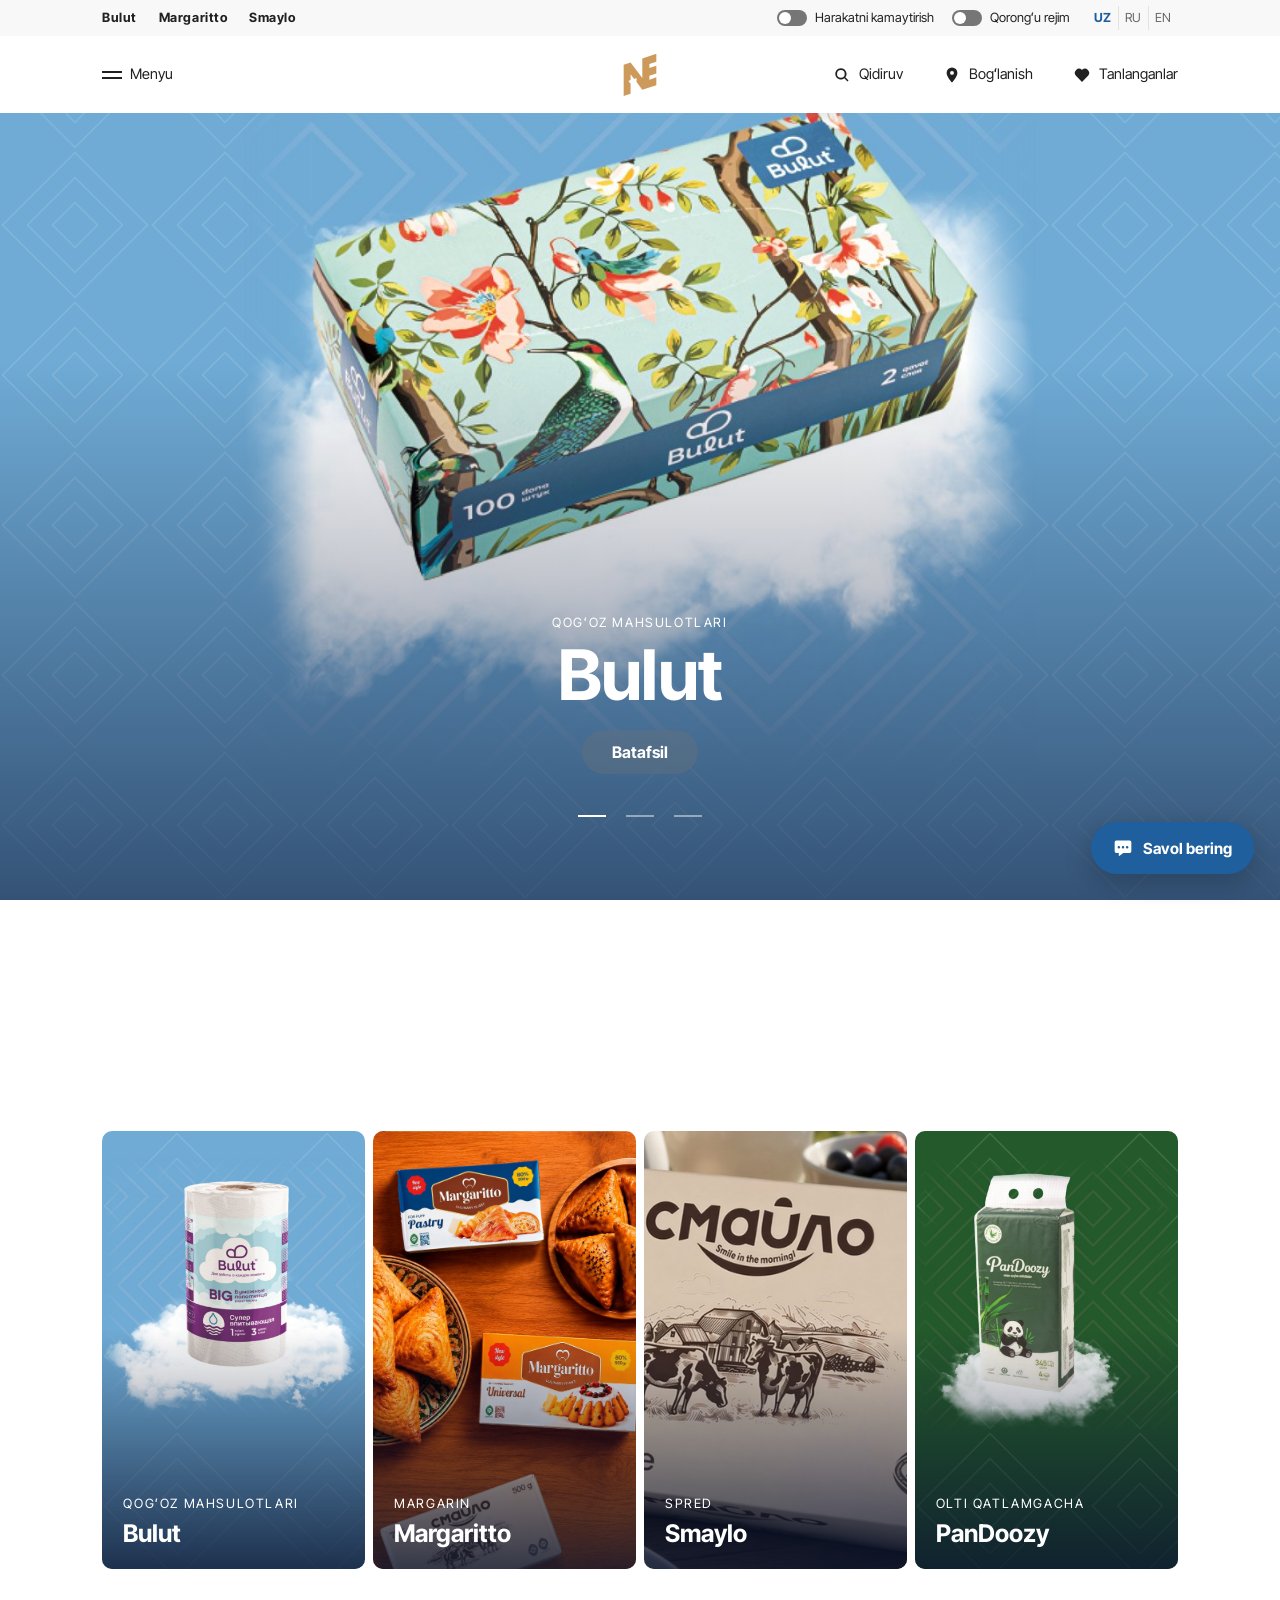
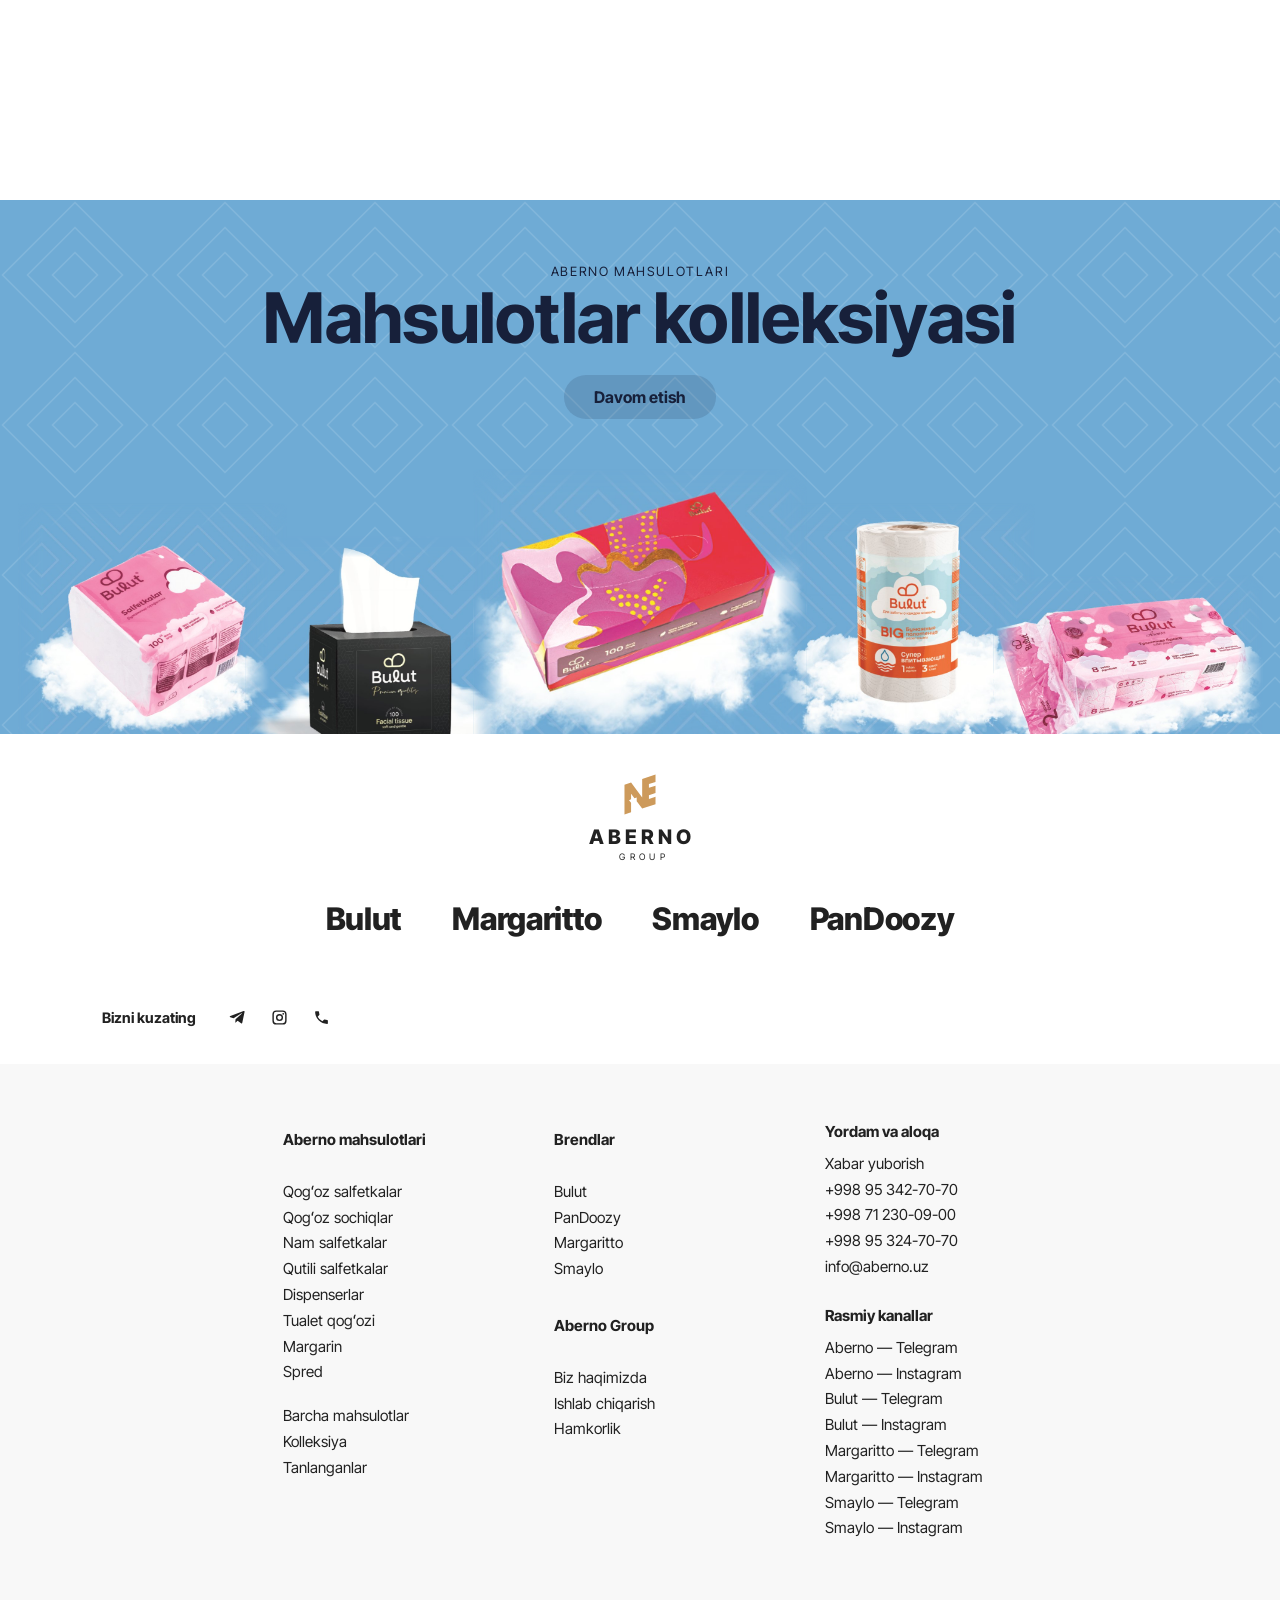
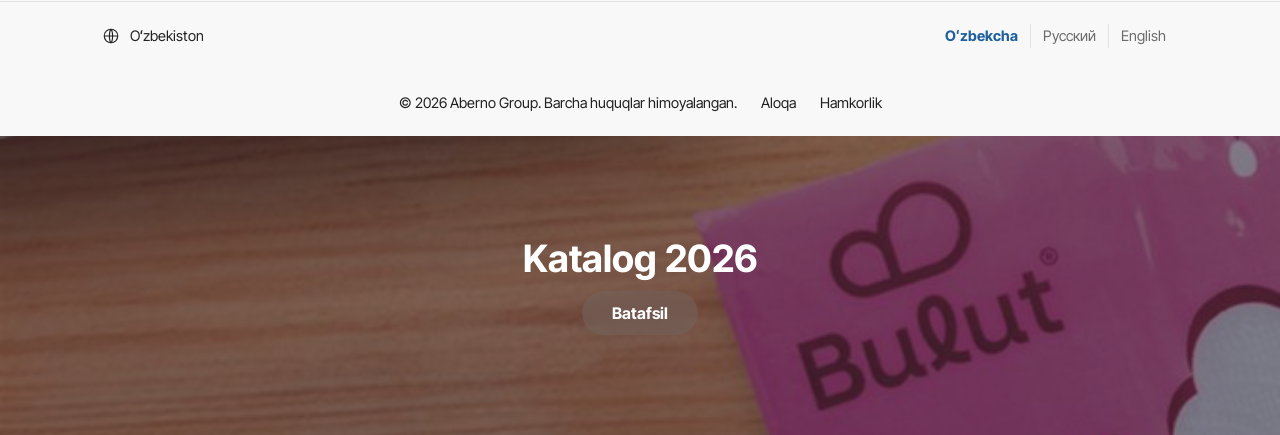
<file: index.html>
<!DOCTYPE html>
<html lang="uz">
<head>
  <meta charset="UTF-8">
  <meta name="viewport" content="width=device-width, initial-scale=1.0">
  <title>Aberno Group — Bulut qogʻoz mahsulotlari, Margaritto va Smaylo</title>
  <meta name="description" content="Aberno Group — 2021-yilda tashkil etilgan oʻzbek ishlab chiqarish kompaniyasi. Bulut qogʻoz mahsulotlari, Margaritto margarini va Smaylo spredi katalogi.">
  <link rel="icon" href="assets/img/favicon.svg" type="image/svg+xml">
  <link rel="preconnect" href="https://fonts.googleapis.com">
  <link rel="preconnect" href="https://fonts.gstatic.com" crossorigin>
  <link href="https://fonts.googleapis.com/css2?family=Inter+Tight:wght@300;400;700;800&display=swap" rel="stylesheet">
  <script>(function(){var d=document.documentElement,t,l;try{t=localStorage.getItem("theme");l=localStorage.getItem("lang")}catch(e){}var q=/[?&]lang=(uz|ru|en)\b/.exec(location.search);if(q)l=q[1];if(t!=="light"&&t!=="dark"){t=window.matchMedia&&matchMedia("(prefers-color-scheme: dark)").matches?"dark":"light"}d.setAttribute("data-theme",t);d.classList.add("js");if(l==="ru"||l==="en"){d.classList.add("i18n-pending");setTimeout(function(){d.classList.remove("i18n-pending")},3000)}})();</script>
  <link rel="stylesheet" href="assets/css/style.css">
  <script src="assets/js/data.js" defer></script>
  <script src="assets/js/i18n-dict.js" defer></script>
  <script src="assets/js/i18n.js" defer></script>
  <script src="assets/js/chat.js" defer></script>
  <script src="assets/js/main.js" defer></script>
</head>
<body>

  <header class="site-header" data-header></header>

  <main>
    <section class="hero">
      <div class="hero__stage">
        <div class="hero__slide sky is-on" aria-hidden="true">
          <img class="feather" src="assets/img/products/b06.jpg" alt="" width="900" height="900" fetchpriority="high">
        </div>
        <div class="hero__slide hero__slide--photo" aria-hidden="true">
          <img src="assets/img/hero-margaritto.jpg" alt="" loading="lazy">
        </div>
        <div class="hero__slide hero__slide--photo" aria-hidden="true">
          <img src="assets/img/hero-smaylo.jpg" alt="" loading="lazy">
        </div>
        <div class="hero__text">
          <div class="hero__copy is-on">
            <p class="eyebrow">Qogʻoz mahsulotlari</p>
            <h1 class="h100">Bulut</h1>
            <a class="btn btn--glass" href="bulut.html">Batafsil</a>
          </div>
          <div class="hero__copy">
            <p class="eyebrow">Margarin</p>
            <p class="h100">Margaritto</p>
            <a class="btn btn--glass" href="margaritto.html">Batafsil</a>
          </div>
          <div class="hero__copy">
            <p class="eyebrow">Spred</p>
            <p class="h100">Smaylo</p>
            <a class="btn btn--glass" href="smaylo.html">Batafsil</a>
          </div>
        </div>
        <div class="hero__dots">
          <button class="hero__dot" type="button" aria-pressed="true" aria-label="Bulut"></button>
          <button class="hero__dot" type="button" aria-pressed="false" aria-label="Margaritto"></button>
          <button class="hero__dot" type="button" aria-pressed="false" aria-label="Smaylo"></button>
        </div>
        <div class="hero__shade"></div>
      </div>

      <div class="roller">
        <ul class="roller__list">
          <li>
            <a class="mcard sky" href="bulut.html">
              <img class="mcard__img mcard__img--top feather" src="assets/img/products/t05.jpg" alt="" loading="lazy" width="900" height="900">
              <div class="mcard__text"><p class="eyebrow">Qogʻoz mahsulotlari</p><h2 class="mcard__title">Bulut</h2></div>
            </a>
          </li>
          <li>
            <a class="mcard" href="margaritto.html">
              <img class="mcard__img" src="assets/img/cover-food.jpg" alt="" loading="lazy">
              <div class="mcard__text"><p class="eyebrow">Margarin</p><h2 class="mcard__title">Margaritto</h2></div>
            </a>
          </li>
          <li>
            <a class="mcard" href="smaylo.html">
              <img class="mcard__img mcard__img--pos" src="assets/img/card-smaylo.jpg" alt="" loading="lazy">
              <div class="mcard__text"><p class="eyebrow">Spred</p><h2 class="mcard__title">Smaylo</h2></div>
            </a>
          </li>
          <li>
            <a class="mcard sky sky--leaf" href="pandoozy.html">
              <img class="mcard__img mcard__img--top feather" src="assets/img/products/p03.jpg" alt="" loading="lazy" width="900" height="900">
              <div class="mcard__text"><p class="eyebrow">Olti qatlamgacha</p><h2 class="mcard__title">PanDoozy</h2></div>
            </a>
          </li>
        </ul>
      </div>
    </section>

    <section class="push sky">
      <div class="push__text">
        <p class="eyebrow">Aberno mahsulotlari</p>
        <h2 class="h100">Mahsulotlar kolleksiyasi</h2>
        <a class="btn btn--ink" href="catalog.html">Davom etish</a>
      </div>
      <div class="push__row" aria-hidden="true">
        <img class="feather" src="assets/img/products/s03.jpg" alt="" loading="lazy" width="900" height="900">
        <img class="feather" src="assets/img/products/u02.jpg" alt="" loading="lazy" width="900" height="900">
        <img class="feather" src="assets/img/products/b02.jpg" alt="" loading="lazy" width="900" height="900">
        <img class="feather" src="assets/img/products/t06.jpg" alt="" loading="lazy" width="900" height="900">
        <img class="feather" src="assets/img/products/h05.jpg" alt="" loading="lazy" width="900" height="900">
      </div>
    </section>
  </main>

  <footer class="site-footer" data-footer></footer>
</body>
</html>
</file>
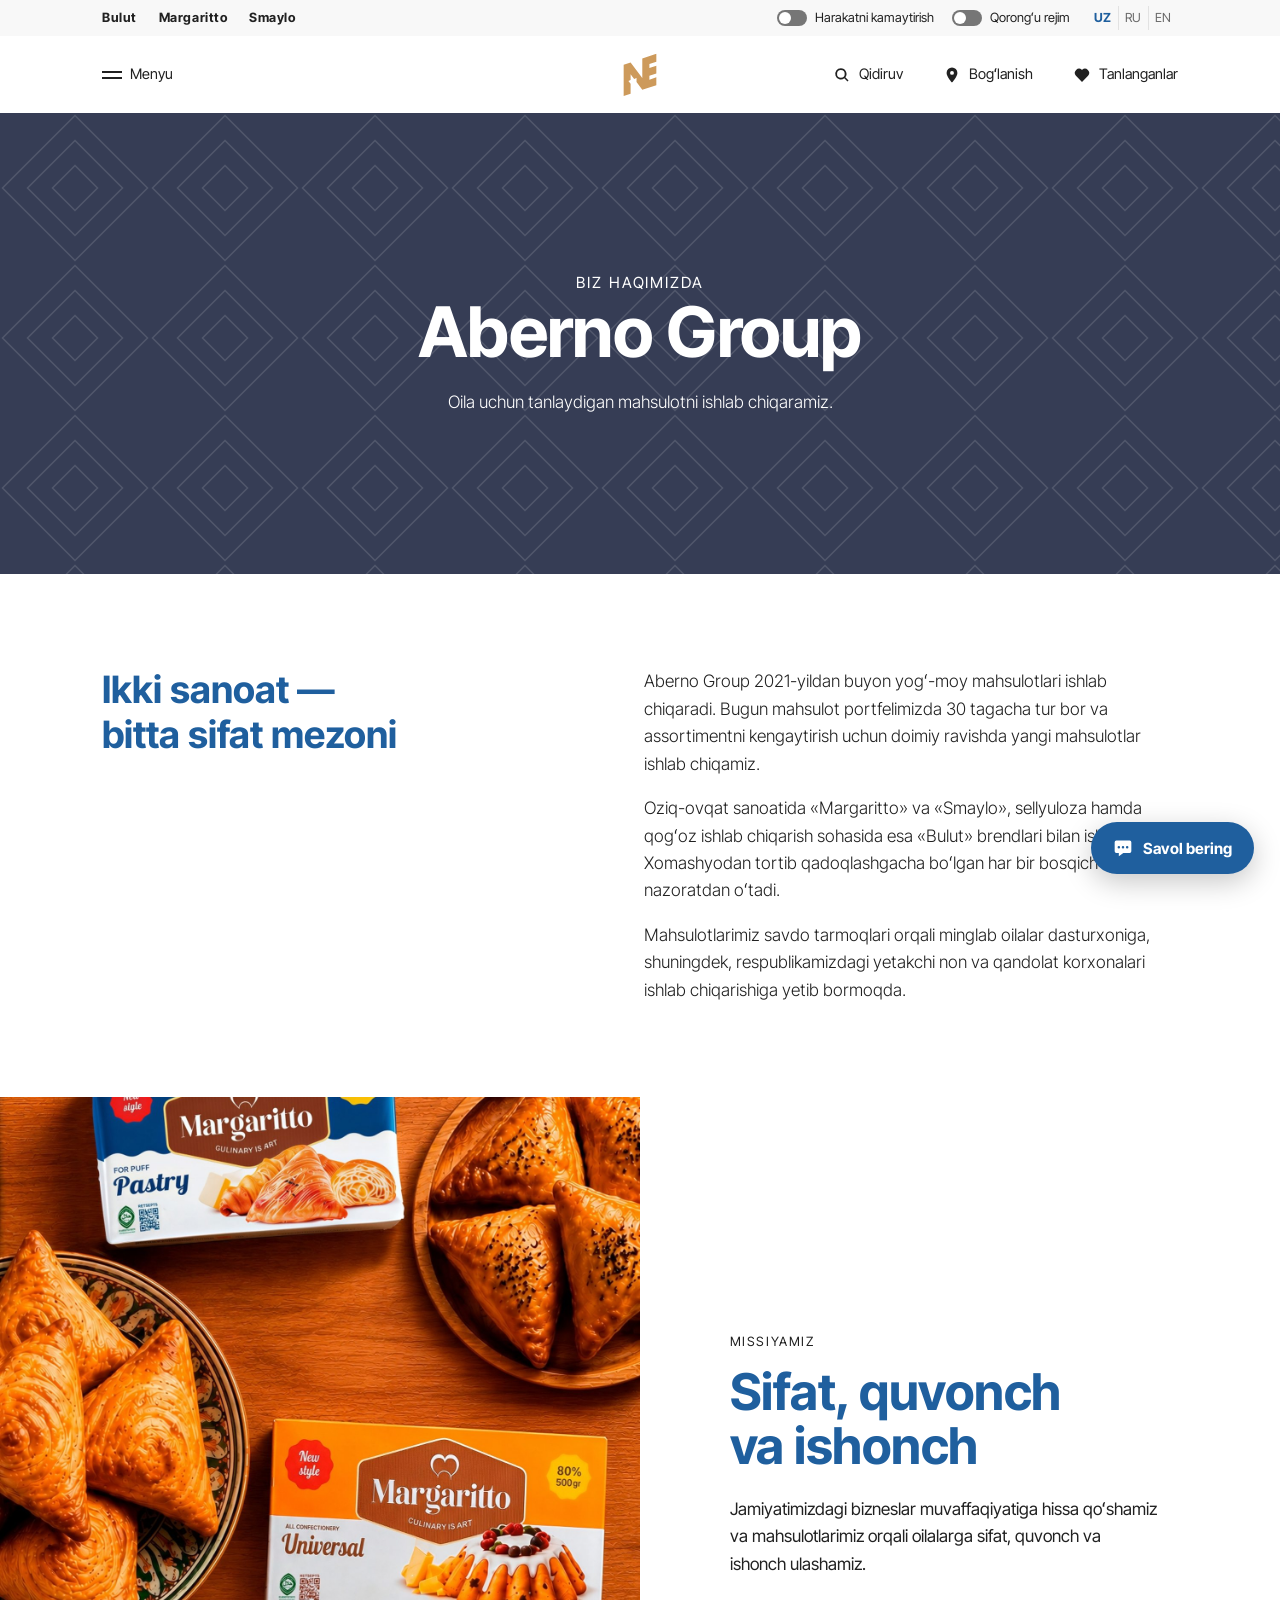
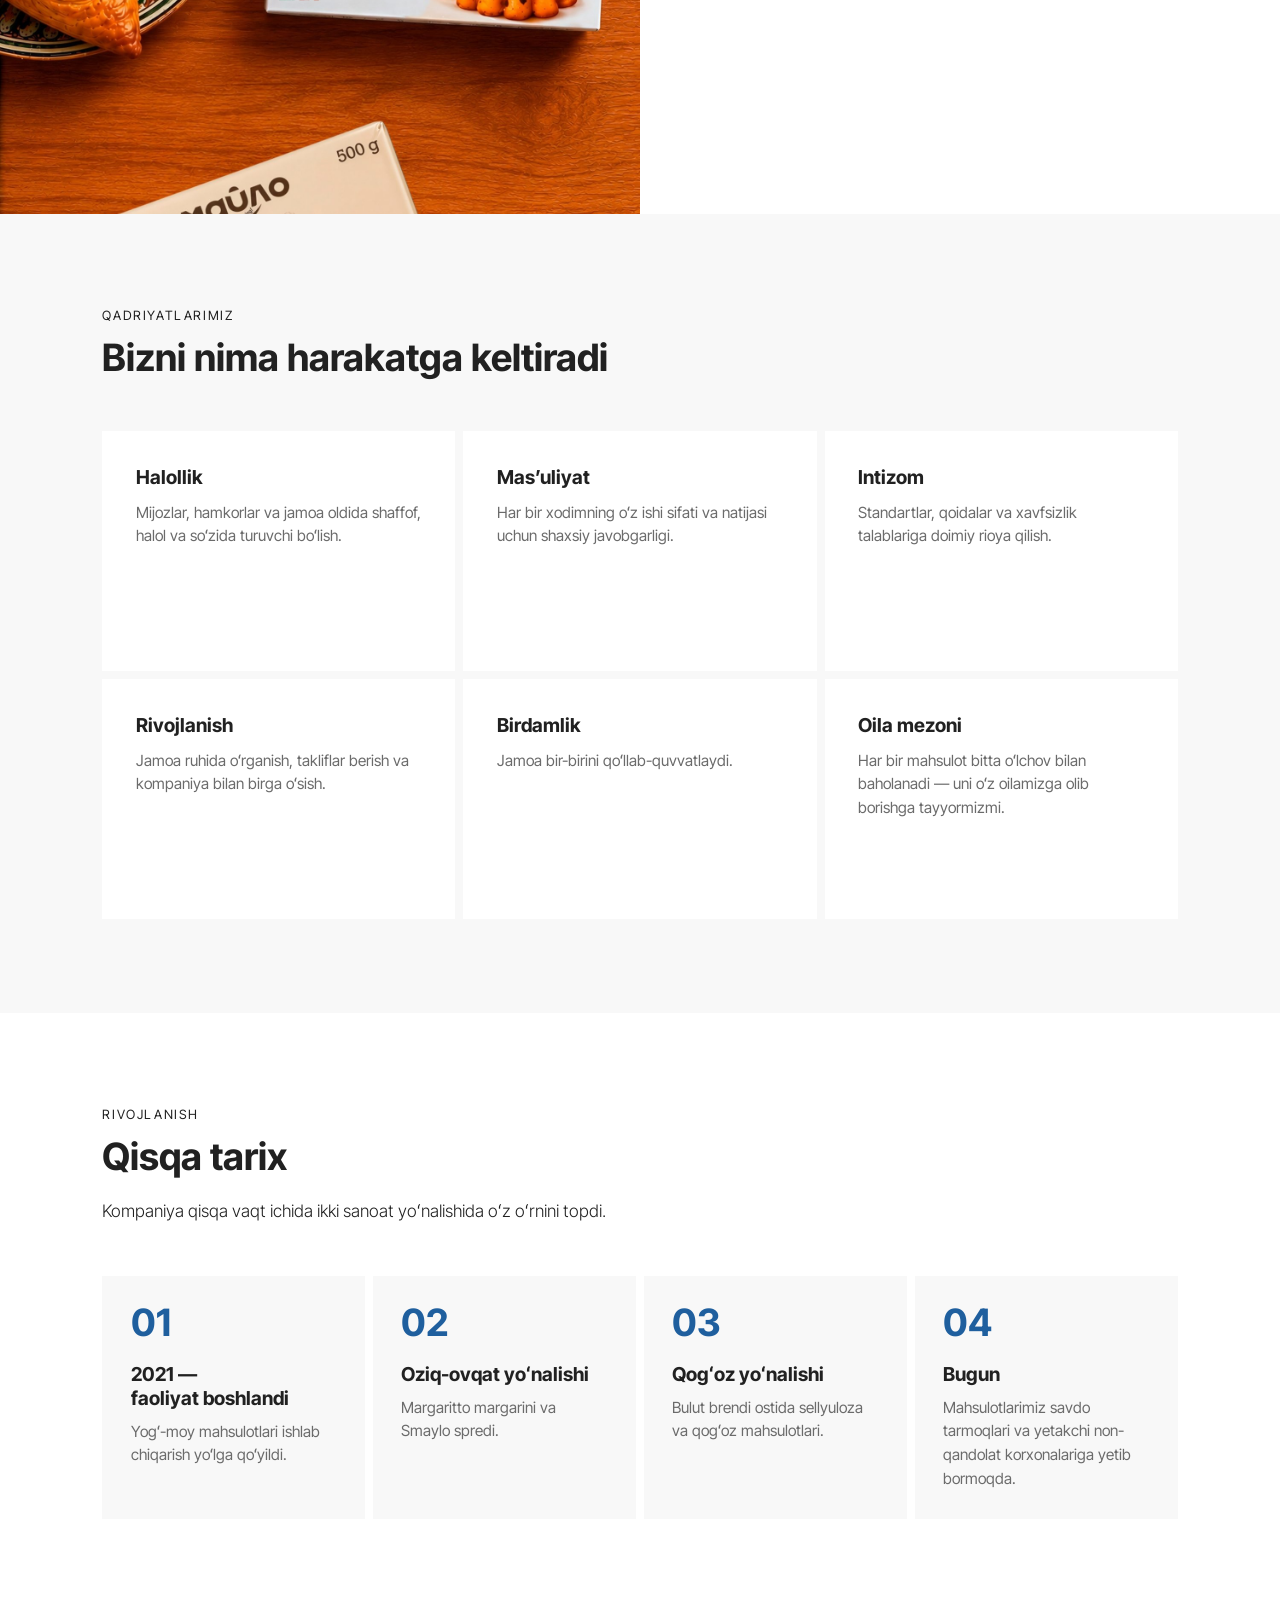
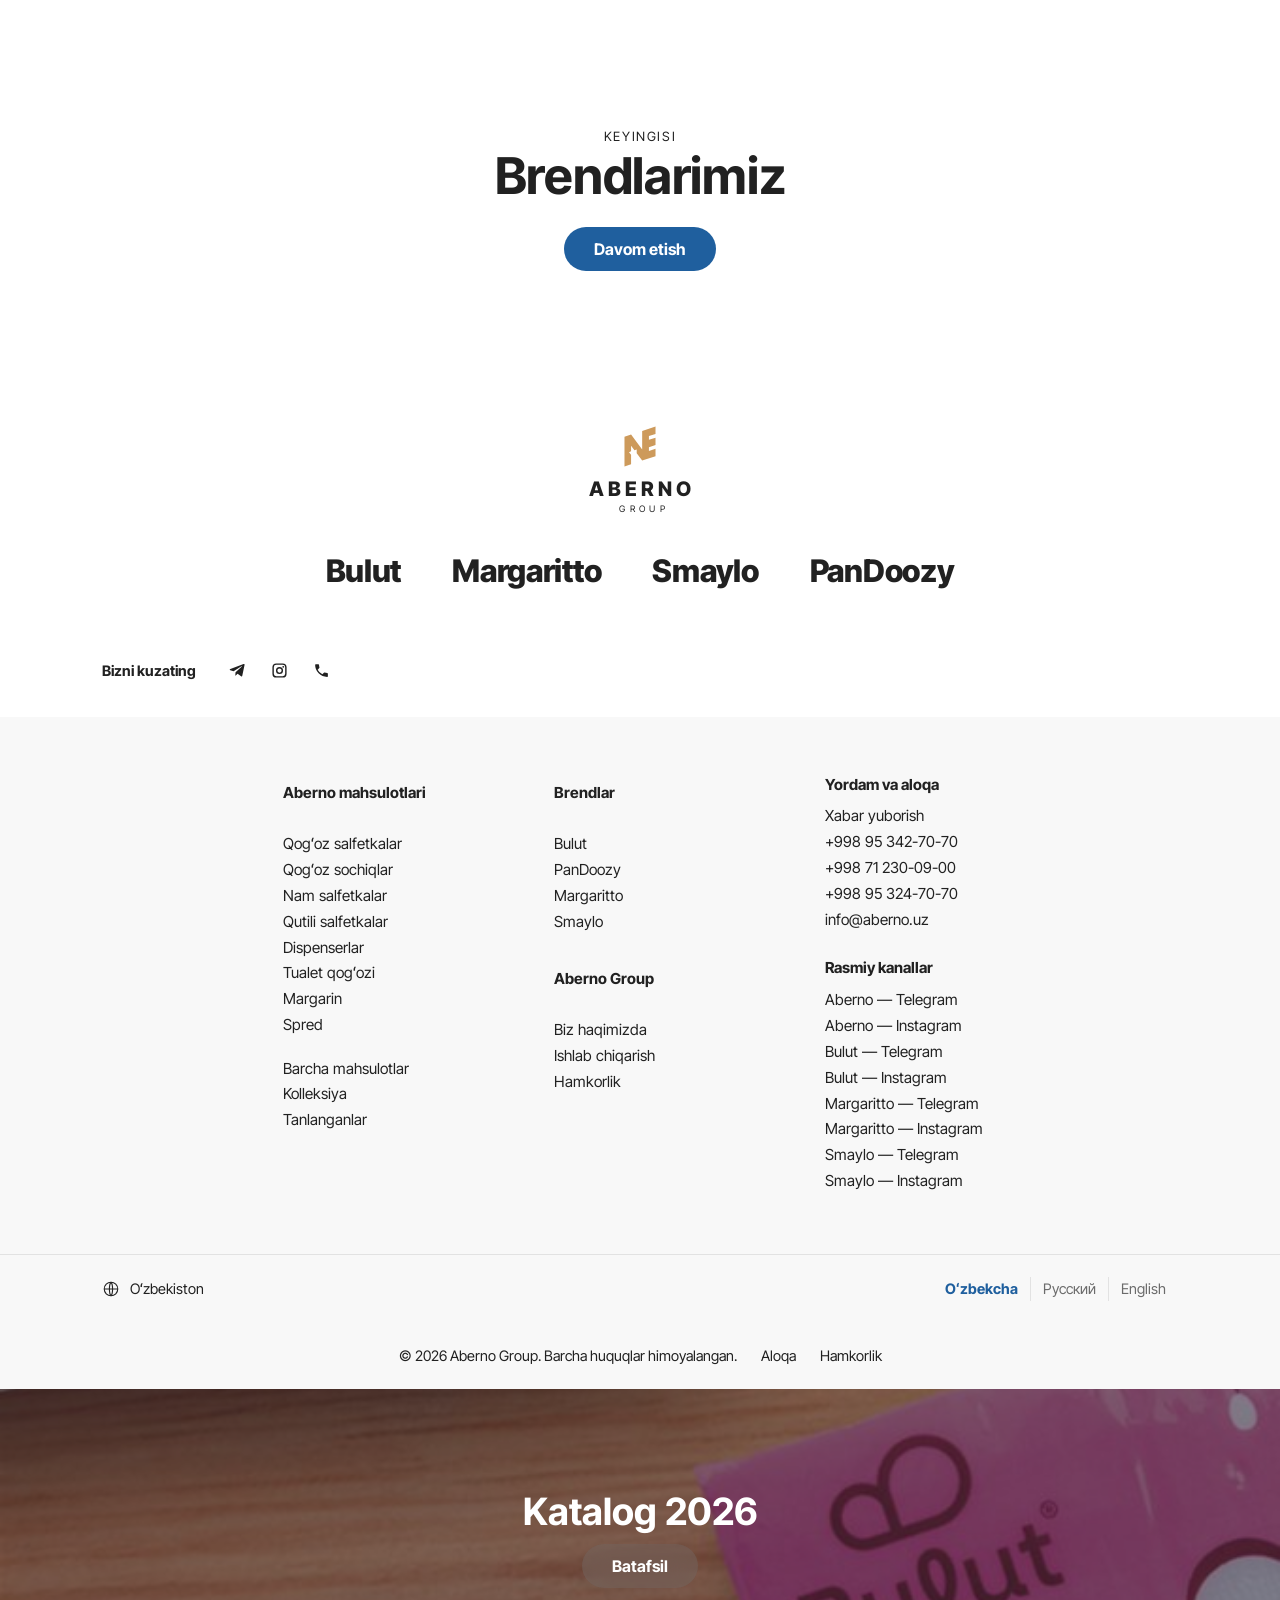
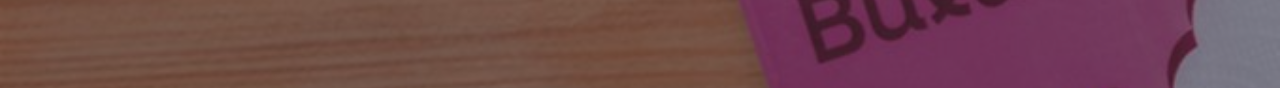
<file: about.html>
<!DOCTYPE html>
<html lang="uz">
<head>
  <meta charset="UTF-8">
  <meta name="viewport" content="width=device-width, initial-scale=1.0">
  <title>Biz haqimizda — Aberno Group</title>
  <meta name="description" content="Aberno Group — 2021-yildan yogʻ-moy mahsulotlari va qogʻoz mahsulotlari ishlab chiqaruvchi oʻzbek kompaniyasi. Missiya va qadriyatlar.">
  <link rel="icon" href="assets/img/favicon.svg" type="image/svg+xml">
  <link rel="preconnect" href="https://fonts.googleapis.com">
  <link rel="preconnect" href="https://fonts.gstatic.com" crossorigin>
  <link href="https://fonts.googleapis.com/css2?family=Inter+Tight:wght@300;400;700;800&display=swap" rel="stylesheet">
  <script>(function(){var d=document.documentElement,t,l;try{t=localStorage.getItem("theme");l=localStorage.getItem("lang")}catch(e){}var q=/[?&]lang=(uz|ru|en)\b/.exec(location.search);if(q)l=q[1];if(t!=="light"&&t!=="dark"){t=window.matchMedia&&matchMedia("(prefers-color-scheme: dark)").matches?"dark":"light"}d.setAttribute("data-theme",t);d.classList.add("js");if(l==="ru"||l==="en"){d.classList.add("i18n-pending");setTimeout(function(){d.classList.remove("i18n-pending")},3000)}})();</script>
  <link rel="stylesheet" href="assets/css/style.css">
  <script src="assets/js/data.js" defer></script>
  <script src="assets/js/i18n-dict.js" defer></script>
  <script src="assets/js/i18n.js" defer></script>
  <script src="assets/js/chat.js" defer></script>
  <script src="assets/js/main.js" defer></script>
</head>
<body>

  <header class="site-header" data-header></header>

  <main>
    <section class="cover sky sky--navy">
      <p class="eyebrow eyebrow--lg">Biz haqimizda</p>
      <h1 class="h100">Aberno Group</h1>
      <p class="cover__lead">Oila uchun tanlaydigan mahsulotni ishlab chiqaramiz.</p>
    </section>

    <section class="split">
      <h2 class="h50 accent reveal">Ikki sanoat — bitta sifat mezoni</h2>
      <div class="reveal">
        <p class="lead">Aberno Group 2021-yildan buyon yogʻ-moy mahsulotlari ishlab chiqaradi. Bugun mahsulot portfelimizda 30 tagacha tur bor va assortimentni kengaytirish uchun doimiy ravishda yangi mahsulotlar ishlab chiqamiz.</p>
        <p class="lead">Oziq-ovqat sanoatida «Margaritto» va «Smaylo», sellyuloza hamda qogʻoz ishlab chiqarish sohasida esa «Bulut» brendlari bilan ishlaymiz. Xomashyodan tortib qadoqlashgacha boʻlgan har bir bosqich qatʼiy nazoratdan oʻtadi.</p>
        <p class="lead">Mahsulotlarimiz savdo tarmoqlari orqali minglab oilalar dasturxoniga, shuningdek, respublikamizdagi yetakchi non va qandolat korxonalari ishlab chiqarishiga yetib bormoqda.</p>
      </div>
    </section>

    <section class="feature">
      <div class="feature__media feature__media--photo"><img src="assets/img/cover-food.jpg" alt="Margaritto va Smaylo mahsulotlari somsa bilan" loading="lazy"></div>
      <div class="feature__text reveal">
        <p class="eyebrow">Missiyamiz</p>
        <h2 class="h70">Sifat, quvonch va ishonch</h2>
        <p>Jamiyatimizdagi bizneslar muvaffaqiyatiga hissa qoʻshamiz va mahsulotlarimiz orqali oilalarga sifat, quvonch va ishonch ulashamiz.</p>
      </div>
    </section>

    <section class="block block--soft">
      <div class="block__head reveal">
        <p class="eyebrow">Qadriyatlarimiz</p>
        <h2 class="h50">Bizni nima harakatga keltiradi</h2>
      </div>
      <div class="tiles">
        <div class="tile reveal"><h3>Halollik</h3><p>Mijozlar, hamkorlar va jamoa oldida shaffof, halol va soʻzida turuvchi boʻlish.</p></div>
        <div class="tile reveal"><h3>Masʼuliyat</h3><p>Har bir xodimning oʻz ishi sifati va natijasi uchun shaxsiy javobgarligi.</p></div>
        <div class="tile reveal"><h3>Intizom</h3><p>Standartlar, qoidalar va xavfsizlik talablariga doimiy rioya qilish.</p></div>
        <div class="tile reveal"><h3>Rivojlanish</h3><p>Jamoa ruhida oʻrganish, takliflar berish va kompaniya bilan birga oʻsish.</p></div>
        <div class="tile reveal"><h3>Birdamlik</h3><p>Jamoa bir-birini qoʻllab-quvvatlaydi.</p></div>
        <div class="tile reveal"><h3>Oila mezoni</h3><p>Har bir mahsulot bitta oʻlchov bilan baholanadi — uni oʻz oilamizga olib borishga tayyormizmi.</p></div>
      </div>
    </section>

    <section class="block">
      <div class="block__head reveal">
        <p class="eyebrow">Rivojlanish</p>
        <h2 class="h50">Qisqa tarix</h2>
        <p>Kompaniya qisqa vaqt ichida ikki sanoat yoʻnalishida oʻz oʻrnini topdi.</p>
      </div>
      <ol class="steps steps--4">
        <li class="reveal"><h3>2021 — faoliyat boshlandi</h3><p>Yogʻ-moy mahsulotlari ishlab chiqarish yoʻlga qoʻyildi.</p></li>
        <li class="reveal"><h3>Oziq-ovqat yoʻnalishi</h3><p>Margaritto margarini va Smaylo spredi.</p></li>
        <li class="reveal"><h3>Qogʻoz yoʻnalishi</h3><p>Bulut brendi ostida sellyuloza va qogʻoz mahsulotlari.</p></li>
        <li class="reveal"><h3>Bugun</h3><p>Mahsulotlarimiz savdo tarmoqlari va yetakchi non-qandolat korxonalariga yetib bormoqda.</p></li>
      </ol>
    </section>

    <section class="next">
      <p class="eyebrow">Keyingisi</p>
      <h2 class="h70">Brendlarimiz</h2>
      <a class="btn" href="brands.html">Davom etish</a>
    </section>
  </main>

  <footer class="site-footer" data-footer></footer>
</body>
</html>
</file>
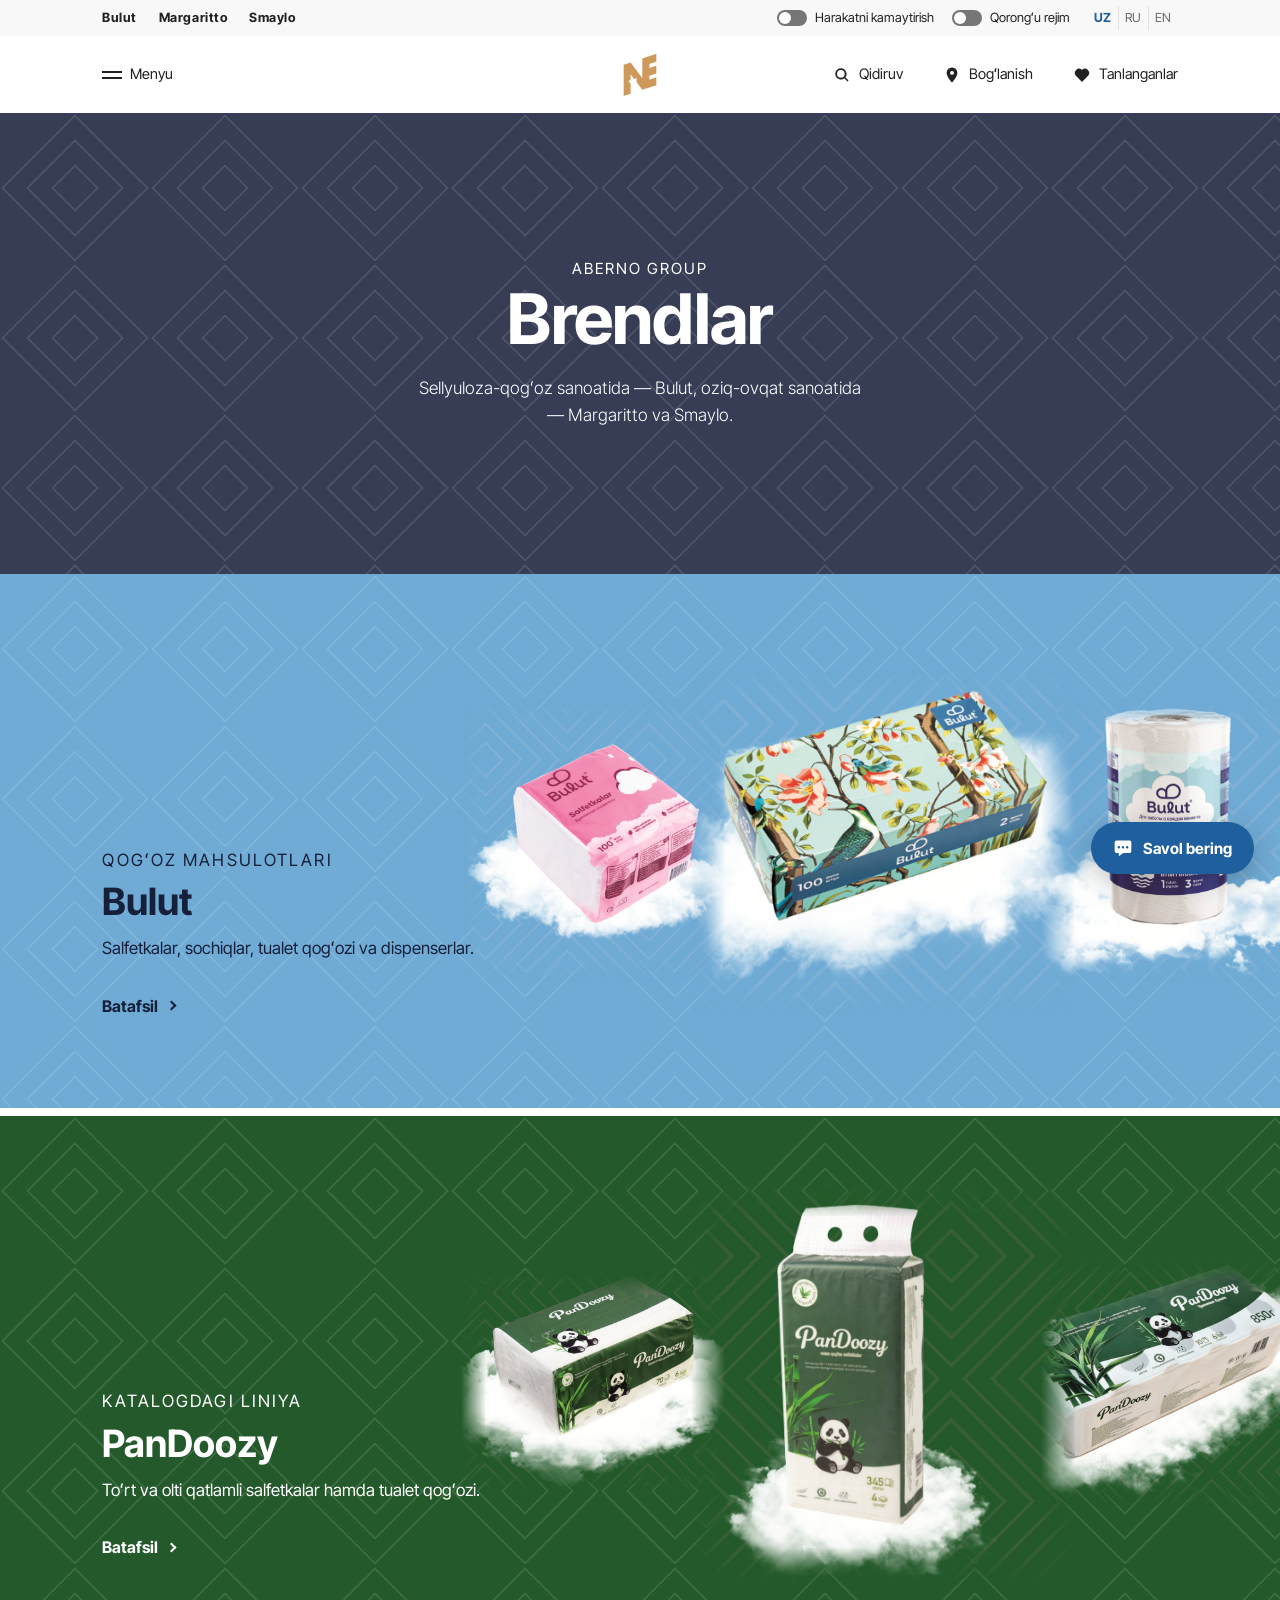
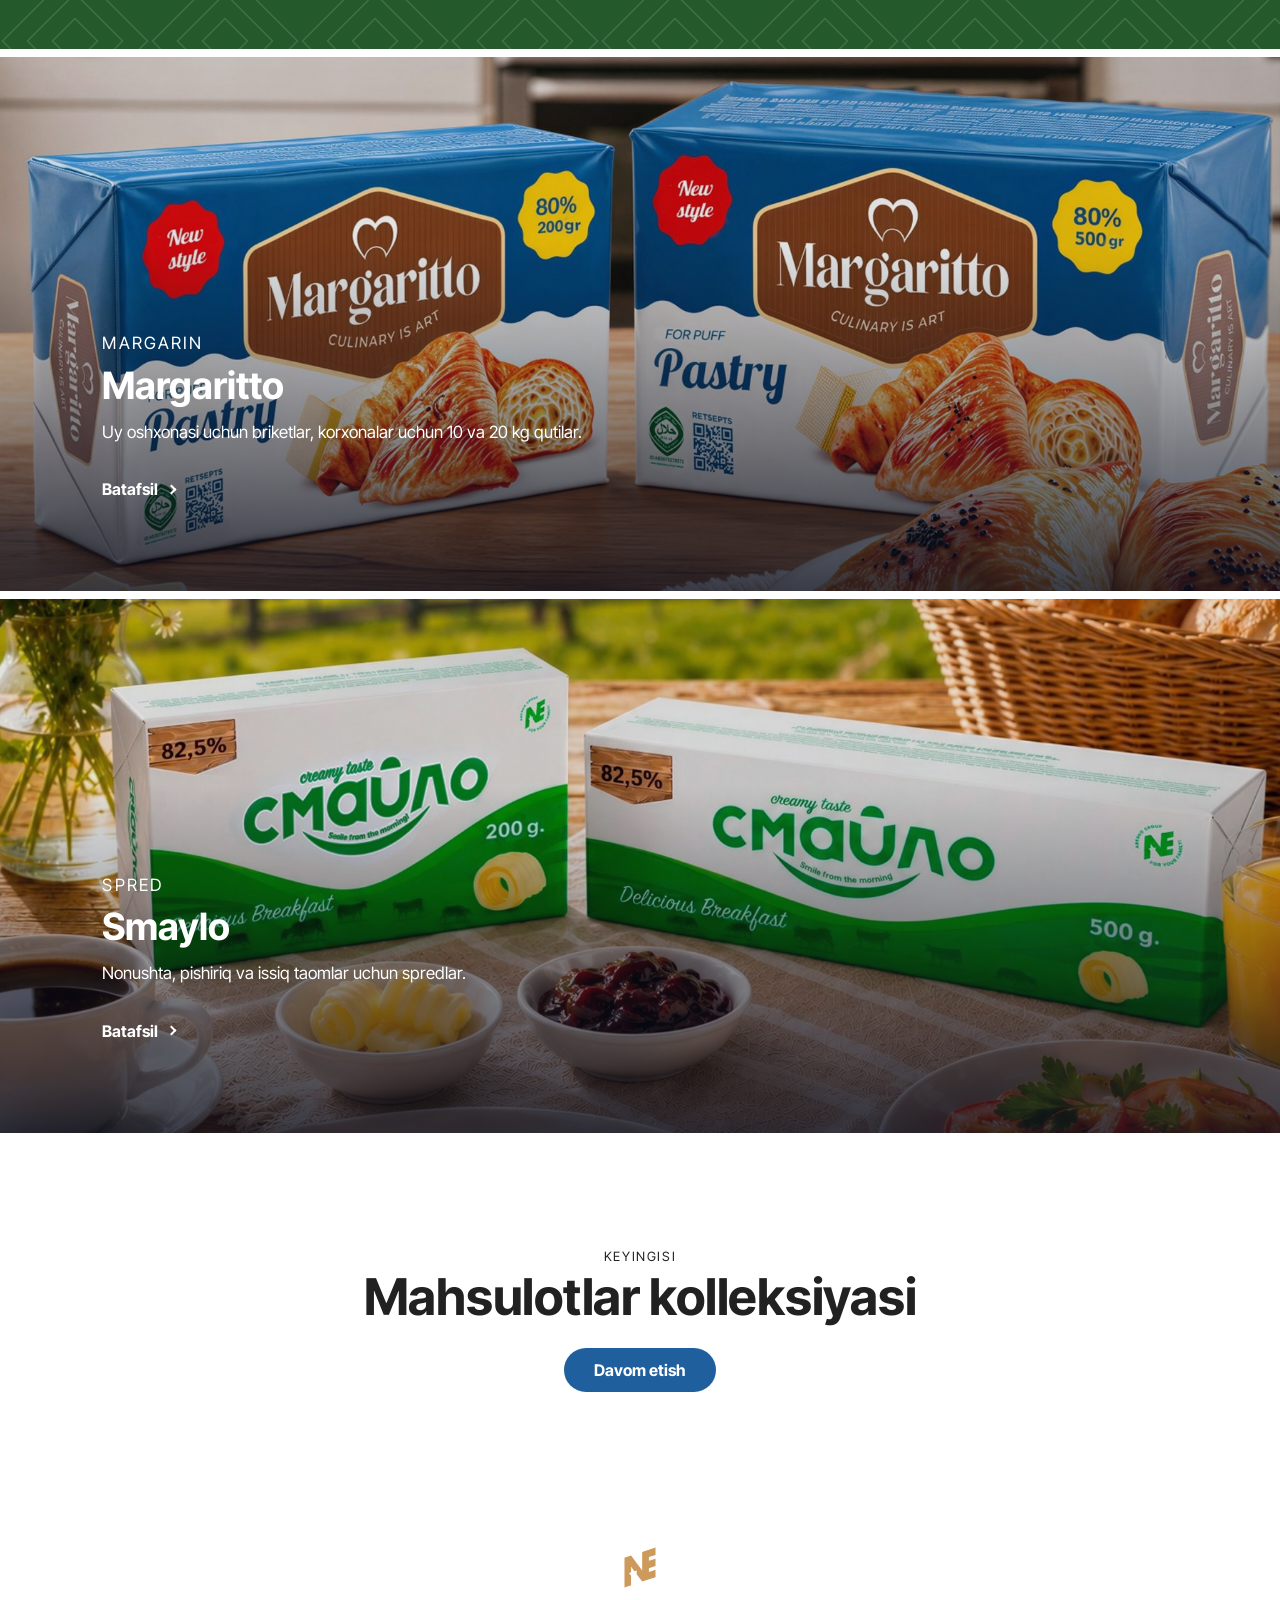
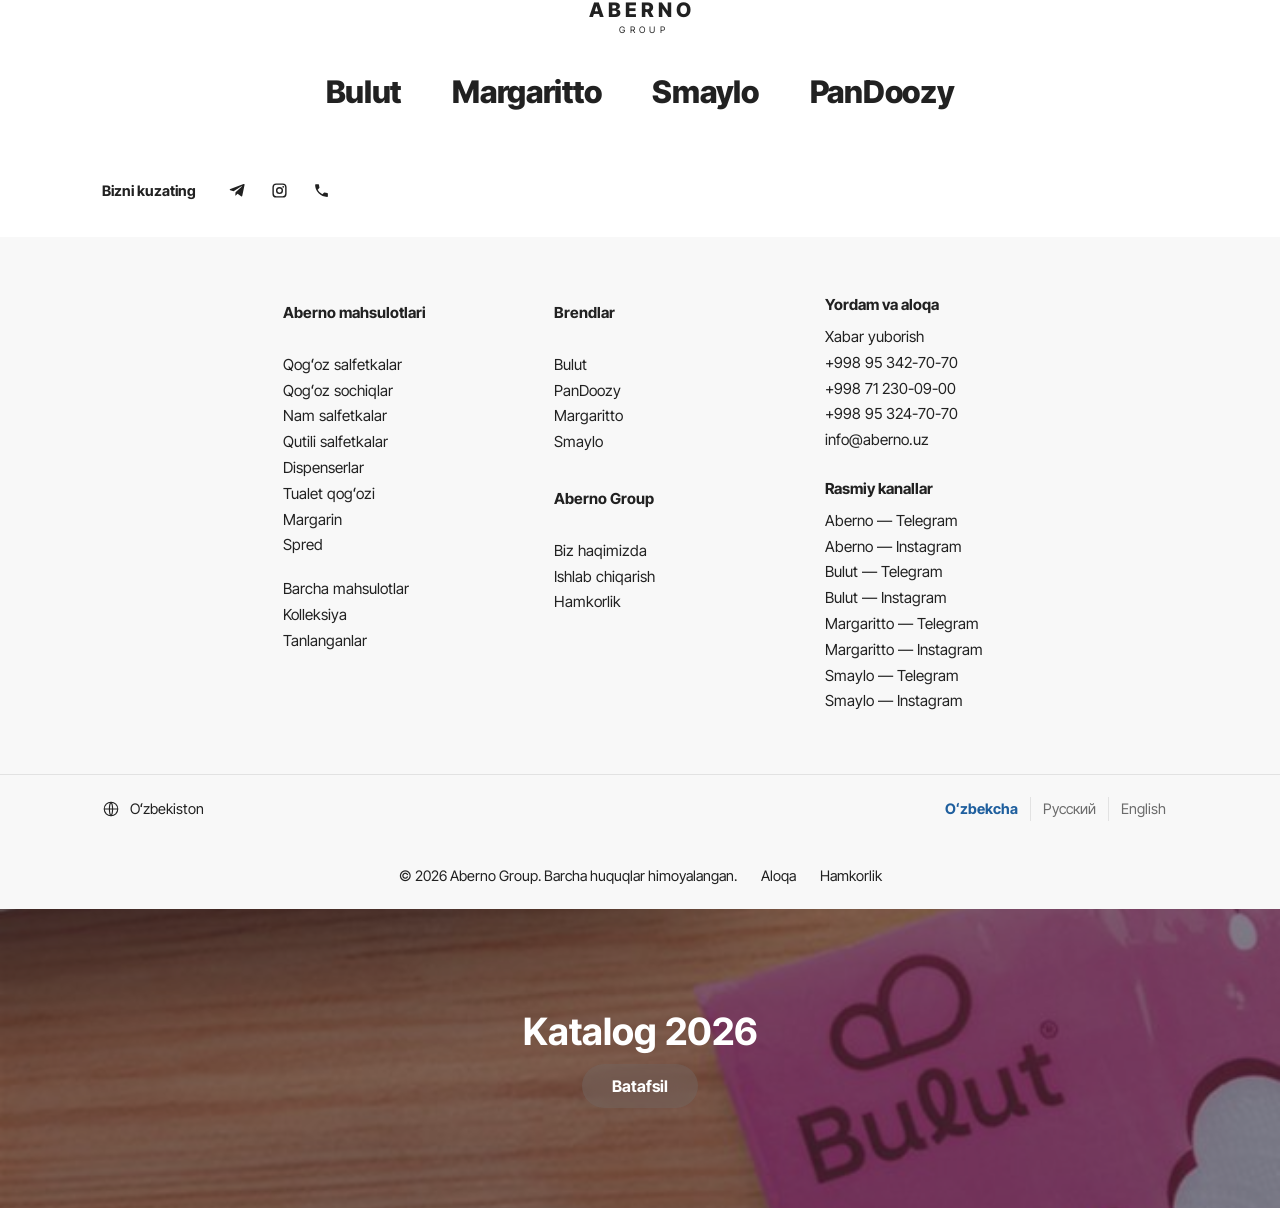
<file: brands.html>
<!DOCTYPE html>
<html lang="uz">
<head>
  <meta charset="UTF-8">
  <meta name="viewport" content="width=device-width, initial-scale=1.0">
  <title>Brendlar — Aberno Group</title>
  <meta name="description" content="Aberno Group brendlari: Bulut qogʻoz mahsulotlari, PanDoozy, Margaritto margarini va Smaylo spredi.">
  <link rel="icon" href="assets/img/favicon.svg" type="image/svg+xml">
  <link rel="preconnect" href="https://fonts.googleapis.com">
  <link rel="preconnect" href="https://fonts.gstatic.com" crossorigin>
  <link href="https://fonts.googleapis.com/css2?family=Inter+Tight:wght@300;400;700;800&display=swap" rel="stylesheet">
  <script>(function(){var d=document.documentElement,t,l;try{t=localStorage.getItem("theme");l=localStorage.getItem("lang")}catch(e){}var q=/[?&]lang=(uz|ru|en)\b/.exec(location.search);if(q)l=q[1];if(t!=="light"&&t!=="dark"){t=window.matchMedia&&matchMedia("(prefers-color-scheme: dark)").matches?"dark":"light"}d.setAttribute("data-theme",t);d.classList.add("js");if(l==="ru"||l==="en"){d.classList.add("i18n-pending");setTimeout(function(){d.classList.remove("i18n-pending")},3000)}})();</script>
  <link rel="stylesheet" href="assets/css/style.css">
  <script src="assets/js/data.js" defer></script>
  <script src="assets/js/i18n-dict.js" defer></script>
  <script src="assets/js/i18n.js" defer></script>
  <script src="assets/js/chat.js" defer></script>
  <script src="assets/js/main.js" defer></script>
</head>
<body>

  <header class="site-header" data-header></header>

  <main>
    <section class="cover sky sky--navy">
      <p class="eyebrow eyebrow--lg">Aberno Group</p>
      <h1 class="h100">Brendlar</h1>
      <p class="cover__lead">Sellyuloza-qogʻoz sanoatida — Bulut, oziq-ovqat sanoatida — Margaritto va Smaylo.</p>
    </section>

    <ul class="banners">
      <li class="banner sky reveal">
        <div class="banner__row" aria-hidden="true">
          <img class="feather" src="assets/img/products/s03.jpg" alt="" loading="lazy" width="900" height="900">
          <img class="feather" src="assets/img/products/b06.jpg" alt="" loading="lazy" width="900" height="900">
          <img class="feather" src="assets/img/products/t02.jpg" alt="" loading="lazy" width="900" height="900">
        </div>
        <div class="banner__text">
          <p class="eyebrow">Qogʻoz mahsulotlari</p>
          <h2 class="h50">Bulut</h2>
          <p>Salfetkalar, sochiqlar, tualet qogʻozi va dispenserlar.</p>
          <span class="link">Batafsil</span>
        </div>
        <a class="banner__link" href="bulut.html" aria-label="Bulut — batafsil"></a>
      </li>
      <li class="banner sky sky--leaf reveal">
        <div class="banner__row" aria-hidden="true">
          <img class="feather" src="assets/img/products/p04.jpg" alt="" loading="lazy" width="900" height="900">
          <img class="feather" src="assets/img/products/p03.jpg" alt="" loading="lazy" width="900" height="900">
          <img class="feather" src="assets/img/products/p02.jpg" alt="" loading="lazy" width="900" height="900">
        </div>
        <div class="banner__text">
          <p class="eyebrow">Katalogdagi liniya</p>
          <h2 class="h50">PanDoozy</h2>
          <p>Toʻrt va olti qatlamli salfetkalar hamda tualet qogʻozi.</p>
          <span class="link">Batafsil</span>
        </div>
        <a class="banner__link" href="pandoozy.html" aria-label="PanDoozy — batafsil"></a>
      </li>
      <li class="banner banner--photo reveal">
        <img class="banner__bg" src="assets/img/products/m02.jpg" alt="" loading="lazy">
        <div class="banner__text">
          <p class="eyebrow">Margarin</p>
          <h2 class="h50">Margaritto</h2>
          <p>Uy oshxonasi uchun briketlar, korxonalar uchun 10 va 20 kg qutilar.</p>
          <span class="link">Batafsil</span>
        </div>
        <a class="banner__link" href="margaritto.html" aria-label="Margaritto — batafsil"></a>
      </li>
      <li class="banner banner--photo reveal">
        <img class="banner__bg" src="assets/img/products/y01.jpg" alt="" loading="lazy">
        <div class="banner__text">
          <p class="eyebrow">Spred</p>
          <h2 class="h50">Smaylo</h2>
          <p>Nonushta, pishiriq va issiq taomlar uchun spredlar.</p>
          <span class="link">Batafsil</span>
        </div>
        <a class="banner__link" href="smaylo.html" aria-label="Smaylo — batafsil"></a>
      </li>
    </ul>

    <section class="next">
      <p class="eyebrow">Keyingisi</p>
      <h2 class="h70">Mahsulotlar kolleksiyasi</h2>
      <a class="btn" href="catalog.html">Davom etish</a>
    </section>
  </main>

  <footer class="site-footer" data-footer></footer>
</body>
</html>
</file>
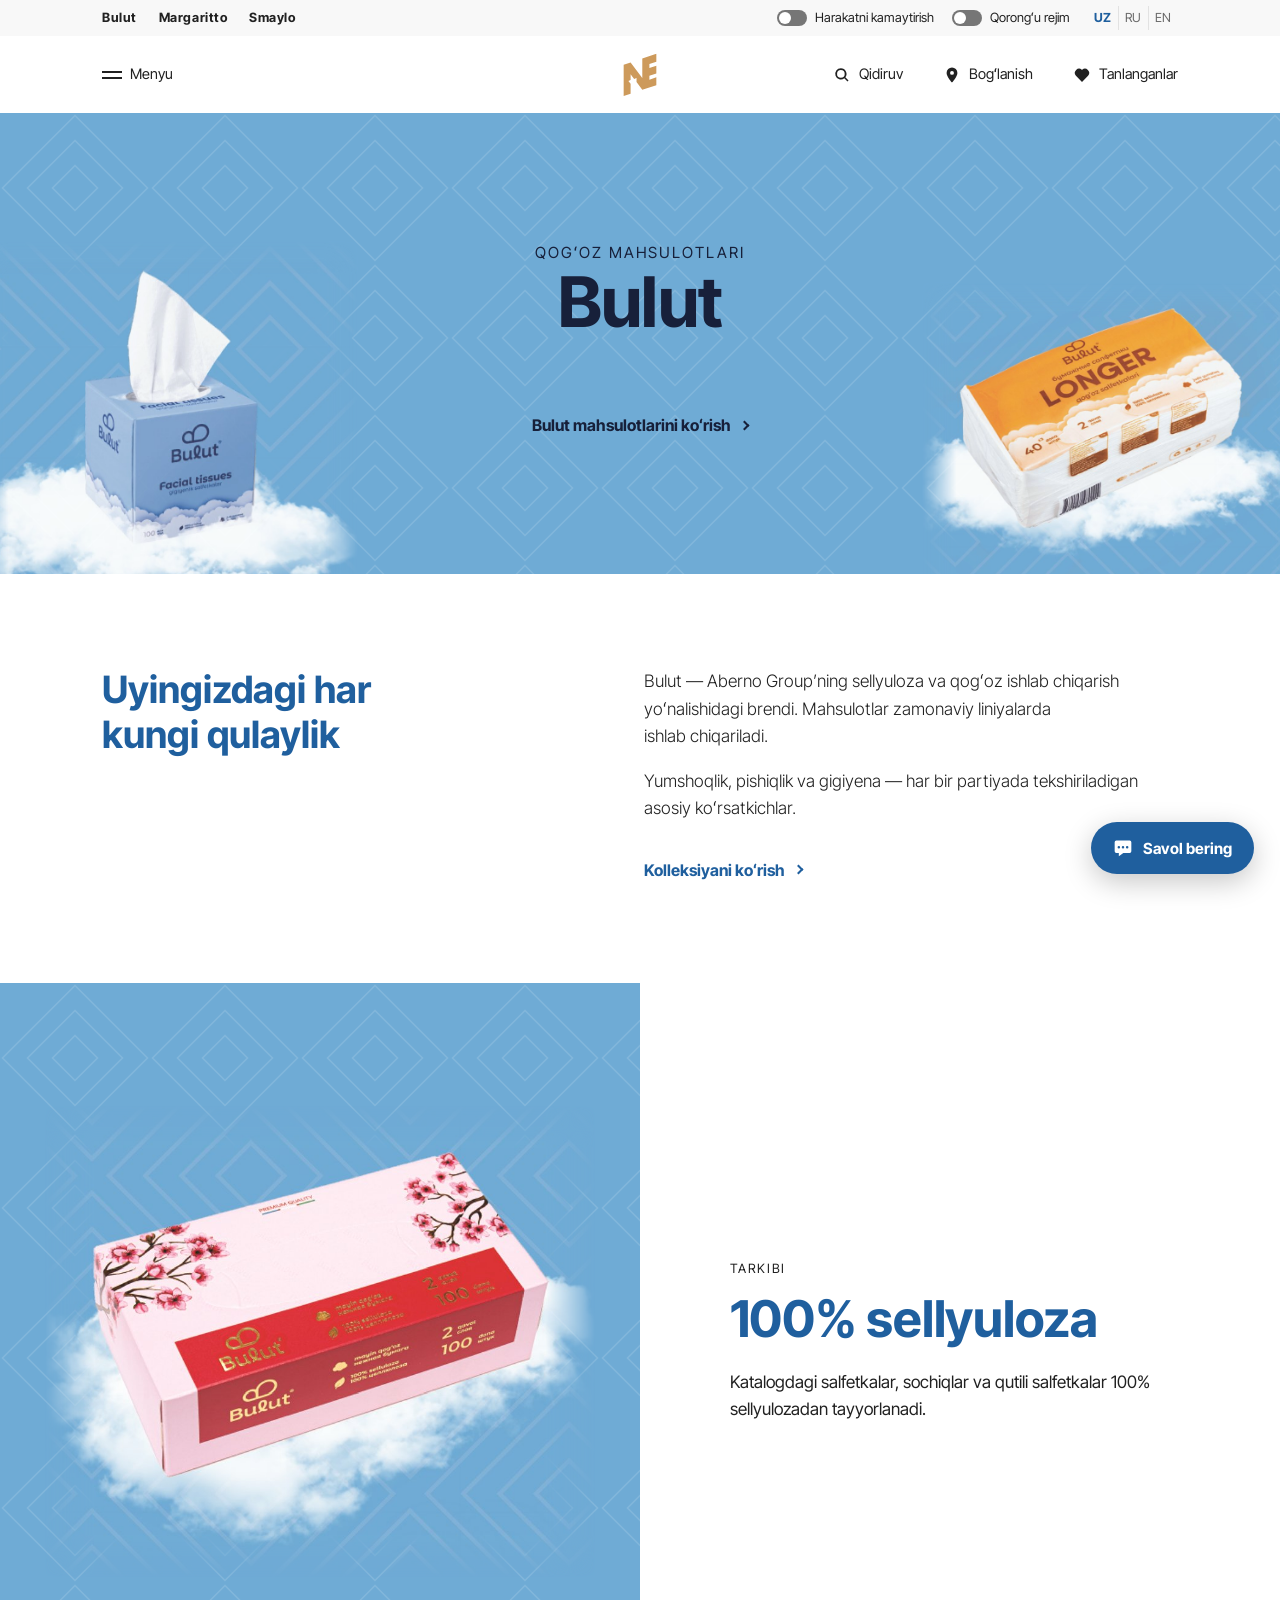
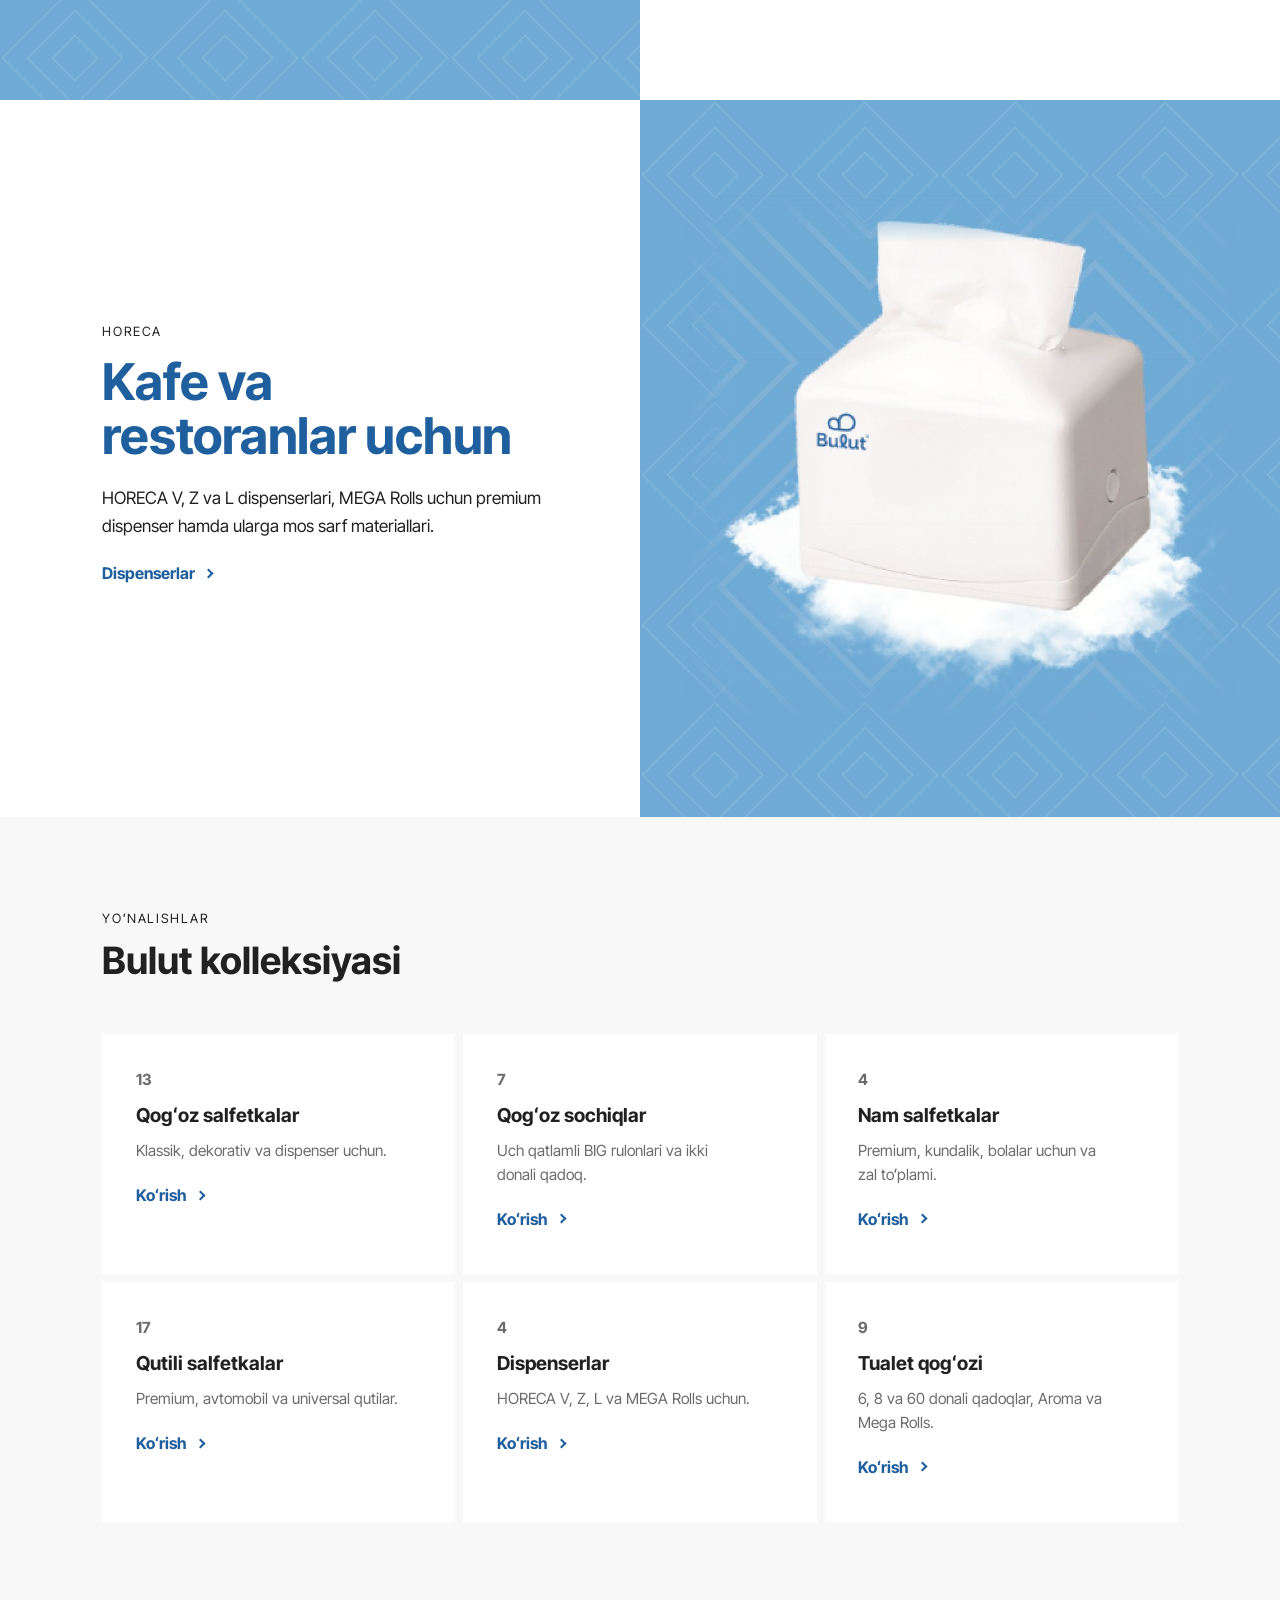
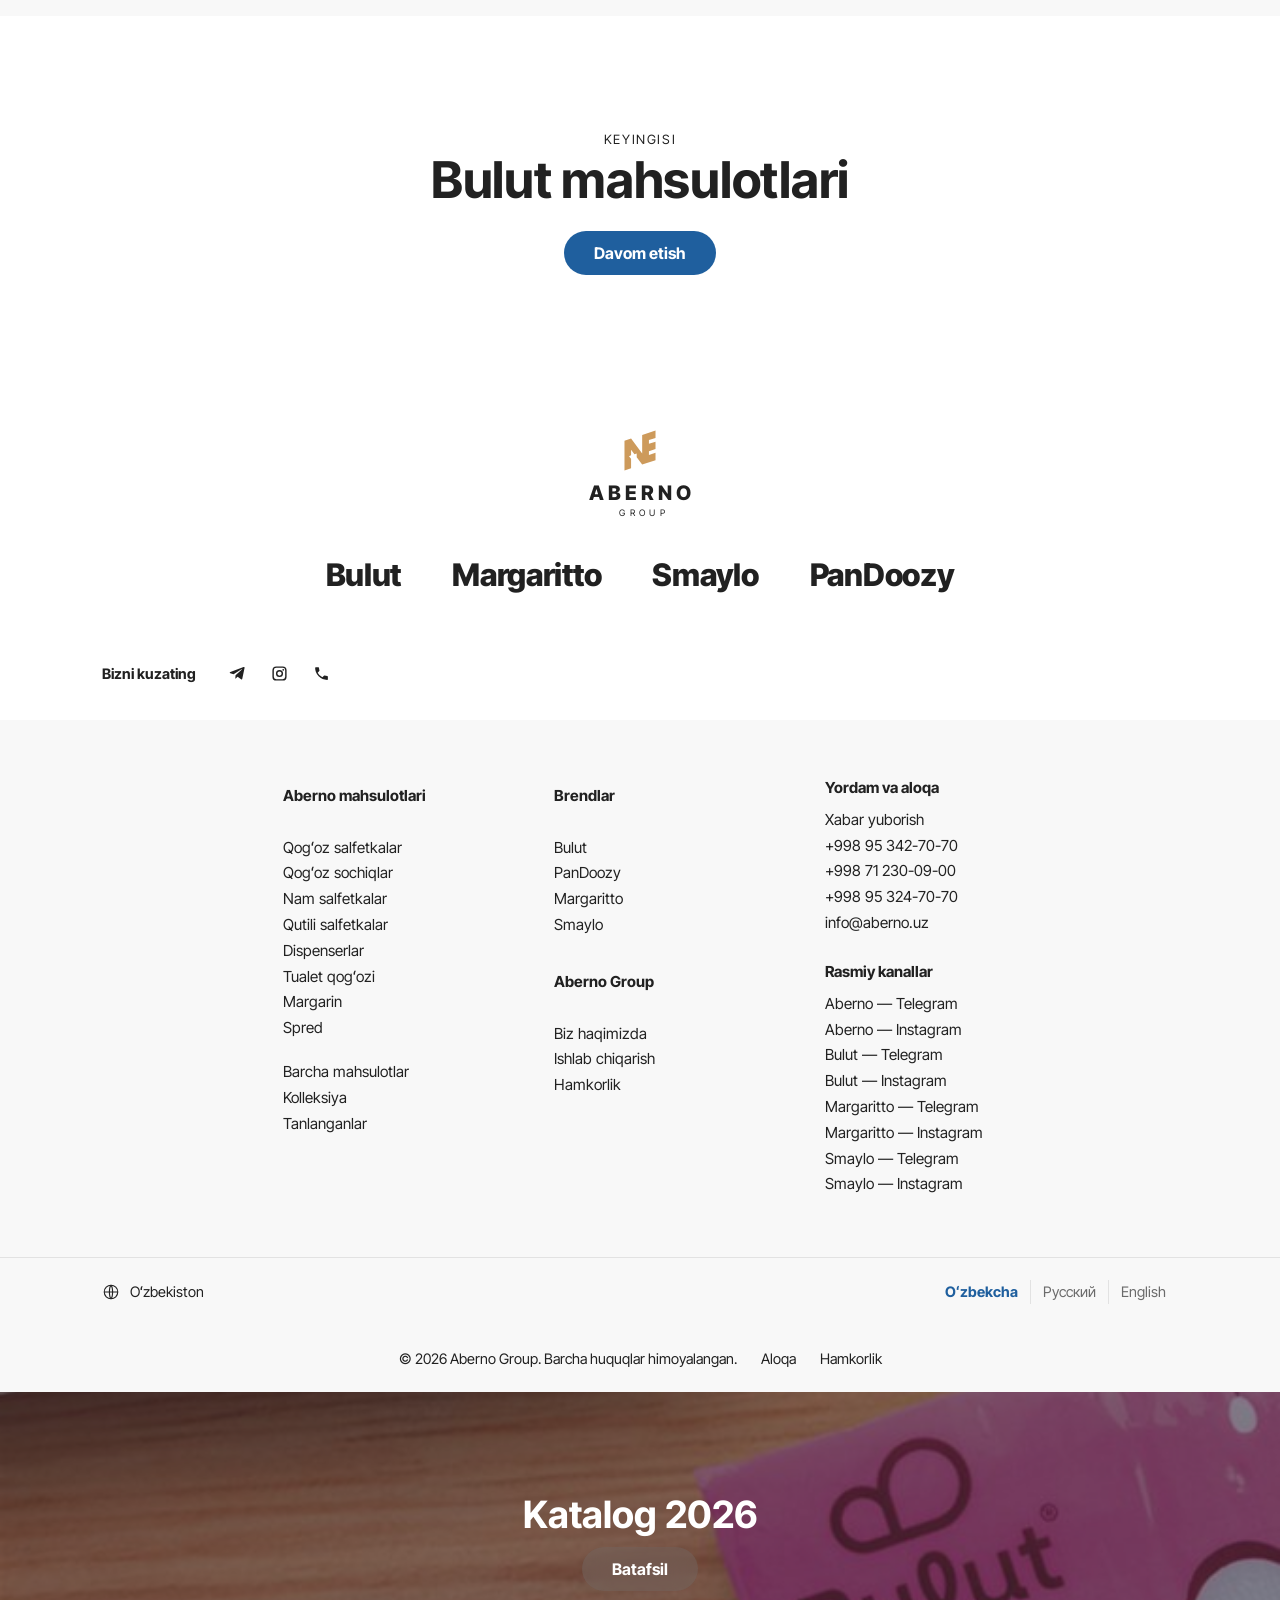
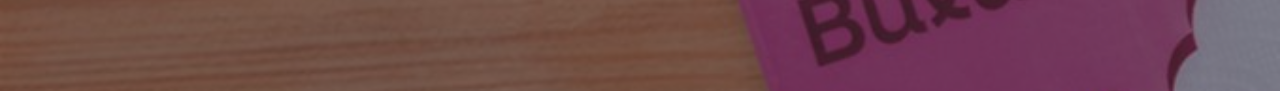
<file: bulut.html>
<!DOCTYPE html>
<html lang="uz">
<head>
  <meta charset="UTF-8">
  <meta name="viewport" content="width=device-width, initial-scale=1.0">
  <title>Bulut — qogʻoz mahsulotlari | Aberno Group</title>
  <meta name="description" content="Bulut — Aberno Groupʼning sellyuloza va qogʻoz yoʻnalishidagi brendi: salfetkalar, qogʻoz sochiqlar, tualet qogʻozi, nam salfetkalar va dispenserlar.">
  <link rel="icon" href="assets/img/favicon.svg" type="image/svg+xml">
  <link rel="preconnect" href="https://fonts.googleapis.com">
  <link rel="preconnect" href="https://fonts.gstatic.com" crossorigin>
  <link href="https://fonts.googleapis.com/css2?family=Inter+Tight:wght@300;400;700;800&display=swap" rel="stylesheet">
  <script>(function(){var d=document.documentElement,t,l;try{t=localStorage.getItem("theme");l=localStorage.getItem("lang")}catch(e){}var q=/[?&]lang=(uz|ru|en)\b/.exec(location.search);if(q)l=q[1];if(t!=="light"&&t!=="dark"){t=window.matchMedia&&matchMedia("(prefers-color-scheme: dark)").matches?"dark":"light"}d.setAttribute("data-theme",t);d.classList.add("js");if(l==="ru"||l==="en"){d.classList.add("i18n-pending");setTimeout(function(){d.classList.remove("i18n-pending")},3000)}})();</script>
  <link rel="stylesheet" href="assets/css/style.css">
  <script src="assets/js/data.js" defer></script>
  <script src="assets/js/i18n-dict.js" defer></script>
  <script src="assets/js/i18n.js" defer></script>
  <script src="assets/js/chat.js" defer></script>
  <script src="assets/js/main.js" defer></script>
</head>
<body>

  <header class="site-header" data-header></header>

  <main>
    <section class="cover sky">
      <img class="cover__img feather" src="assets/img/products/s09.jpg" alt="" width="900" height="900">
      <img class="cover__img cover__img--left feather" src="assets/img/products/u01.jpg" alt="" width="900" height="900">
      <p class="eyebrow eyebrow--lg">Qogʻoz mahsulotlari</p>
      <h1 class="h100">Bulut</h1>
      <a class="link" href="products.html?brand=bulut">Bulut mahsulotlarini koʻrish</a>
    </section>

    <section class="split">
      <h2 class="h50 accent reveal">Uyingizdagi har kungi qulaylik</h2>
      <div class="reveal">
        <p class="lead">Bulut — Aberno Groupʼning sellyuloza va qogʻoz ishlab chiqarish yoʻnalishidagi brendi. Mahsulotlar zamonaviy liniyalarda ishlab chiqariladi.</p>
        <p class="lead">Yumshoqlik, pishiqlik va gigiyena — har bir partiyada tekshiriladigan asosiy koʻrsatkichlar.</p>
        <a class="link" href="catalog.html">Kolleksiyani koʻrish</a>
      </div>
    </section>

    <section class="feature">
      <div class="feature__media sky"><img class="feather" src="assets/img/products/b05.jpg" alt="Bulut premium qutili salfetkalari, sakura dizayni" loading="lazy" width="900" height="900"></div>
      <div class="feature__text reveal">
        <p class="eyebrow">Tarkibi</p>
        <h2 class="h70">100% sellyuloza</h2>
        <p>Katalogdagi salfetkalar, sochiqlar va qutili salfetkalar 100% sellyulozadan tayyorlanadi.</p>
      </div>
    </section>
    <section class="feature feature--flip">
      <div class="feature__media sky"><img class="feather" src="assets/img/products/d01.jpg" alt="Bulut HORECA V dispenseri" loading="lazy" width="900" height="900"></div>
      <div class="feature__text reveal">
        <p class="eyebrow">HoReCa</p>
        <h2 class="h70">Kafe va restoranlar uchun</h2>
        <p>HORECA V, Z va L dispenserlari, MEGA Rolls uchun premium dispenser hamda ularga mos sarf materiallari.</p>
        <a class="link" href="products.html?cat=dispenser">Dispenserlar</a>
      </div>
    </section>

    <section class="block block--soft">
      <div class="block__head reveal">
        <p class="eyebrow">Yoʻnalishlar</p>
        <h2 class="h50">Bulut kolleksiyasi</h2>
      </div>
      <div class="tiles">
        <a class="tile reveal" href="products.html?cat=salfetka"><p class="tile__num">13</p><h3>Qogʻoz salfetkalar</h3><p>Klassik, dekorativ va dispenser uchun.</p><span class="link">Koʻrish</span></a>
        <a class="tile reveal" href="products.html?cat=sochiq"><p class="tile__num">7</p><h3>Qogʻoz sochiqlar</h3><p>Uch qatlamli BIG rulonlari va ikki donali qadoq.</p><span class="link">Koʻrish</span></a>
        <a class="tile reveal" href="products.html?cat=nam"><p class="tile__num">4</p><h3>Nam salfetkalar</h3><p>Premium, kundalik, bolalar uchun va zal toʻplami.</p><span class="link">Koʻrish</span></a>
        <a class="tile reveal" href="products.html?cat=quti"><p class="tile__num">17</p><h3>Qutili salfetkalar</h3><p>Premium, avtomobil va universal qutilar.</p><span class="link">Koʻrish</span></a>
        <a class="tile reveal" href="products.html?cat=dispenser"><p class="tile__num">4</p><h3>Dispenserlar</h3><p>HORECA V, Z, L va MEGA Rolls uchun.</p><span class="link">Koʻrish</span></a>
        <a class="tile reveal" href="products.html?cat=tualet&amp;brand=bulut"><p class="tile__num">9</p><h3>Tualet qogʻozi</h3><p>6, 8 va 60 donali qadoqlar, Aroma va Mega Rolls.</p><span class="link">Koʻrish</span></a>
      </div>
    </section>

    <section class="next">
      <p class="eyebrow">Keyingisi</p>
      <h2 class="h70">Bulut mahsulotlari</h2>
      <a class="btn" href="products.html?brand=bulut">Davom etish</a>
    </section>
  </main>

  <footer class="site-footer" data-footer></footer>
</body>
</html>
</file>
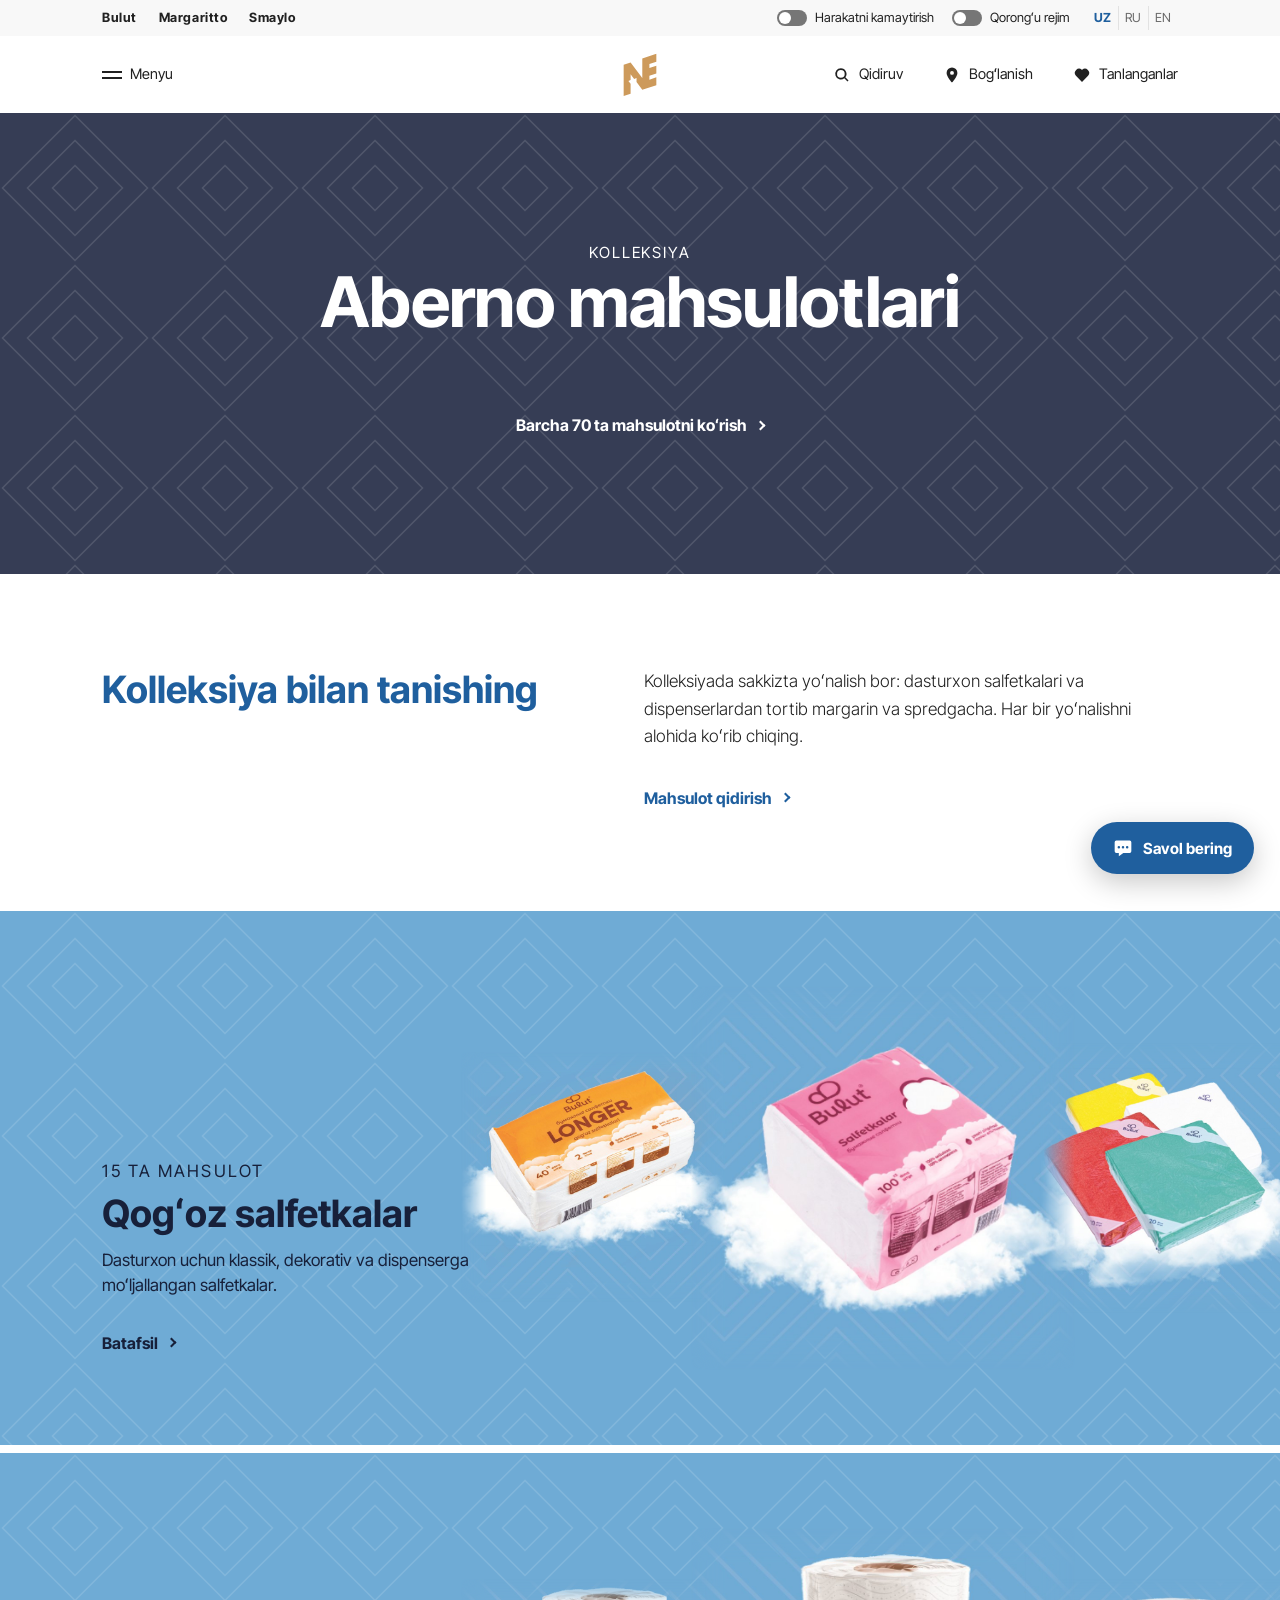
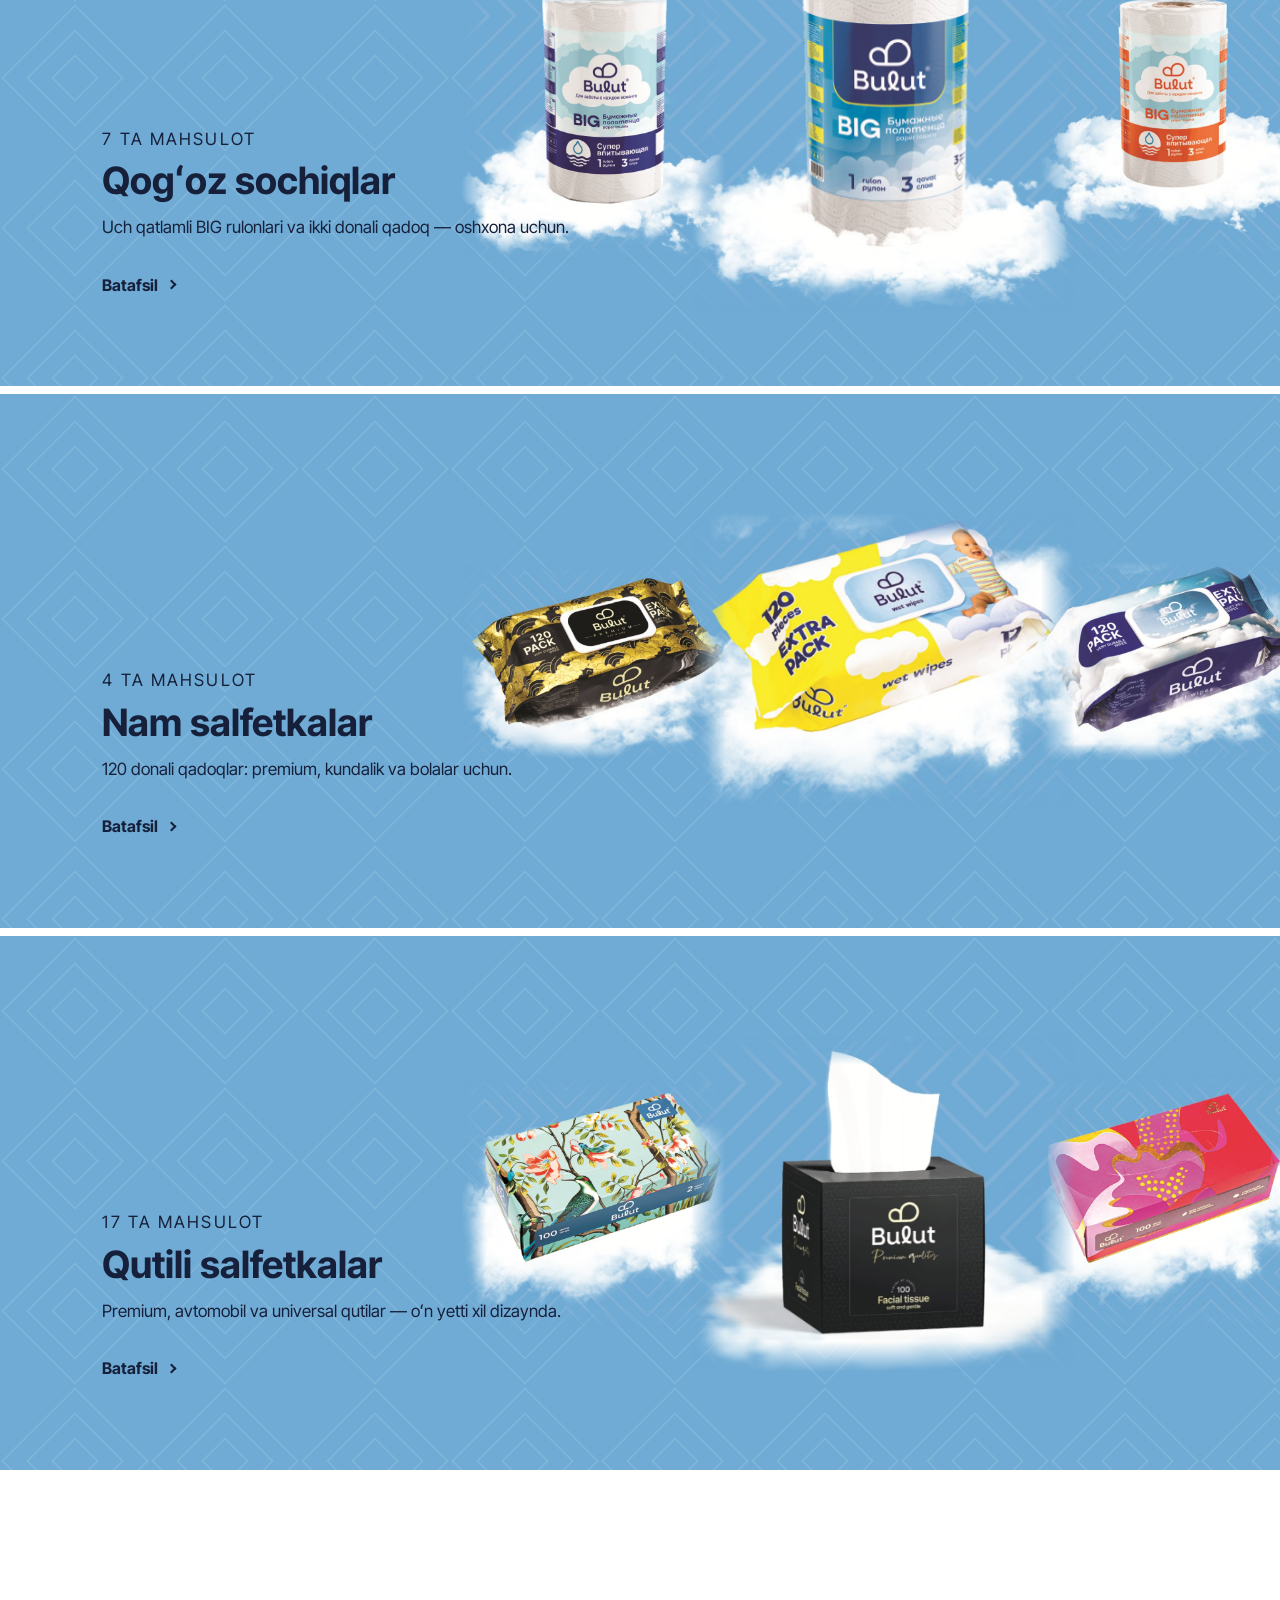
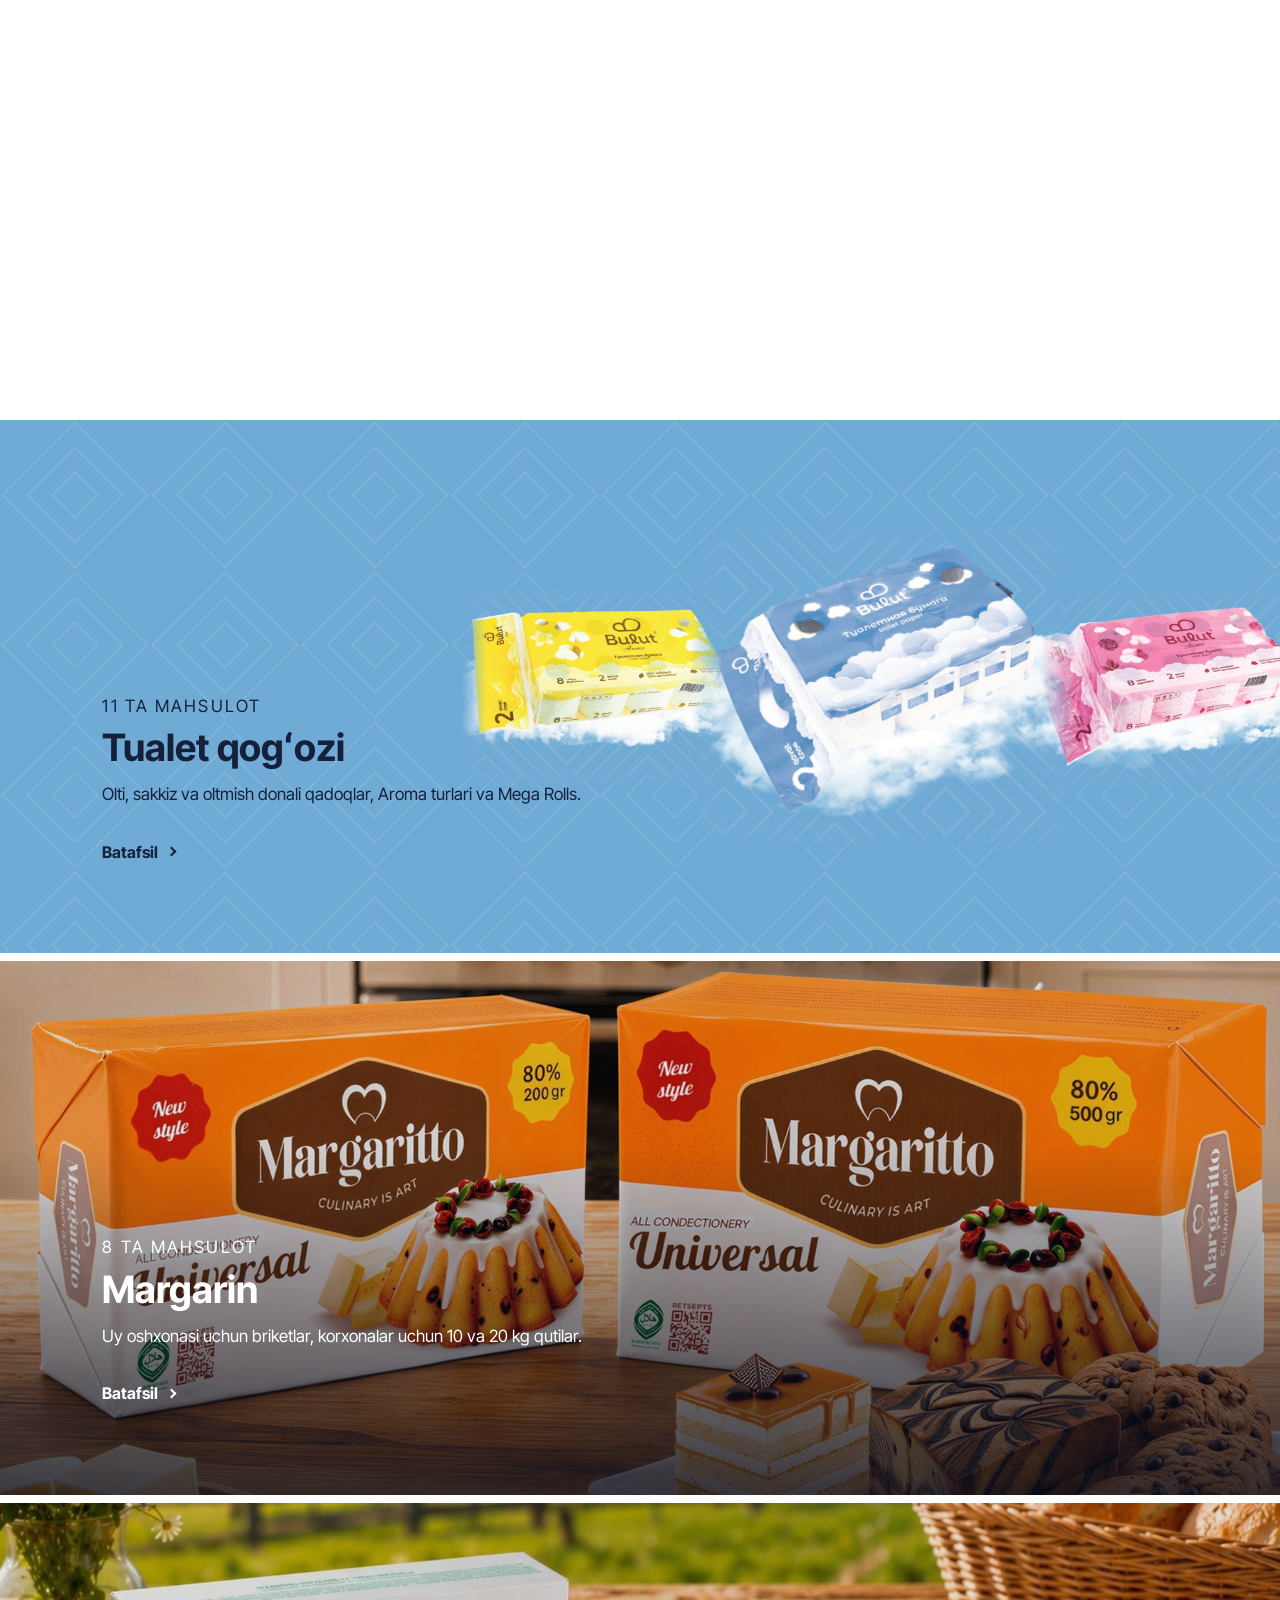
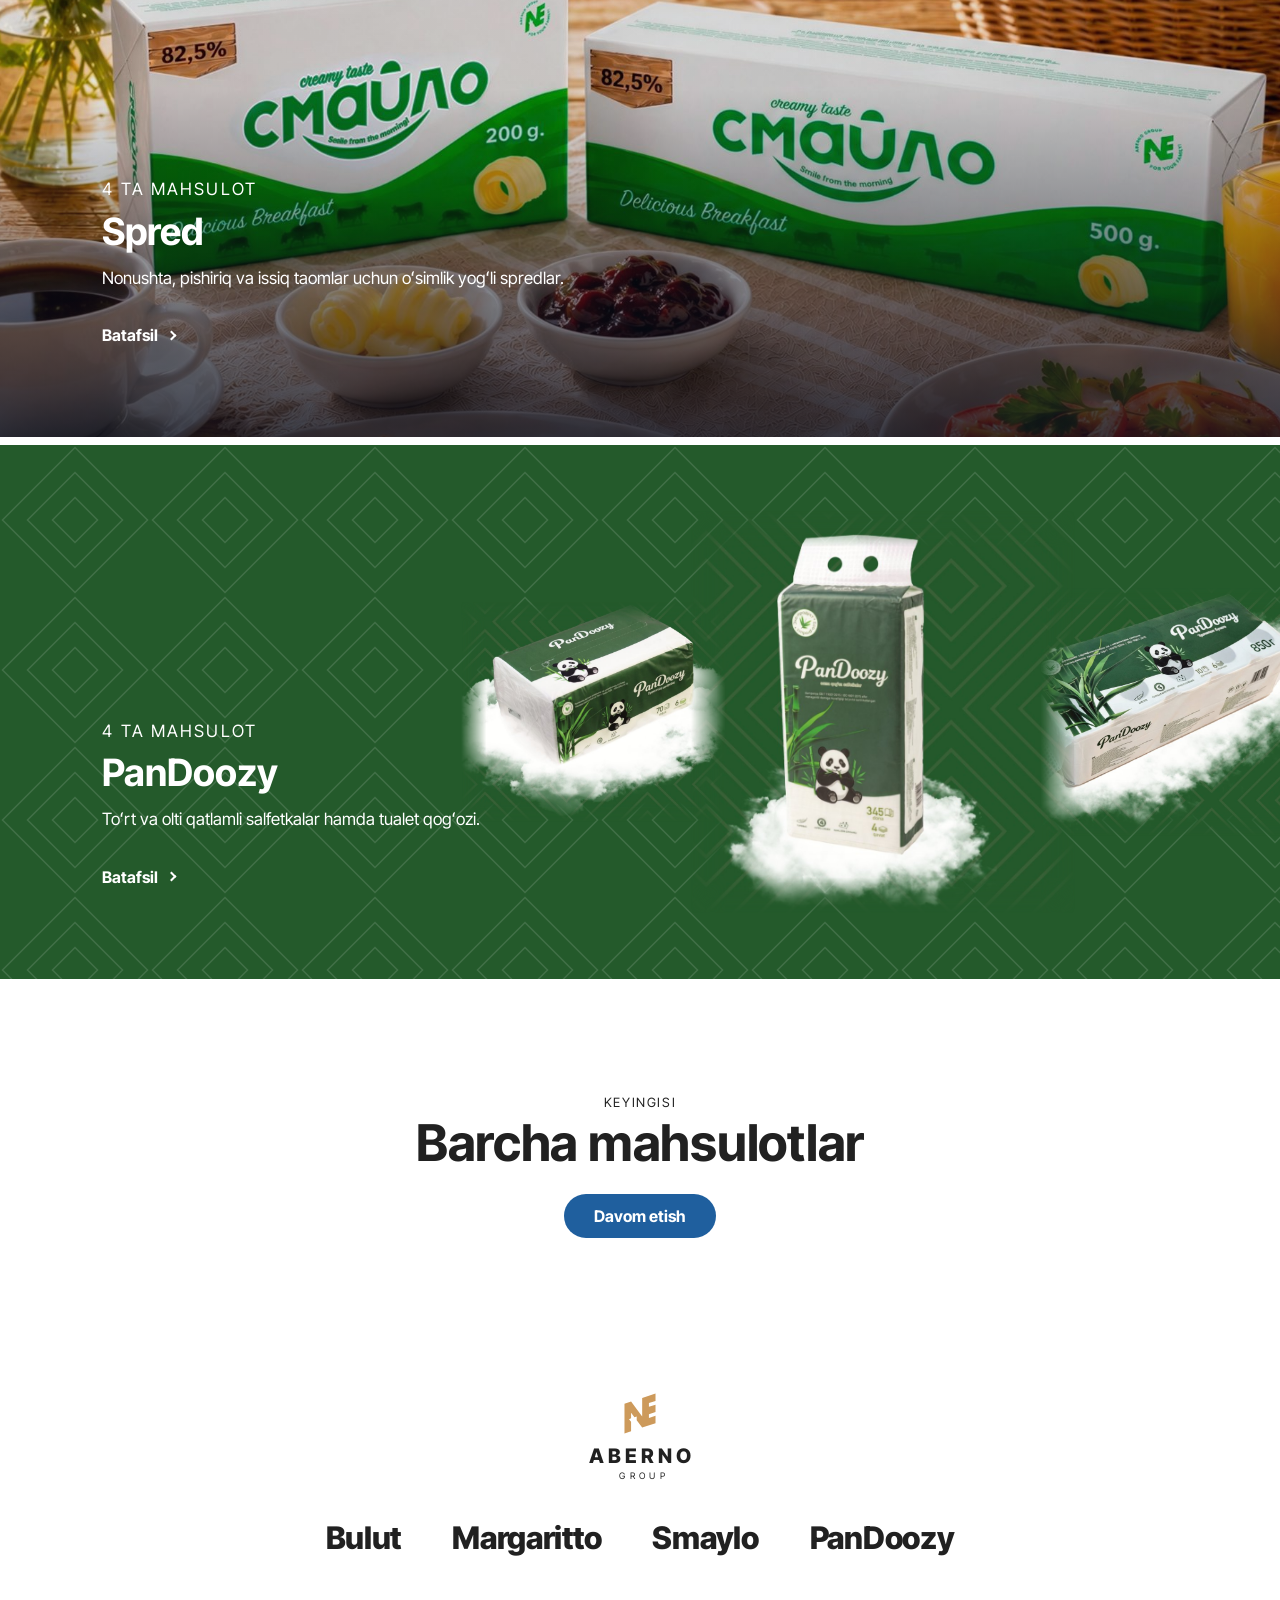
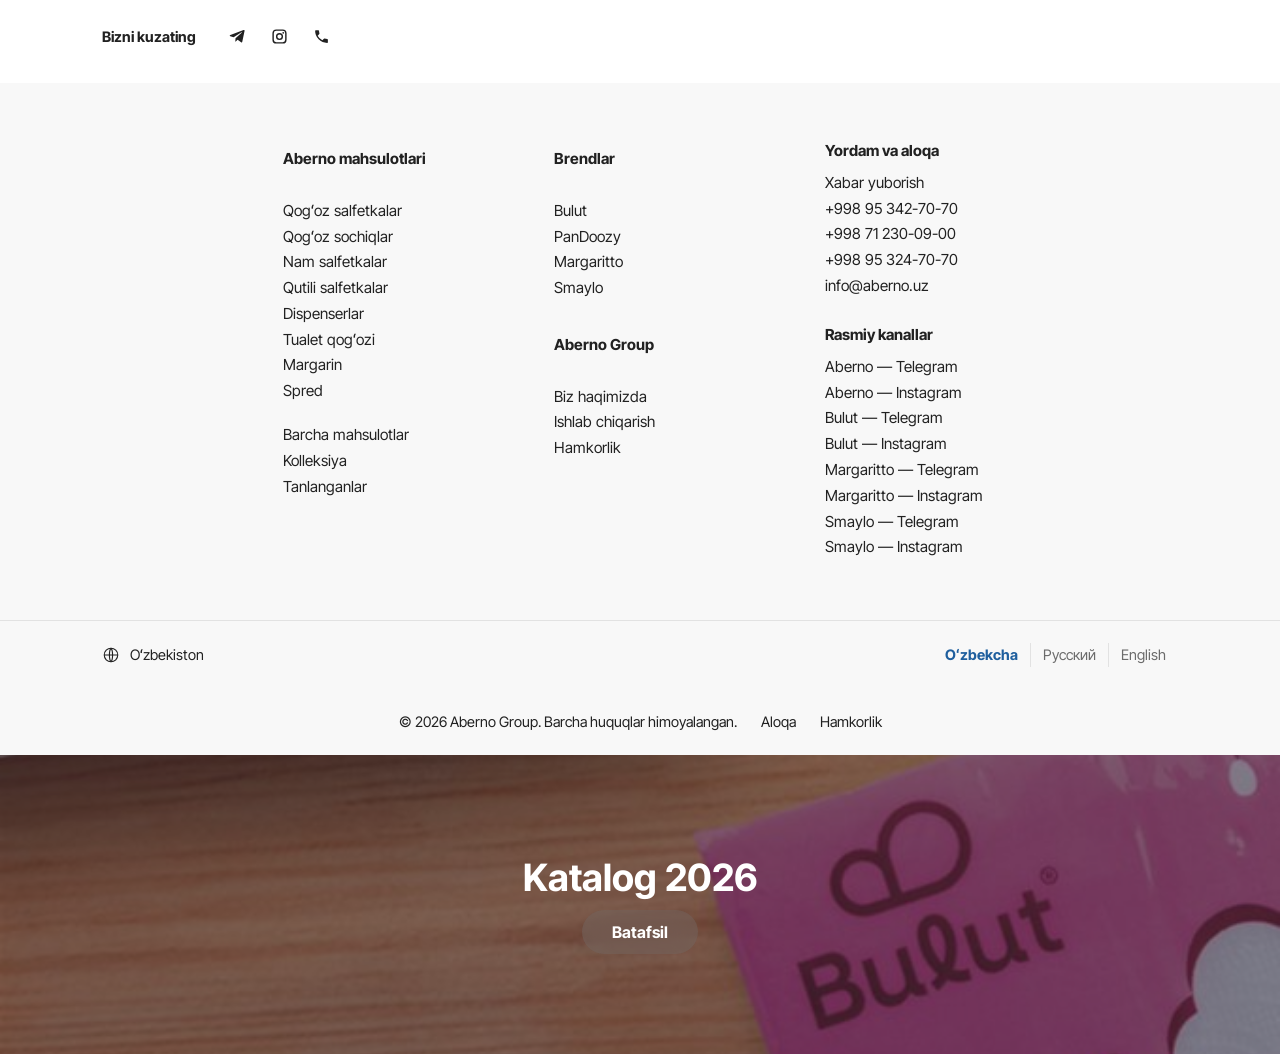
<file: catalog.html>
<!DOCTYPE html>
<html lang="uz">
<head>
  <meta charset="UTF-8">
  <meta name="viewport" content="width=device-width, initial-scale=1.0">
  <title>Kolleksiya — Aberno Group mahsulotlari</title>
  <meta name="description" content="Aberno Group kolleksiyasi: qogʻoz mahsulotlari, dispenserlar, PanDoozy, Margaritto margarini va Smaylo spredi.">
  <link rel="icon" href="assets/img/favicon.svg" type="image/svg+xml">
  <link rel="preconnect" href="https://fonts.googleapis.com">
  <link rel="preconnect" href="https://fonts.gstatic.com" crossorigin>
  <link href="https://fonts.googleapis.com/css2?family=Inter+Tight:wght@300;400;700;800&display=swap" rel="stylesheet">
  <script>(function(){var d=document.documentElement,t,l;try{t=localStorage.getItem("theme");l=localStorage.getItem("lang")}catch(e){}var q=/[?&]lang=(uz|ru|en)\b/.exec(location.search);if(q)l=q[1];if(t!=="light"&&t!=="dark"){t=window.matchMedia&&matchMedia("(prefers-color-scheme: dark)").matches?"dark":"light"}d.setAttribute("data-theme",t);d.classList.add("js");if(l==="ru"||l==="en"){d.classList.add("i18n-pending");setTimeout(function(){d.classList.remove("i18n-pending")},3000)}})();</script>
  <link rel="stylesheet" href="assets/css/style.css">
  <script src="assets/js/data.js" defer></script>
  <script src="assets/js/i18n-dict.js" defer></script>
  <script src="assets/js/i18n.js" defer></script>
  <script src="assets/js/chat.js" defer></script>
  <script src="assets/js/main.js" defer></script>
</head>
<body>

  <header class="site-header" data-header></header>

  <main>
    <section class="cover sky sky--navy">
      <p class="eyebrow eyebrow--lg">Kolleksiya</p>
      <h1 class="h100">Aberno mahsulotlari</h1>
      <a class="link" href="products.html">Barcha 70 ta mahsulotni koʻrish</a>
    </section>

    <section class="split">
      <h2 class="h50 accent reveal">Kolleksiya bilan tanishing</h2>
      <div class="reveal">
        <p class="lead">Kolleksiyada sakkizta yoʻnalish bor: dasturxon salfetkalari va dispenserlardan tortib margarin va spredgacha. Har bir yoʻnalishni alohida koʻrib chiqing.</p>
        <a class="link" href="products.html">Mahsulot qidirish</a>
      </div>
    </section>

    <ul class="banners" data-banners></ul>

    <section class="next">
      <p class="eyebrow">Keyingisi</p>
      <h2 class="h70">Barcha mahsulotlar</h2>
      <a class="btn" href="products.html">Davom etish</a>
    </section>
  </main>

  <footer class="site-footer" data-footer></footer>
</body>
</html>
</file>
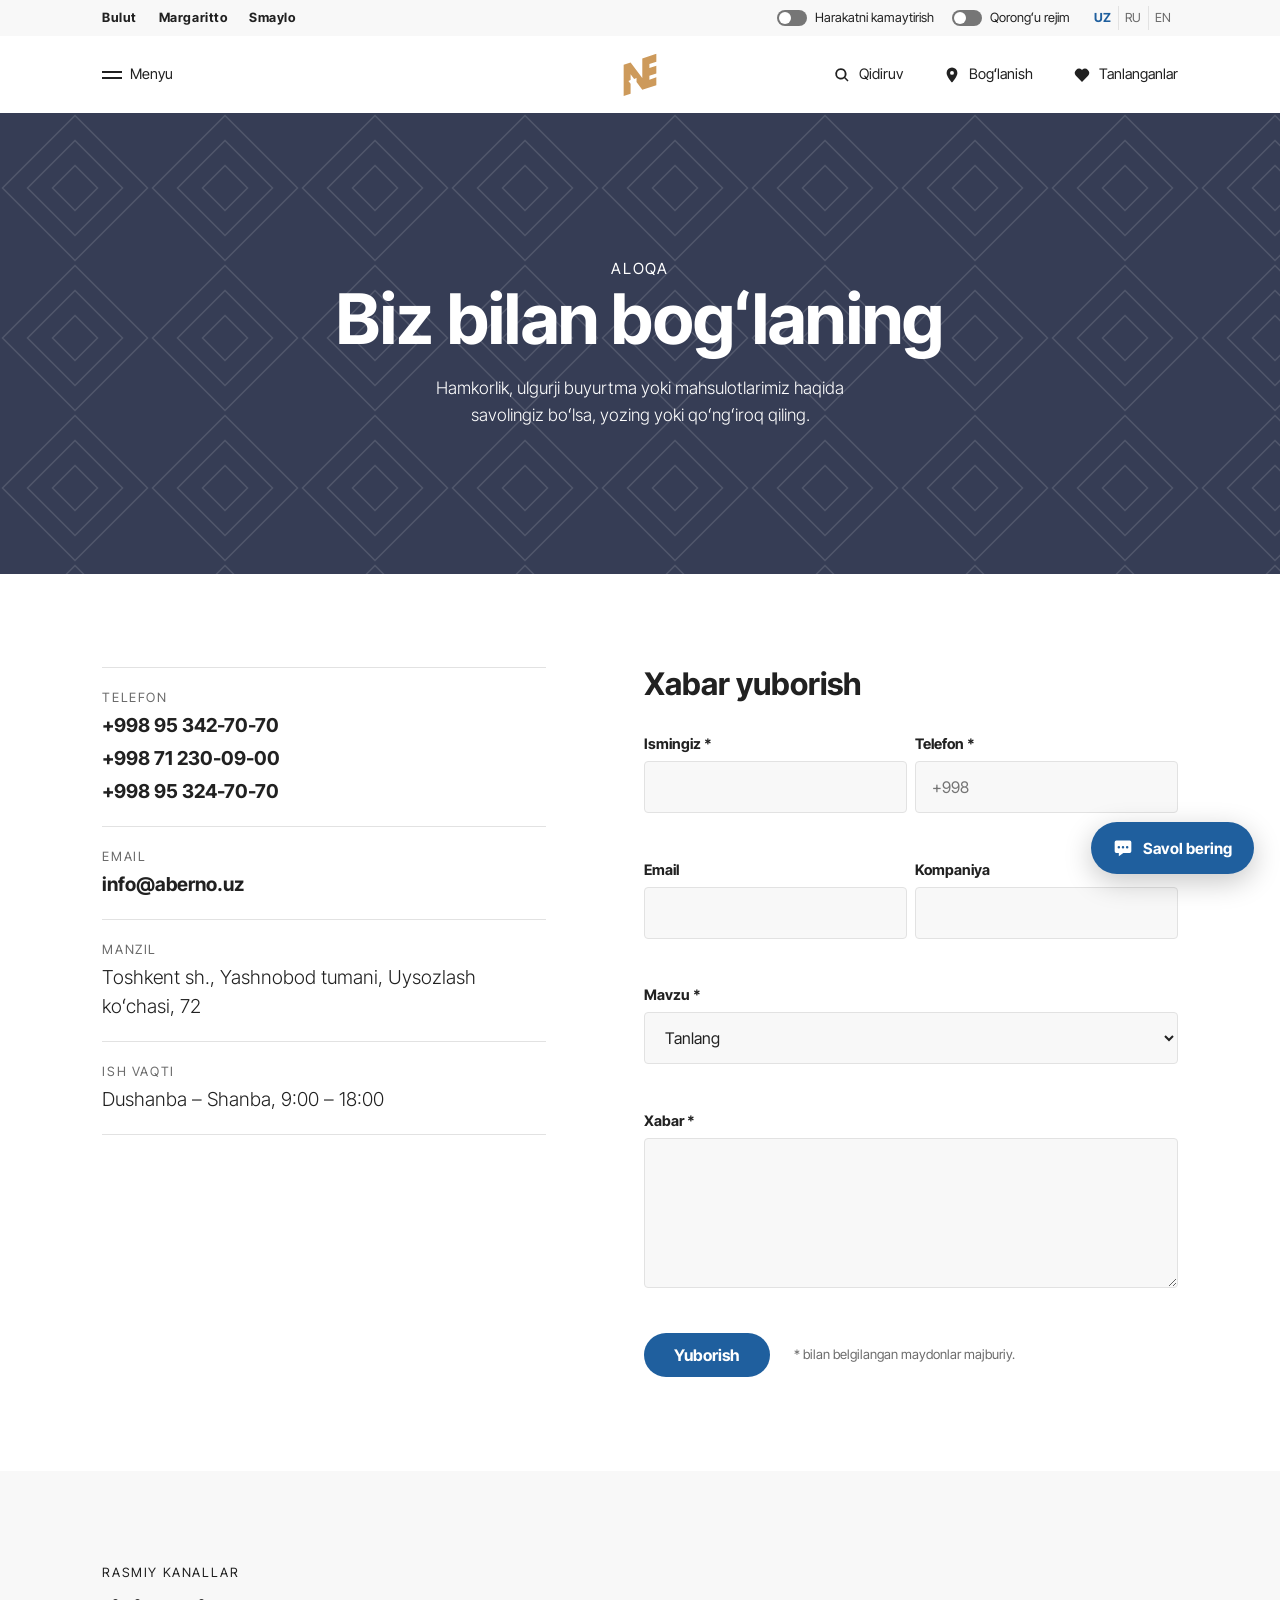
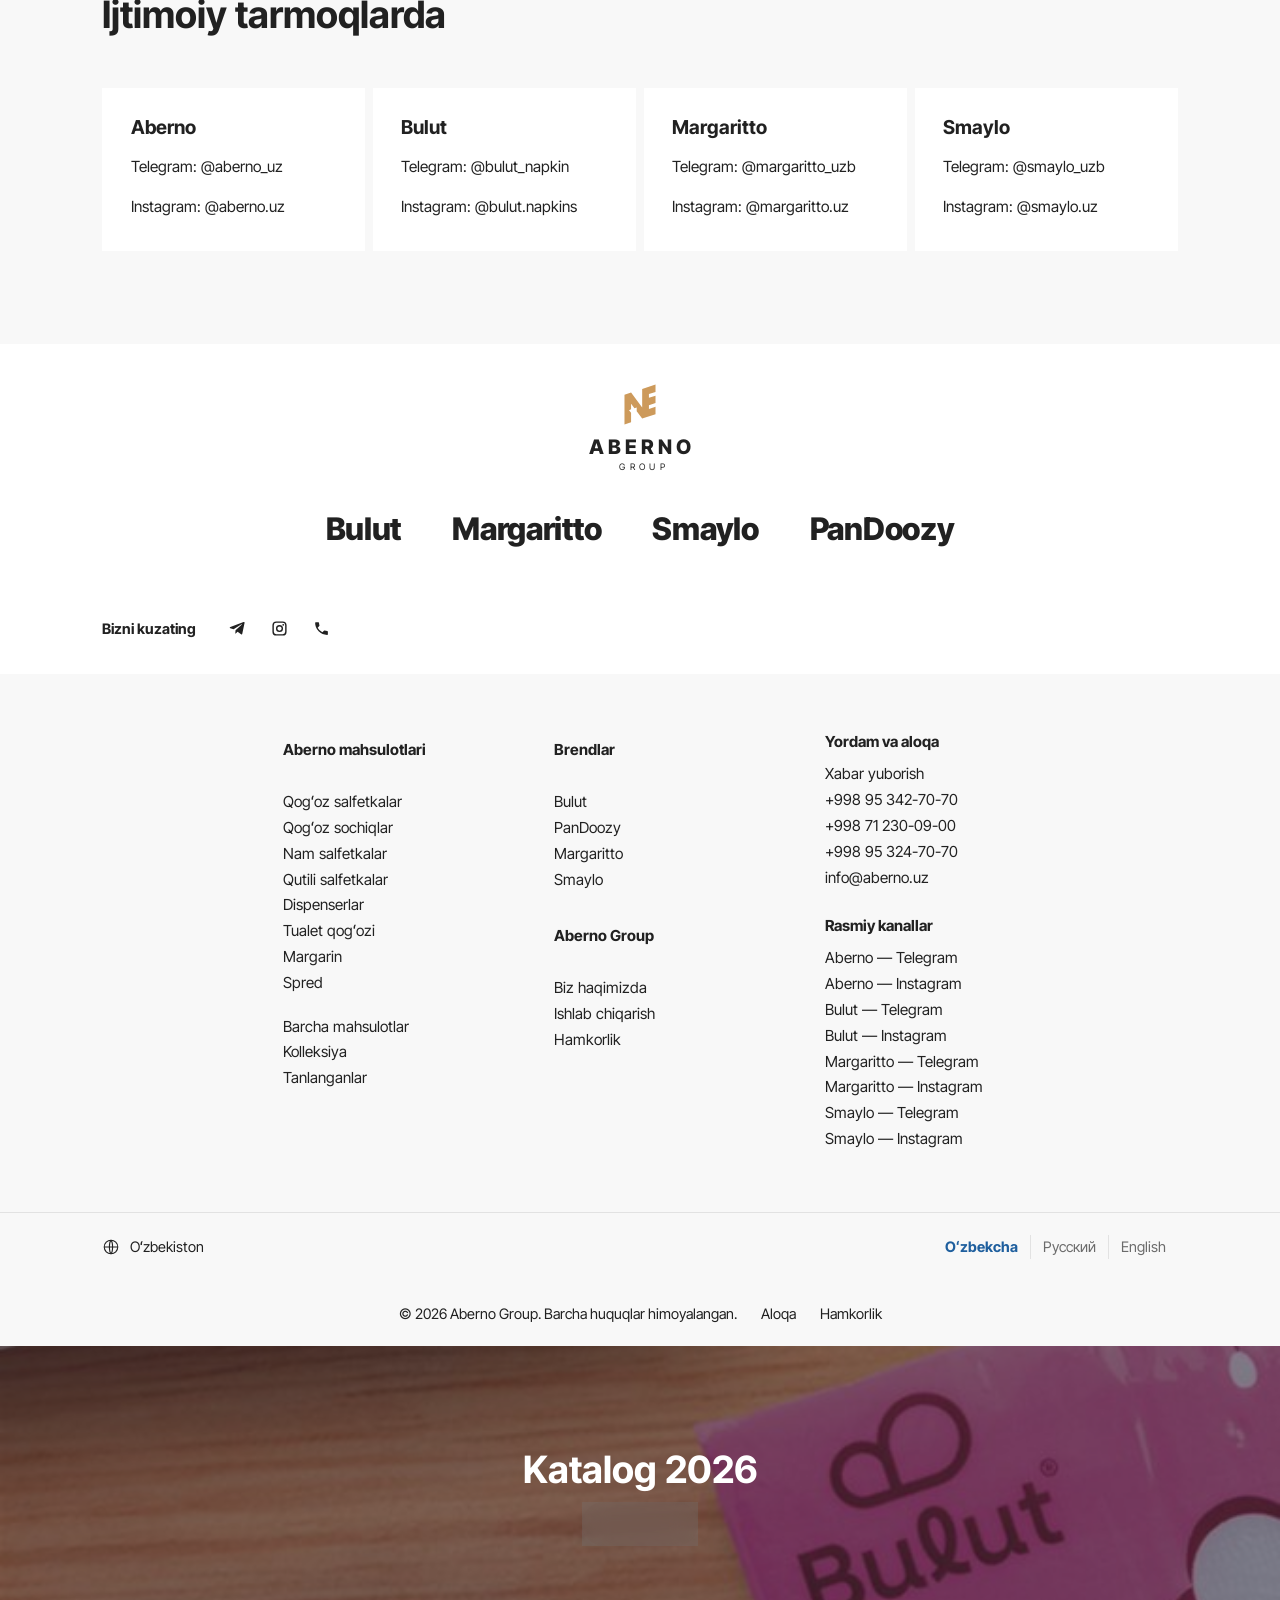
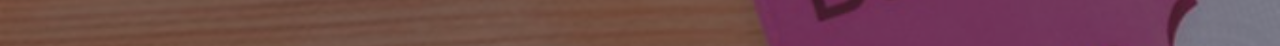
<file: contact.html>
<!DOCTYPE html>
<html lang="uz">
<head>
  <meta charset="UTF-8">
  <meta name="viewport" content="width=device-width, initial-scale=1.0">
  <title>Aloqa — Aberno Group</title>
  <meta name="description" content="Aberno Group bilan bogʻlanish: +998 95 342-70-70, +998 71 230-09-00, +998 95 324-70-70. Hamkorlik va ulgurji buyurtmalar.">
  <link rel="icon" href="assets/img/favicon.svg" type="image/svg+xml">
  <link rel="preconnect" href="https://fonts.googleapis.com">
  <link rel="preconnect" href="https://fonts.gstatic.com" crossorigin>
  <link href="https://fonts.googleapis.com/css2?family=Inter+Tight:wght@300;400;700;800&display=swap" rel="stylesheet">
  <script>(function(){var d=document.documentElement,t,l;try{t=localStorage.getItem("theme");l=localStorage.getItem("lang")}catch(e){}var q=/[?&]lang=(uz|ru|en)\b/.exec(location.search);if(q)l=q[1];if(t!=="light"&&t!=="dark"){t=window.matchMedia&&matchMedia("(prefers-color-scheme: dark)").matches?"dark":"light"}d.setAttribute("data-theme",t);d.classList.add("js");if(l==="ru"||l==="en"){d.classList.add("i18n-pending");setTimeout(function(){d.classList.remove("i18n-pending")},3000)}})();</script>
  <link rel="stylesheet" href="assets/css/style.css">
  <script src="assets/js/data.js" defer></script>
  <script src="assets/js/i18n-dict.js" defer></script>
  <script src="assets/js/i18n.js" defer></script>
  <script src="assets/js/chat.js" defer></script>
  <script src="assets/js/main.js" defer></script>
</head>
<body>

  <header class="site-header" data-header></header>

  <main>
    <section class="cover sky sky--navy">
      <p class="eyebrow eyebrow--lg">Aloqa</p>
      <h1 class="h100">Biz bilan bogʻlaning</h1>
      <p class="cover__lead">Hamkorlik, ulgurji buyurtma yoki mahsulotlarimiz haqida savolingiz boʻlsa, yozing yoki qoʻngʻiroq qiling.</p>
    </section>

    <section class="contact">
      <dl class="contact__info">
        <div class="contact__row">
          <dt>Telefon</dt>
          <dd><a href="tel:+998953427070">+998 95 342-70-70</a></dd>
          <dd><a href="tel:+998712300900">+998 71 230-09-00</a></dd>
          <dd><a href="tel:+998953247070">+998 95 324-70-70</a></dd>
        </div>
        <div class="contact__row"><dt>Email</dt><dd><a href="mailto:info@aberno.uz">info@aberno.uz</a></dd></div>
        <div class="contact__row"><dt>Manzil</dt><dd class="is-light">Toshkent sh., Yashnobod tumani, Uysozlash koʻchasi, 72</dd></div>
        <div class="contact__row"><dt>Ish vaqti</dt><dd class="is-light">Dushanba – Shanba, 9:00 – 18:00</dd></div>
      </dl>

      <form class="form contact__form" id="contact-form" novalidate>
        <h2 class="h30">Xabar yuborish</h2>
        <p class="form__success" tabindex="-1" role="status">Rahmat! Xabaringiz qabul qilindi. Tez orada siz bilan bogʻlanamiz.</p>
        <div class="field">
          <label for="name">Ismingiz *</label>
          <input type="text" id="name" name="name" autocomplete="name" required>
          <span class="field__error" aria-live="polite"></span>
        </div>
        <div class="field">
          <label for="phone">Telefon *</label>
          <input type="tel" id="phone" name="phone" autocomplete="tel" placeholder="+998" required>
          <span class="field__error" aria-live="polite"></span>
        </div>
        <div class="field">
          <label for="email">Email</label>
          <input type="email" id="email" name="email" autocomplete="email">
          <span class="field__error" aria-live="polite"></span>
        </div>
        <div class="field">
          <label for="company">Kompaniya</label>
          <input type="text" id="company" name="company" autocomplete="organization">
          <span class="field__error"></span>
        </div>
        <div class="field field--full">
          <label for="subject">Mavzu *</label>
          <select id="subject" name="subject" required>
            <option value="">Tanlang</option>
            <option value="hamkorlik">Hamkorlik</option>
            <option value="ulgurji">Ulgurji buyurtma</option>
            <option value="mahsulot">Mahsulot haqida savol</option>
            <option value="boshqa">Boshqa</option>
          </select>
          <span class="field__error" aria-live="polite"></span>
        </div>
        <div class="field field--full">
          <label for="message">Xabar *</label>
          <textarea id="message" name="message" required></textarea>
          <span class="field__error" aria-live="polite"></span>
        </div>
        <div class="form__actions">
          <button class="btn" type="submit">Yuborish</button>
          <span class="form__note">* bilan belgilangan maydonlar majburiy.</span>
        </div>
      </form>
    </section>

    <section class="block block--soft">
      <div class="block__head reveal">
        <p class="eyebrow">Rasmiy kanallar</p>
        <h2 class="h50">Ijtimoiy tarmoqlarda</h2>
      </div>
      <div class="channels">
        <div class="channel reveal"><h3>Aberno</h3>
          <a href="https://t.me/aberno_uz" target="_blank" rel="noopener">Telegram: @aberno_uz</a>
          <a href="https://instagram.com/aberno.uz" target="_blank" rel="noopener">Instagram: @aberno.uz</a></div>
        <div class="channel reveal"><h3>Bulut</h3>
          <a href="https://t.me/bulut_napkin" target="_blank" rel="noopener">Telegram: @bulut_napkin</a>
          <a href="https://instagram.com/bulut.napkins" target="_blank" rel="noopener">Instagram: @bulut.napkins</a></div>
        <div class="channel reveal"><h3>Margaritto</h3>
          <a href="https://t.me/margaritto_uzb" target="_blank" rel="noopener">Telegram: @margaritto_uzb</a>
          <a href="https://instagram.com/margaritto.uz" target="_blank" rel="noopener">Instagram: @margaritto.uz</a></div>
        <div class="channel reveal"><h3>Smaylo</h3>
          <a href="https://t.me/smaylo_uzb" target="_blank" rel="noopener">Telegram: @smaylo_uzb</a>
          <a href="https://instagram.com/smaylo.uz" target="_blank" rel="noopener">Instagram: @smaylo.uz</a></div>
      </div>
    </section>
  </main>

  <footer class="site-footer" data-footer></footer>
</body>
</html>
</file>
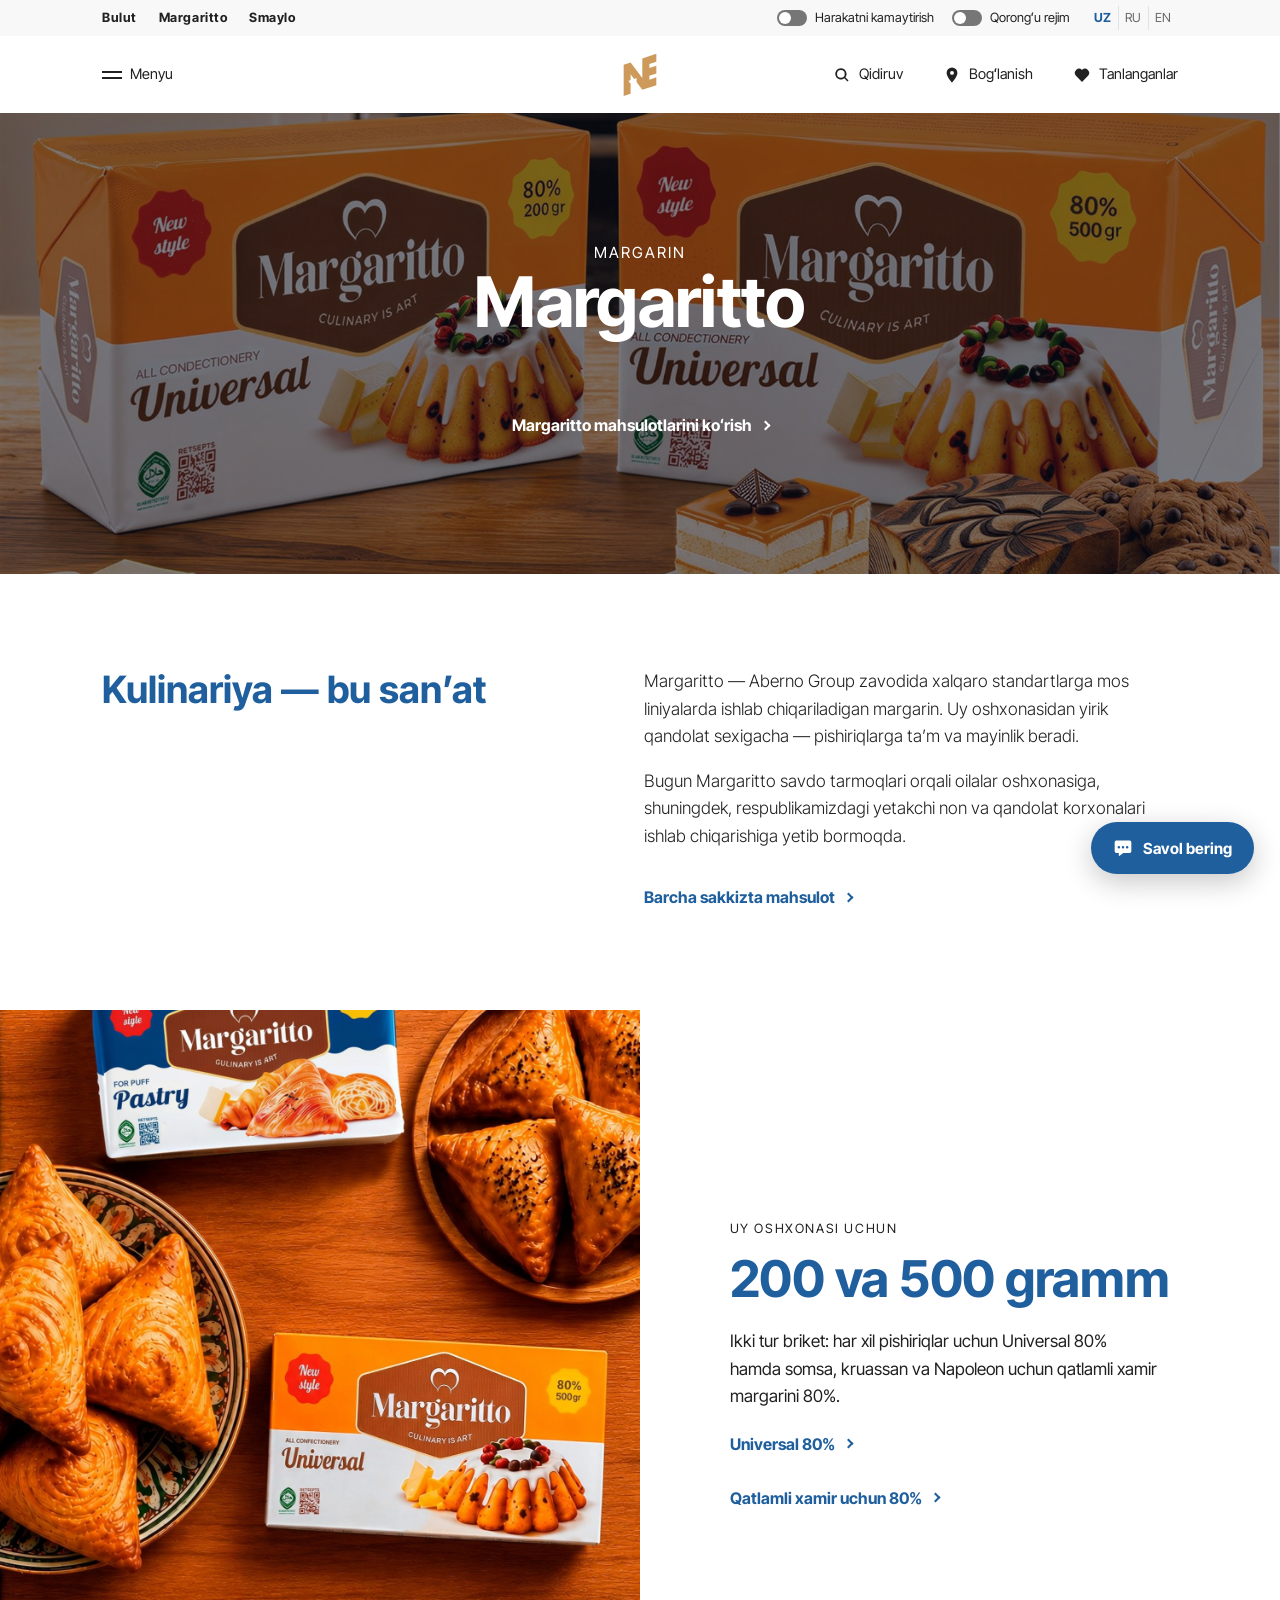
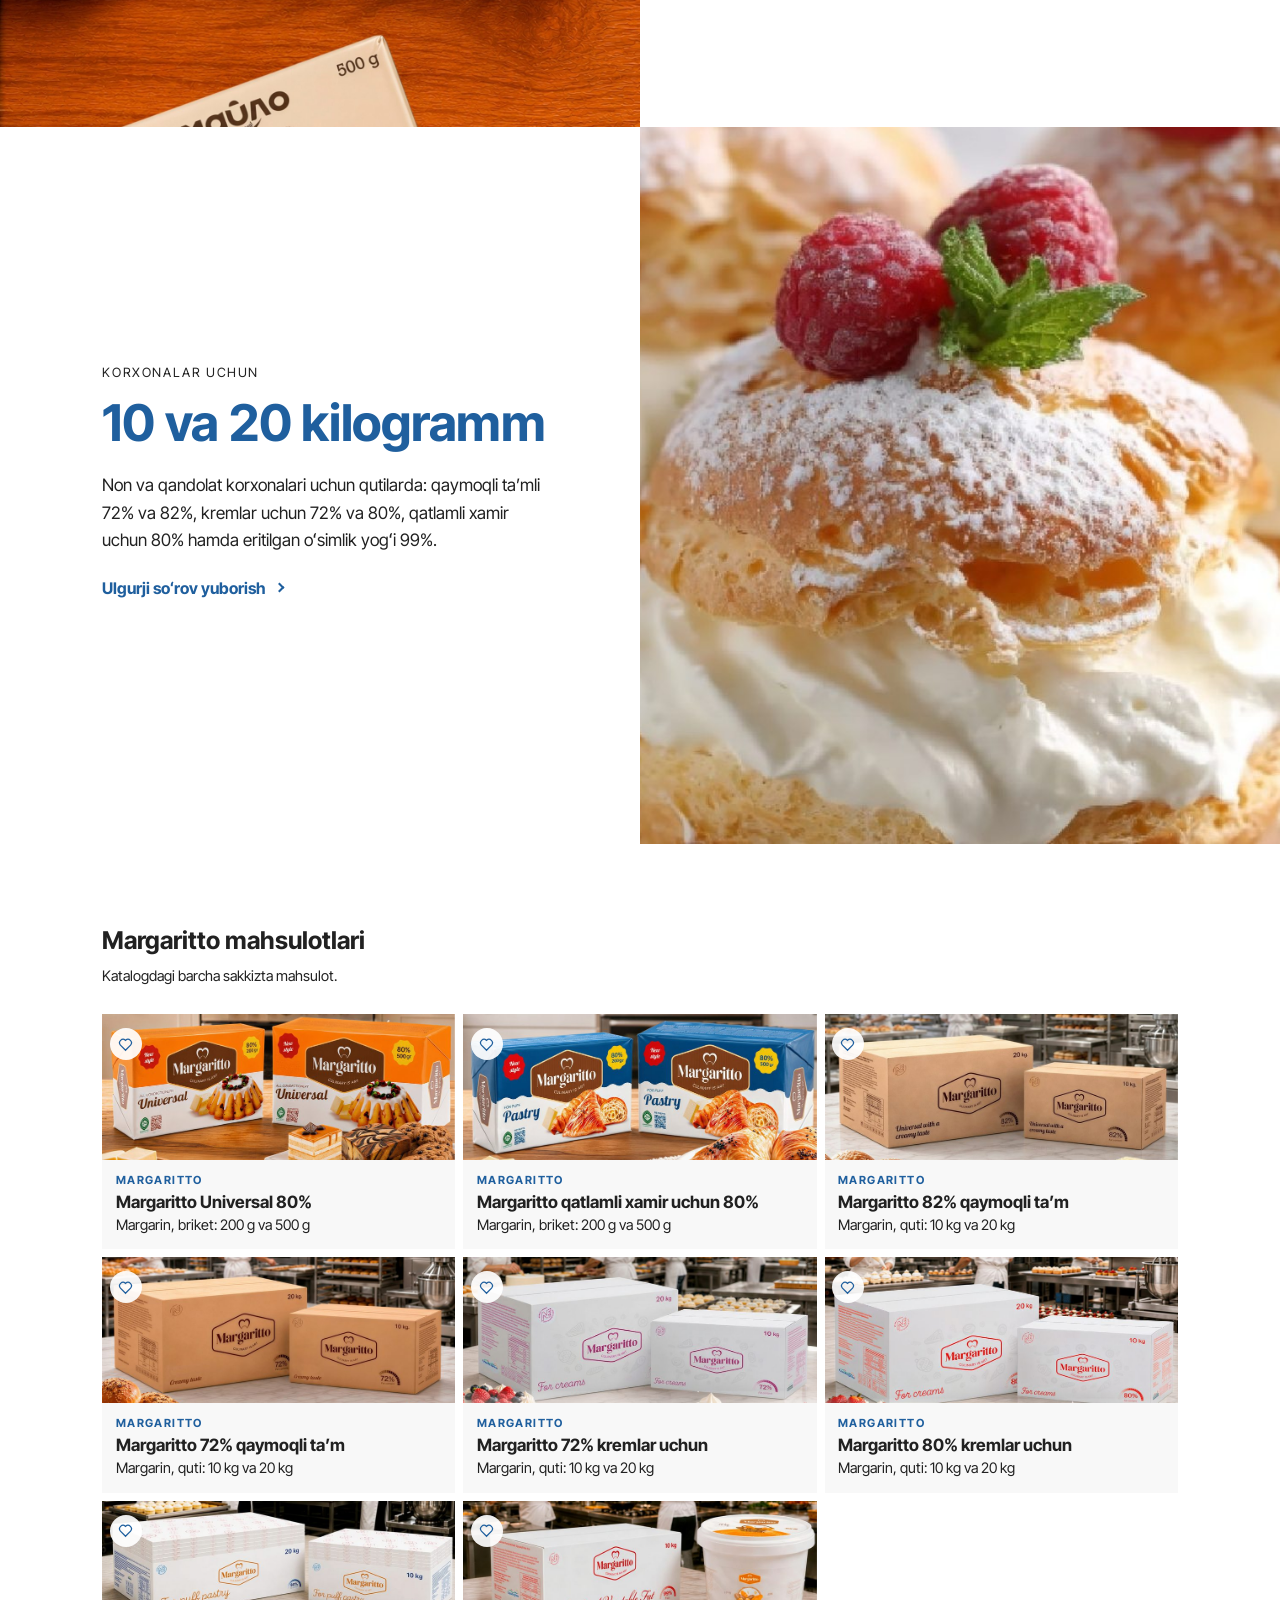
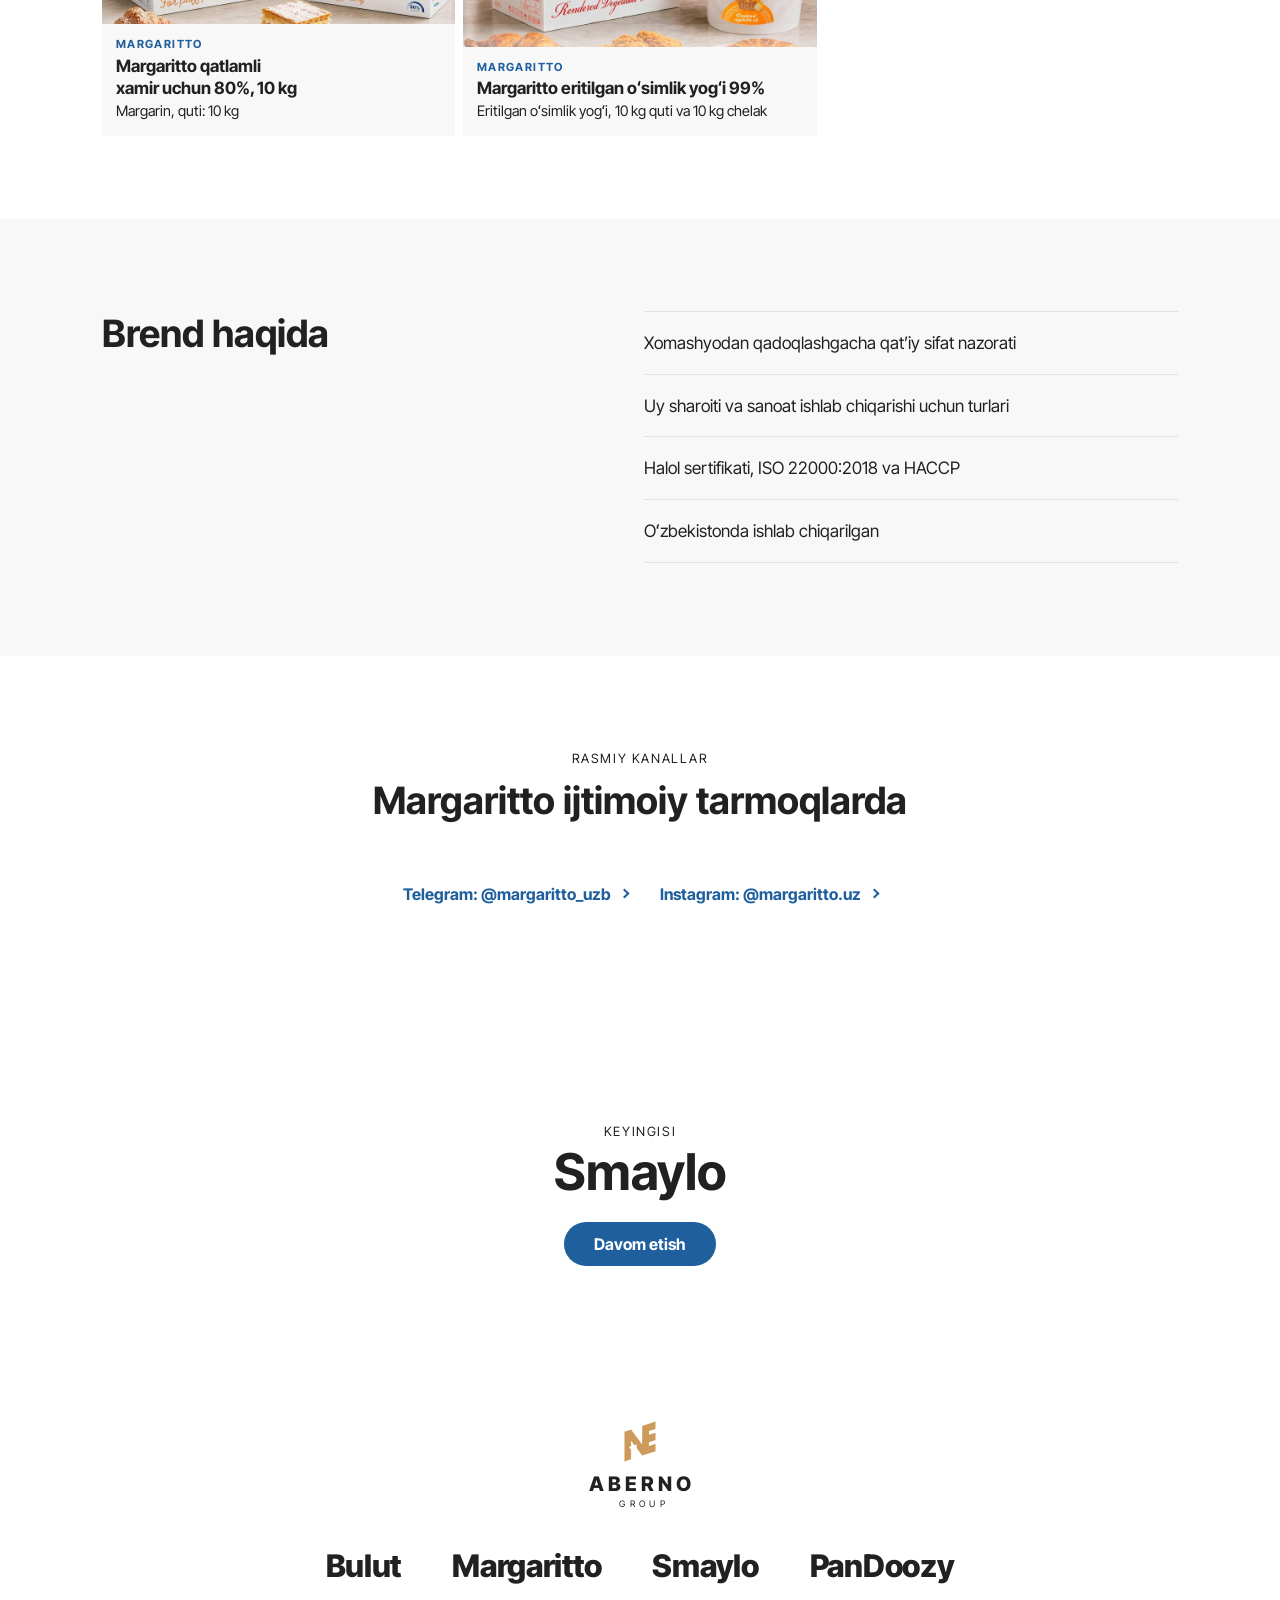
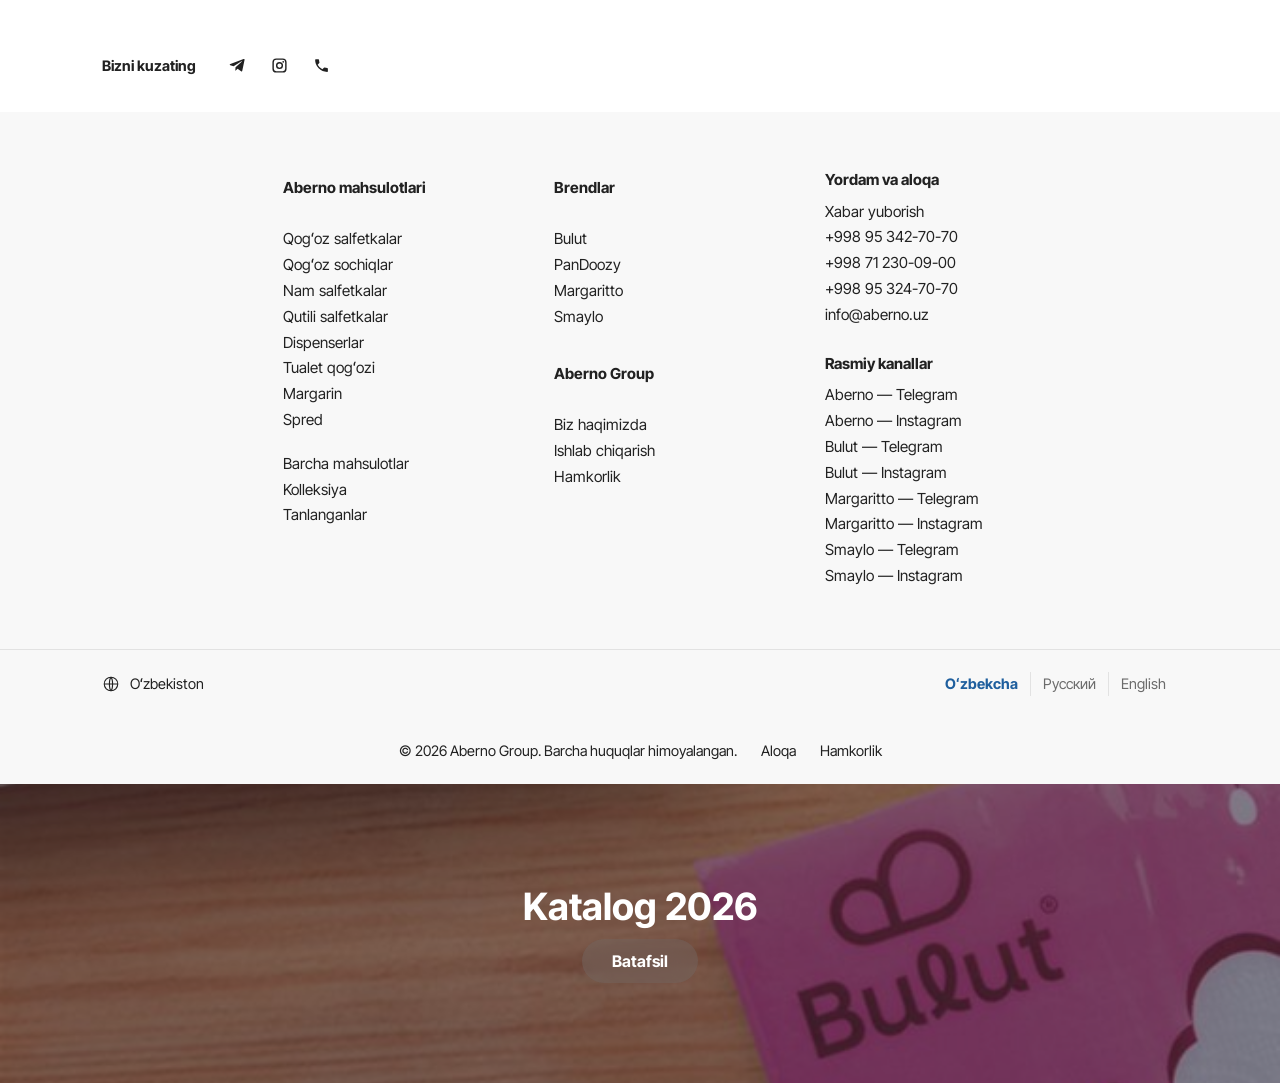
<file: margaritto.html>
<!DOCTYPE html>
<html lang="uz">
<head>
  <meta charset="UTF-8">
  <meta name="viewport" content="width=device-width, initial-scale=1.0">
  <title>Margaritto — margarin | Aberno Group</title>
  <meta name="description" content="Margaritto margarini: Universal va qatlamli xamir uchun 80%, qaymoqli taʼmli 72% va 82%, kremlar uchun 72% va 80%, eritilgan oʻsimlik yogʻi 99%.">
  <link rel="icon" href="assets/img/favicon.svg" type="image/svg+xml">
  <link rel="preconnect" href="https://fonts.googleapis.com">
  <link rel="preconnect" href="https://fonts.gstatic.com" crossorigin>
  <link href="https://fonts.googleapis.com/css2?family=Inter+Tight:wght@300;400;700;800&display=swap" rel="stylesheet">
  <script>(function(){var d=document.documentElement,t,l;try{t=localStorage.getItem("theme");l=localStorage.getItem("lang")}catch(e){}var q=/[?&]lang=(uz|ru|en)\b/.exec(location.search);if(q)l=q[1];if(t!=="light"&&t!=="dark"){t=window.matchMedia&&matchMedia("(prefers-color-scheme: dark)").matches?"dark":"light"}d.setAttribute("data-theme",t);d.classList.add("js");if(l==="ru"||l==="en"){d.classList.add("i18n-pending");setTimeout(function(){d.classList.remove("i18n-pending")},3000)}})();</script>
  <link rel="stylesheet" href="assets/css/style.css">
  <script src="assets/js/data.js" defer></script>
  <script src="assets/js/i18n-dict.js" defer></script>
  <script src="assets/js/i18n.js" defer></script>
  <script src="assets/js/chat.js" defer></script>
  <script src="assets/js/main.js" defer></script>
</head>
<body>

  <header class="site-header" data-header></header>

  <main>
    <section class="cover cover--photo">
      <img class="cover__bg" src="assets/img/products/m01.jpg" alt="">
      <p class="eyebrow eyebrow--lg">Margarin</p>
      <h1 class="h100">Margaritto</h1>
      <a class="link" href="products.html?brand=margaritto">Margaritto mahsulotlarini koʻrish</a>
    </section>

    <section class="split">
      <h2 class="h50 accent reveal">Kulinariya — bu sanʼat</h2>
      <div class="reveal">
        <p class="lead">Margaritto — Aberno Group zavodida xalqaro standartlarga mos liniyalarda ishlab chiqariladigan margarin. Uy oshxonasidan yirik qandolat sexigacha — pishiriqlarga taʼm va mayinlik beradi.</p>
        <p class="lead">Bugun Margaritto savdo tarmoqlari orqali oilalar oshxonasiga, shuningdek, respublikamizdagi yetakchi non va qandolat korxonalari ishlab chiqarishiga yetib bormoqda.</p>
        <a class="link" href="products.html?brand=margaritto">Barcha sakkizta mahsulot</a>
      </div>
    </section>

    <section class="feature">
      <div class="feature__media feature__media--photo"><img src="assets/img/cover-food.jpg" alt="Margaritto Pastry va Universal margarinlari somsa bilan" loading="lazy"></div>
      <div class="feature__text reveal">
        <p class="eyebrow">Uy oshxonasi uchun</p>
        <h2 class="h70">200 va 500 gramm</h2>
        <p>Ikki tur briket: har xil pishiriqlar uchun Universal 80% hamda somsa, kruassan va Napoleon uchun qatlamli xamir margarini 80%.</p>
        <a class="link" href="product.html?id=m01">Universal 80%</a>
        <a class="link" href="product.html?id=m02">Qatlamli xamir uchun 80%</a>
      </div>
    </section>
    <section class="feature feature--flip">
      <div class="feature__media feature__media--photo"><img src="assets/img/feat-margaritto.jpg" alt="Kremli profitrollar" loading="lazy"></div>
      <div class="feature__text reveal">
        <p class="eyebrow">Korxonalar uchun</p>
        <h2 class="h70">10 va 20 kilogramm</h2>
        <p>Non va qandolat korxonalari uchun qutilarda: qaymoqli taʼmli 72% va 82%, kremlar uchun 72% va 80%, qatlamli xamir uchun 80% hamda eritilgan oʻsimlik yogʻi 99%.</p>
        <a class="link" href="contact.html?mavzu=ulgurji">Ulgurji soʻrov yuborish</a>
      </div>
    </section>

    <section class="related">
      <div class="related__head"><h2 class="h20">Margaritto mahsulotlari</h2><p class="small">Katalogdagi barcha sakkizta mahsulot.</p></div>
      <ul class="grid grid--bare" data-cards="m01,m02,m03,m04,m05,m06,m07,m08"></ul>
    </section>

    <section class="split split--soft">
      <h2 class="h50 reveal">Brend haqida</h2>
      <ul class="checks reveal">
        <li>Xomashyodan qadoqlashgacha qatʼiy sifat nazorati</li>
        <li>Uy sharoiti va sanoat ishlab chiqarishi uchun turlari</li>
        <li>Halol sertifikati, ISO 22000:2018 va HACCP</li>
        <li>Oʻzbekistonda ishlab chiqarilgan</li>
      </ul>
    </section>

    <section class="block block--center">
      <div class="block__head reveal">
        <p class="eyebrow">Rasmiy kanallar</p>
        <h2 class="h50">Margaritto ijtimoiy tarmoqlarda</h2>
      </div>
      <p class="links-row reveal">
        <a class="link" href="https://t.me/margaritto_uzb" target="_blank" rel="noopener">Telegram: @margaritto_uzb</a>
        <a class="link" href="https://instagram.com/margaritto.uz" target="_blank" rel="noopener">Instagram: @margaritto.uz</a>
      </p>
    </section>

    <section class="next">
      <p class="eyebrow">Keyingisi</p>
      <h2 class="h70">Smaylo</h2>
      <a class="btn" href="smaylo.html">Davom etish</a>
    </section>
  </main>

  <footer class="site-footer" data-footer></footer>
</body>
</html>
</file>
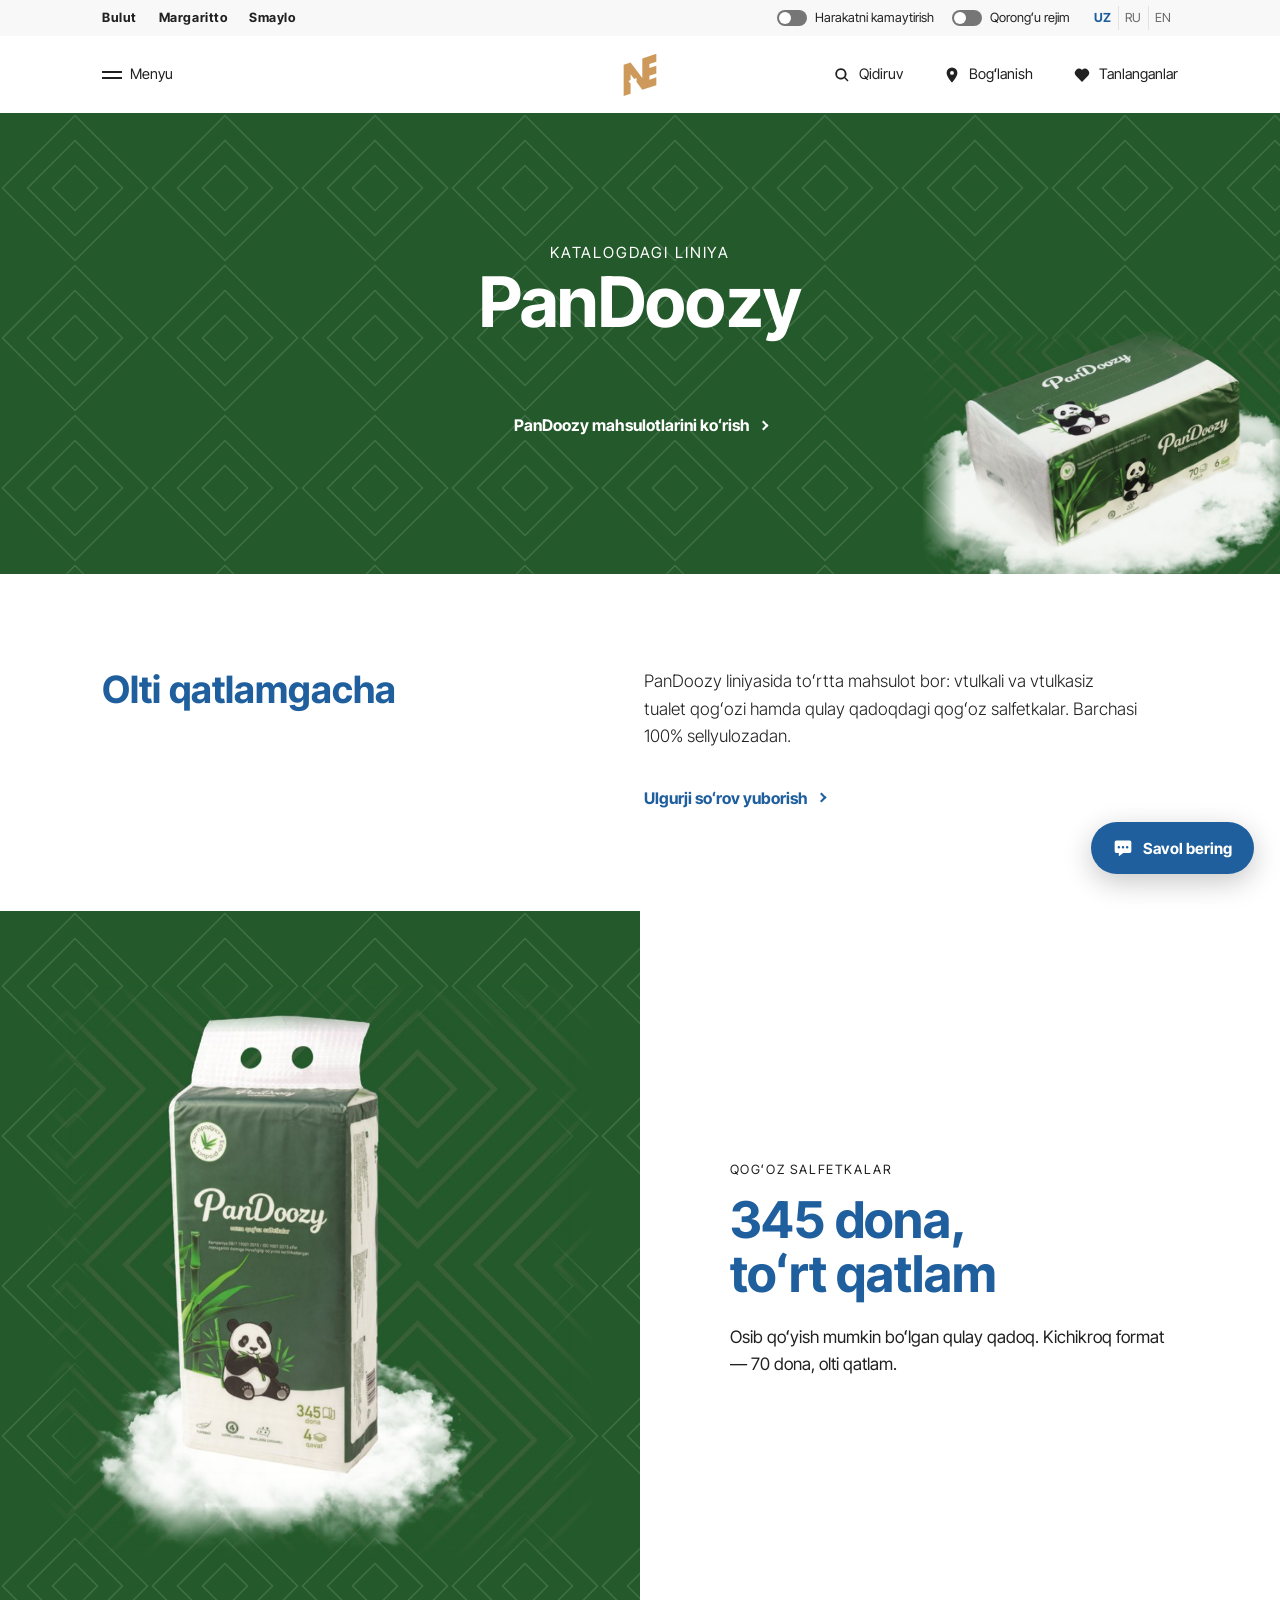
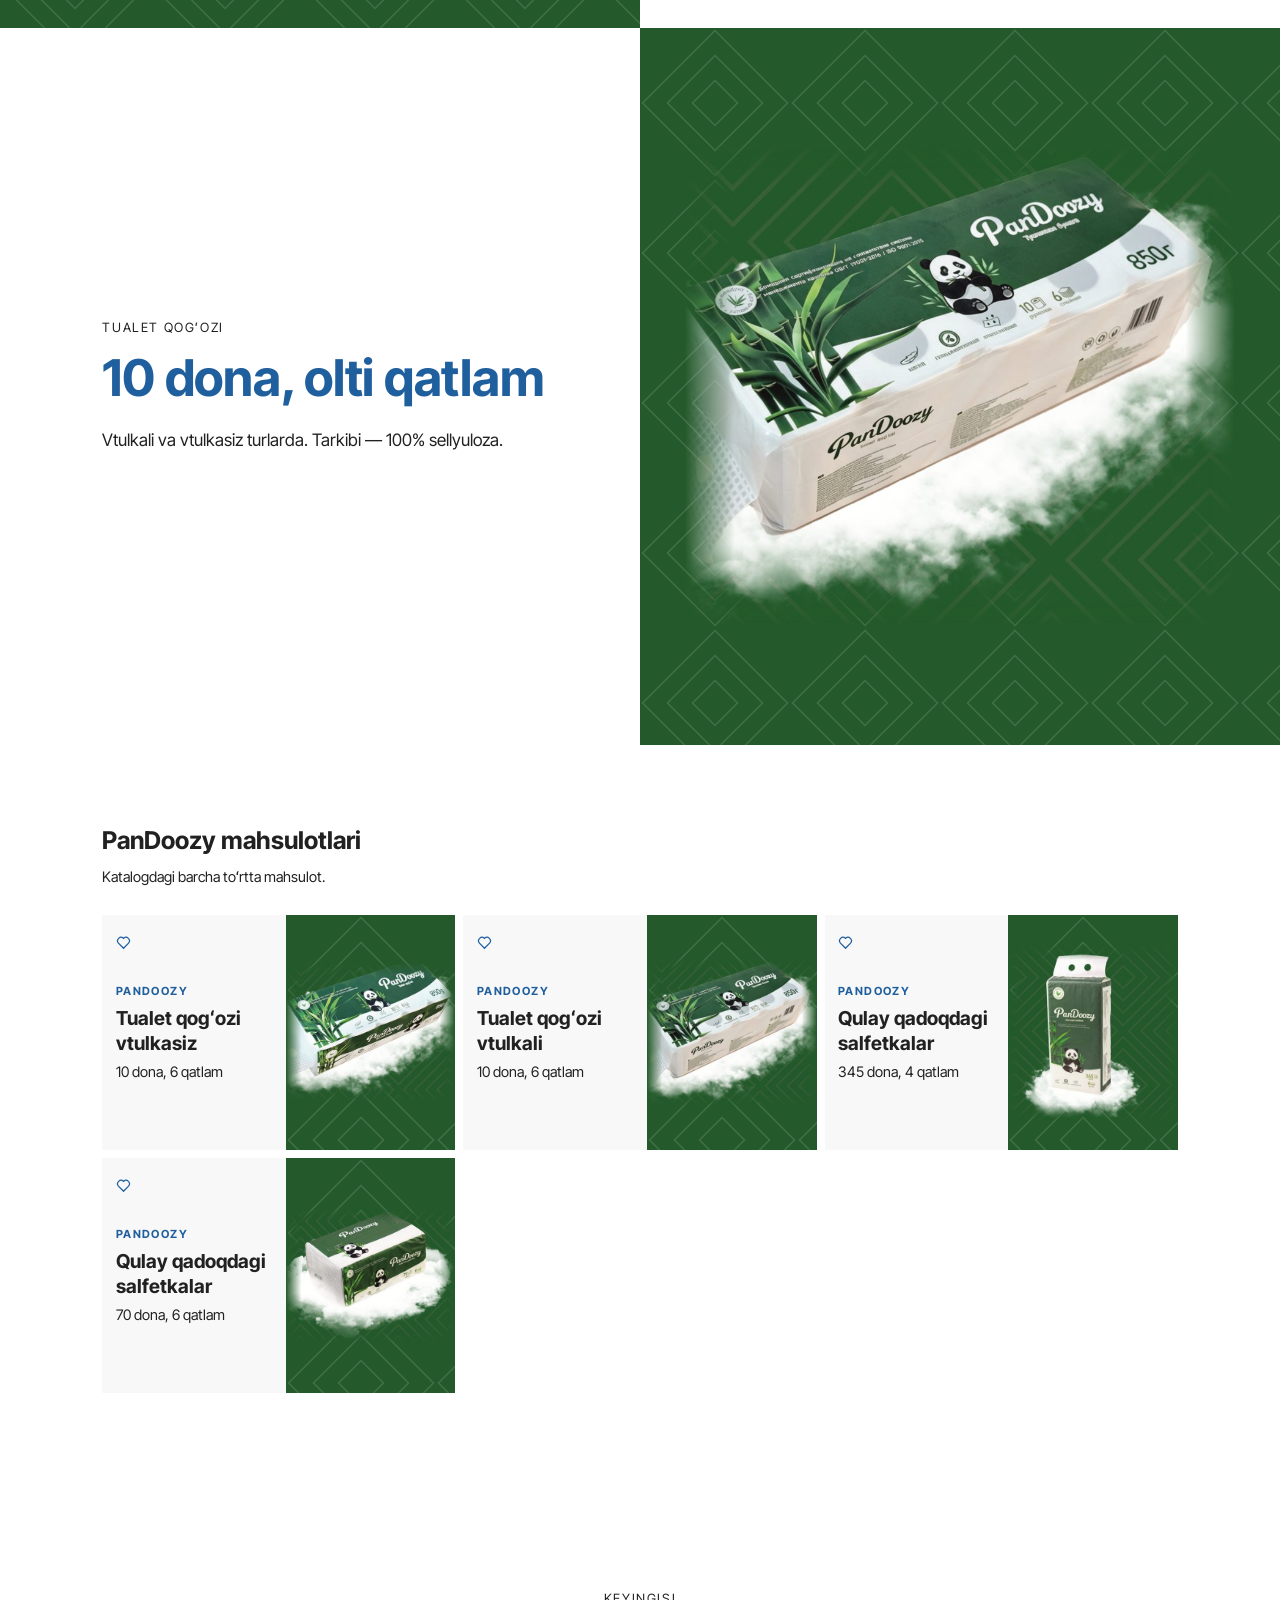
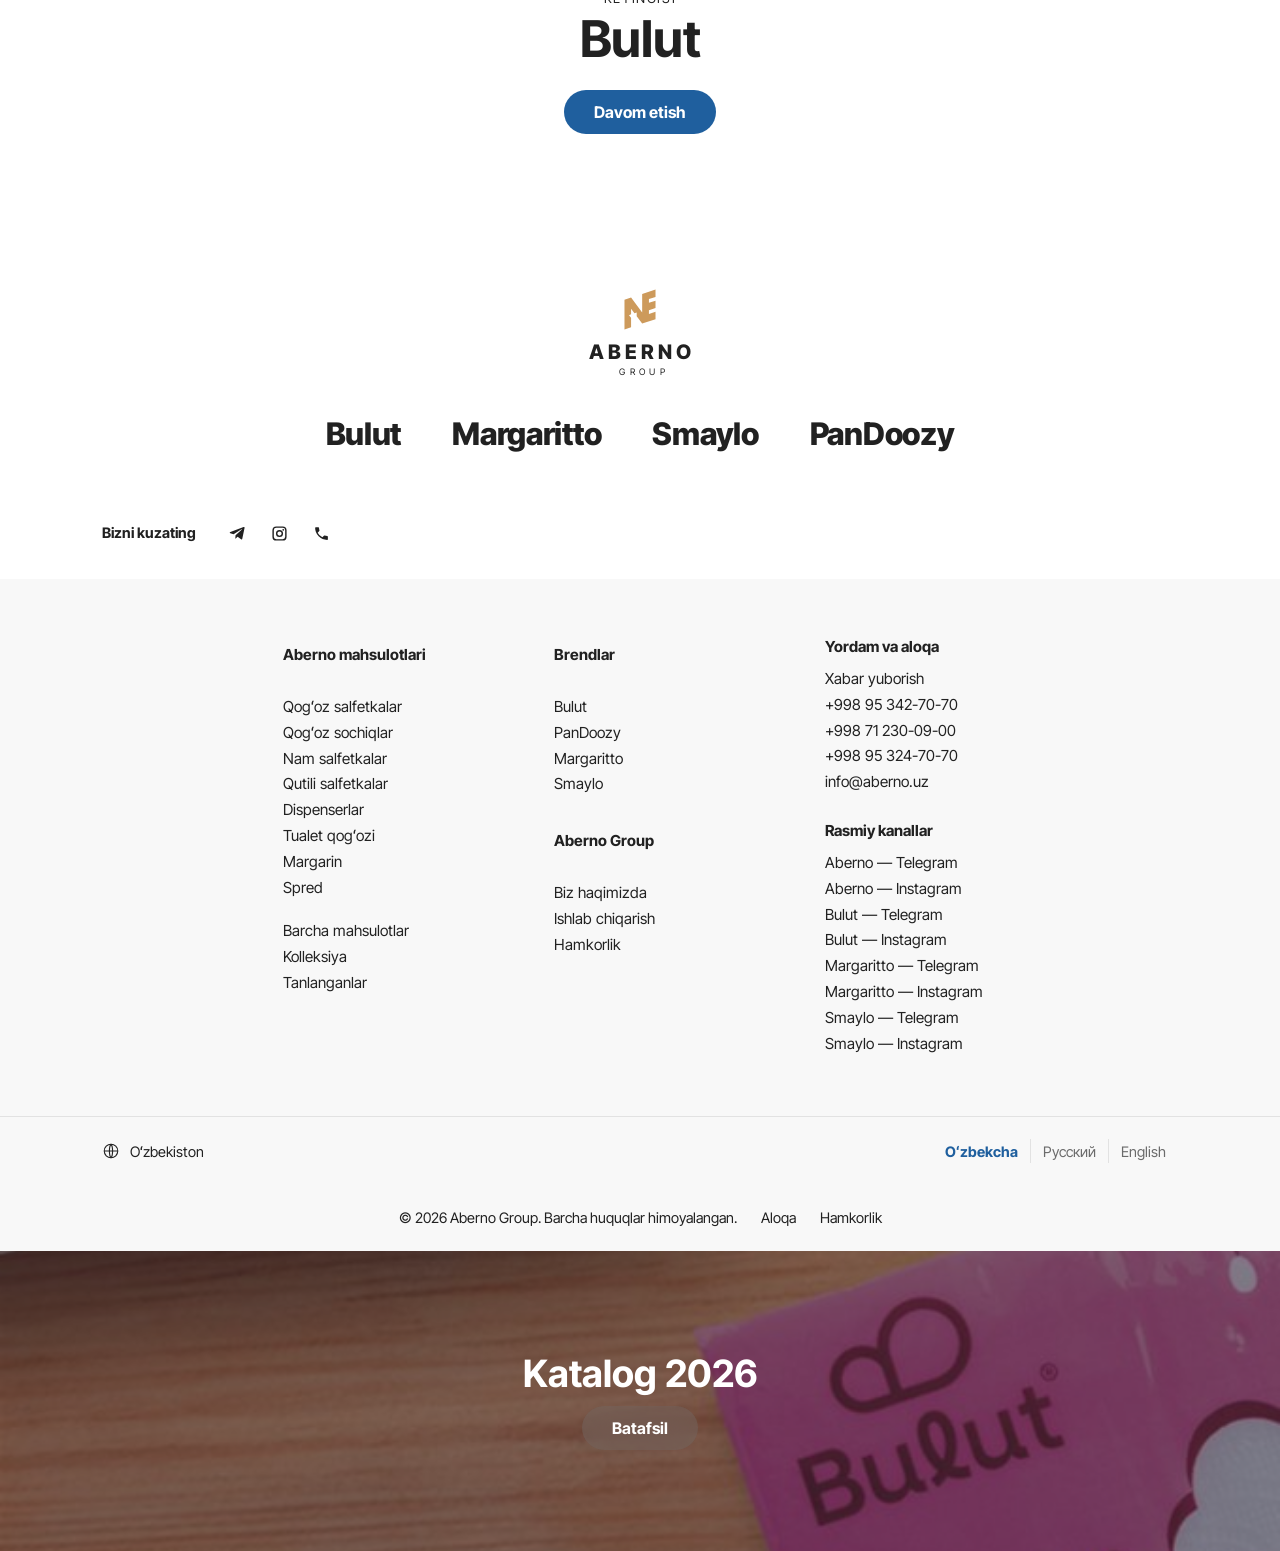
<file: pandoozy.html>
<!DOCTYPE html>
<html lang="uz">
<head>
  <meta charset="UTF-8">
  <meta name="viewport" content="width=device-width, initial-scale=1.0">
  <title>PanDoozy — salfetkalar va tualet qogʻozi | Aberno Group</title>
  <meta name="description" content="PanDoozy: toʻrt va olti qatlamli qogʻoz salfetkalar hamda olti qatlamli tualet qogʻozi. 100% sellyuloza.">
  <link rel="icon" href="assets/img/favicon.svg" type="image/svg+xml">
  <link rel="preconnect" href="https://fonts.googleapis.com">
  <link rel="preconnect" href="https://fonts.gstatic.com" crossorigin>
  <link href="https://fonts.googleapis.com/css2?family=Inter+Tight:wght@300;400;700;800&display=swap" rel="stylesheet">
  <script>(function(){var d=document.documentElement,t,l;try{t=localStorage.getItem("theme");l=localStorage.getItem("lang")}catch(e){}var q=/[?&]lang=(uz|ru|en)\b/.exec(location.search);if(q)l=q[1];if(t!=="light"&&t!=="dark"){t=window.matchMedia&&matchMedia("(prefers-color-scheme: dark)").matches?"dark":"light"}d.setAttribute("data-theme",t);d.classList.add("js");if(l==="ru"||l==="en"){d.classList.add("i18n-pending");setTimeout(function(){d.classList.remove("i18n-pending")},3000)}})();</script>
  <link rel="stylesheet" href="assets/css/style.css">
  <script src="assets/js/data.js" defer></script>
  <script src="assets/js/i18n-dict.js" defer></script>
  <script src="assets/js/i18n.js" defer></script>
  <script src="assets/js/chat.js" defer></script>
  <script src="assets/js/main.js" defer></script>
</head>
<body>

  <header class="site-header" data-header></header>

  <main>
    <section class="cover sky sky--leaf">
      <img class="cover__img feather" src="assets/img/products/p04.jpg" alt="" width="900" height="900">
      <p class="eyebrow eyebrow--lg">Katalogdagi liniya</p>
      <h1 class="h100">PanDoozy</h1>
      <a class="link" href="products.html?brand=pandoozy">PanDoozy mahsulotlarini koʻrish</a>
    </section>

    <section class="split">
      <h2 class="h50 accent reveal">Olti qatlamgacha</h2>
      <div class="reveal">
        <p class="lead">PanDoozy liniyasida toʻrtta mahsulot bor: vtulkali va vtulkasiz tualet qogʻozi hamda qulay qadoqdagi qogʻoz salfetkalar. Barchasi 100% sellyulozadan.</p>
        <a class="link" href="contact.html?mavzu=ulgurji">Ulgurji soʻrov yuborish</a>
      </div>
    </section>

    <section class="feature">
      <div class="feature__media sky sky--leaf"><img class="feather" src="assets/img/products/p03.jpg" alt="PanDoozy qogʻoz salfetkalari, 345 donali qadoq" loading="lazy" width="900" height="900"></div>
      <div class="feature__text reveal">
        <p class="eyebrow">Qogʻoz salfetkalar</p>
        <h2 class="h70">345 dona, toʻrt qatlam</h2>
        <p>Osib qoʻyish mumkin boʻlgan qulay qadoq. Kichikroq format — 70 dona, olti qatlam.</p>
      </div>
    </section>
    <section class="feature feature--flip">
      <div class="feature__media sky sky--leaf"><img class="feather" src="assets/img/products/p02.jpg" alt="PanDoozy tualet qogʻozi, 10 donali qadoq" loading="lazy" width="900" height="900"></div>
      <div class="feature__text reveal">
        <p class="eyebrow">Tualet qogʻozi</p>
        <h2 class="h70">10 dona, olti qatlam</h2>
        <p>Vtulkali va vtulkasiz turlarda. Tarkibi — 100% sellyuloza.</p>
      </div>
    </section>

    <section class="related">
      <div class="related__head"><h2 class="h20">PanDoozy mahsulotlari</h2><p class="small">Katalogdagi barcha toʻrtta mahsulot.</p></div>
      <ul class="grid grid--bare" data-cards="p01,p02,p03,p04"></ul>
    </section>

    <section class="next">
      <p class="eyebrow">Keyingisi</p>
      <h2 class="h70">Bulut</h2>
      <a class="btn" href="bulut.html">Davom etish</a>
    </section>
  </main>

  <footer class="site-footer" data-footer></footer>
</body>
</html>
</file>
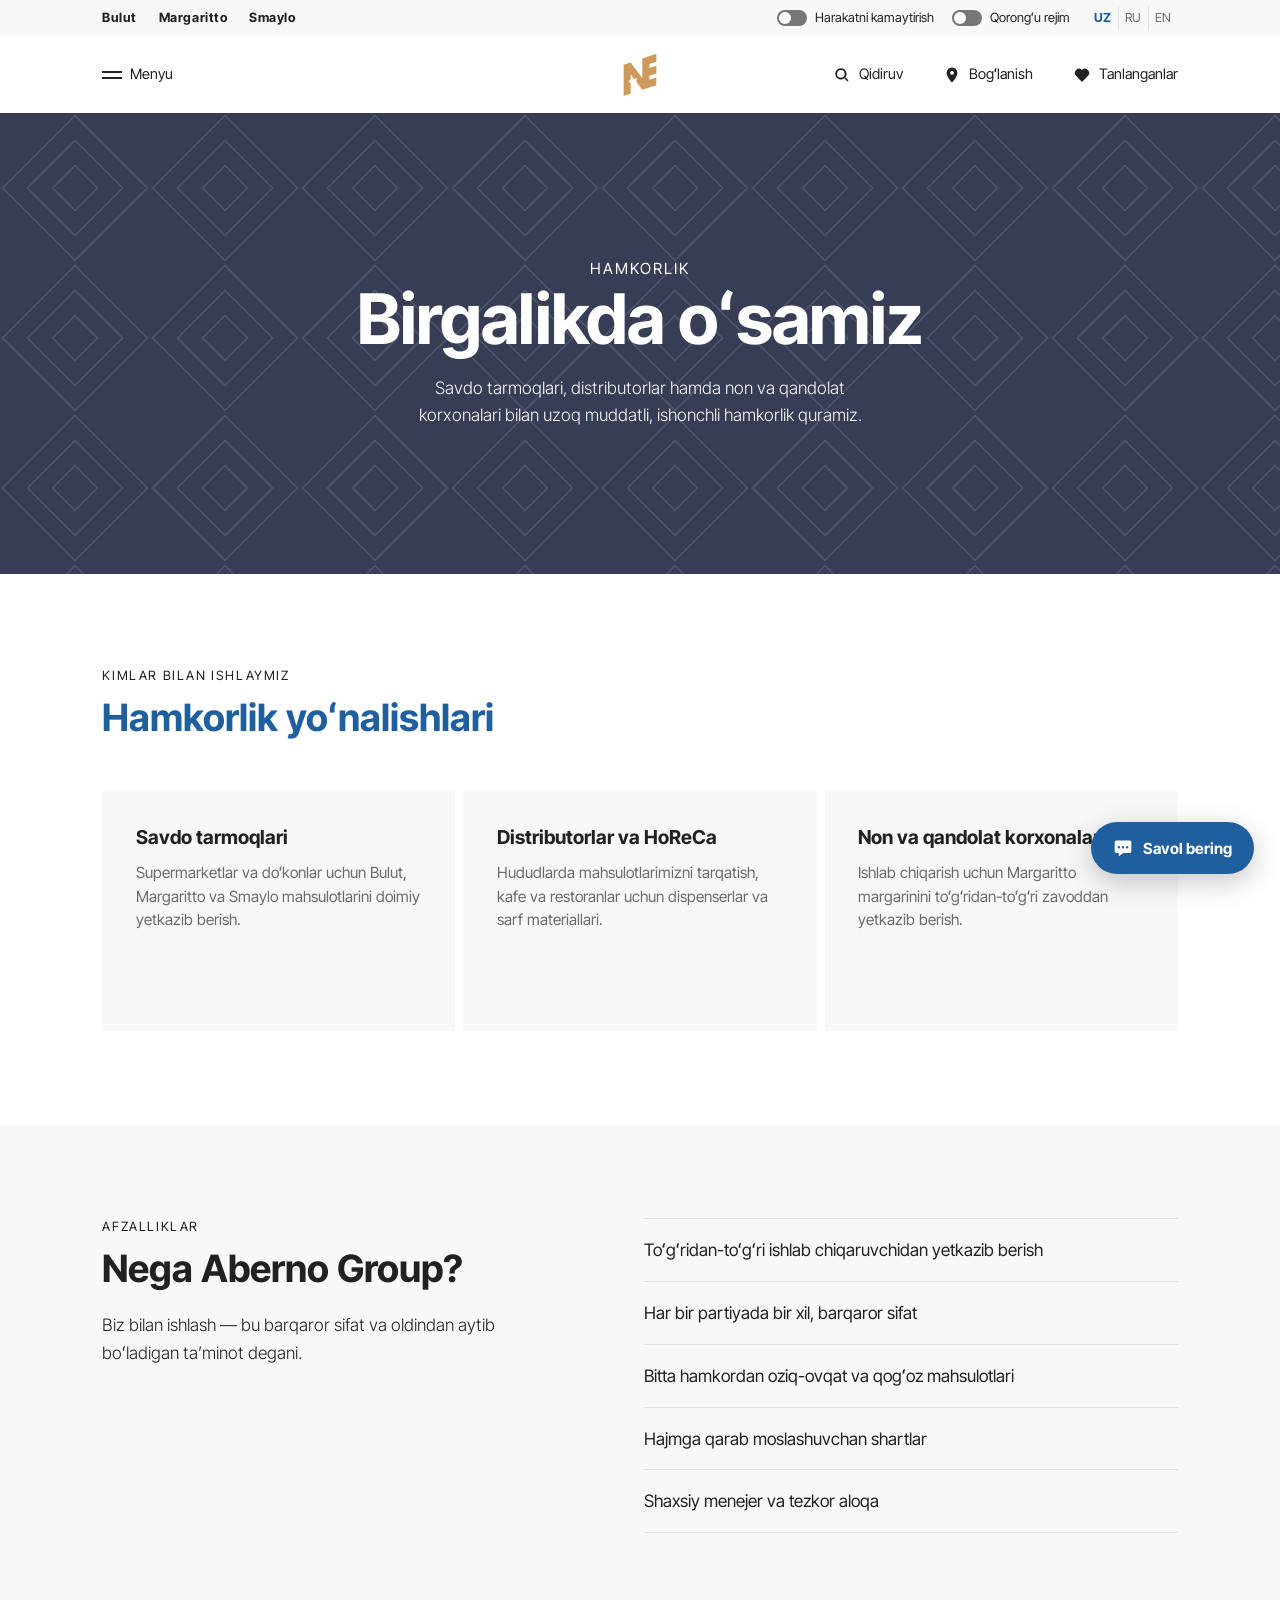
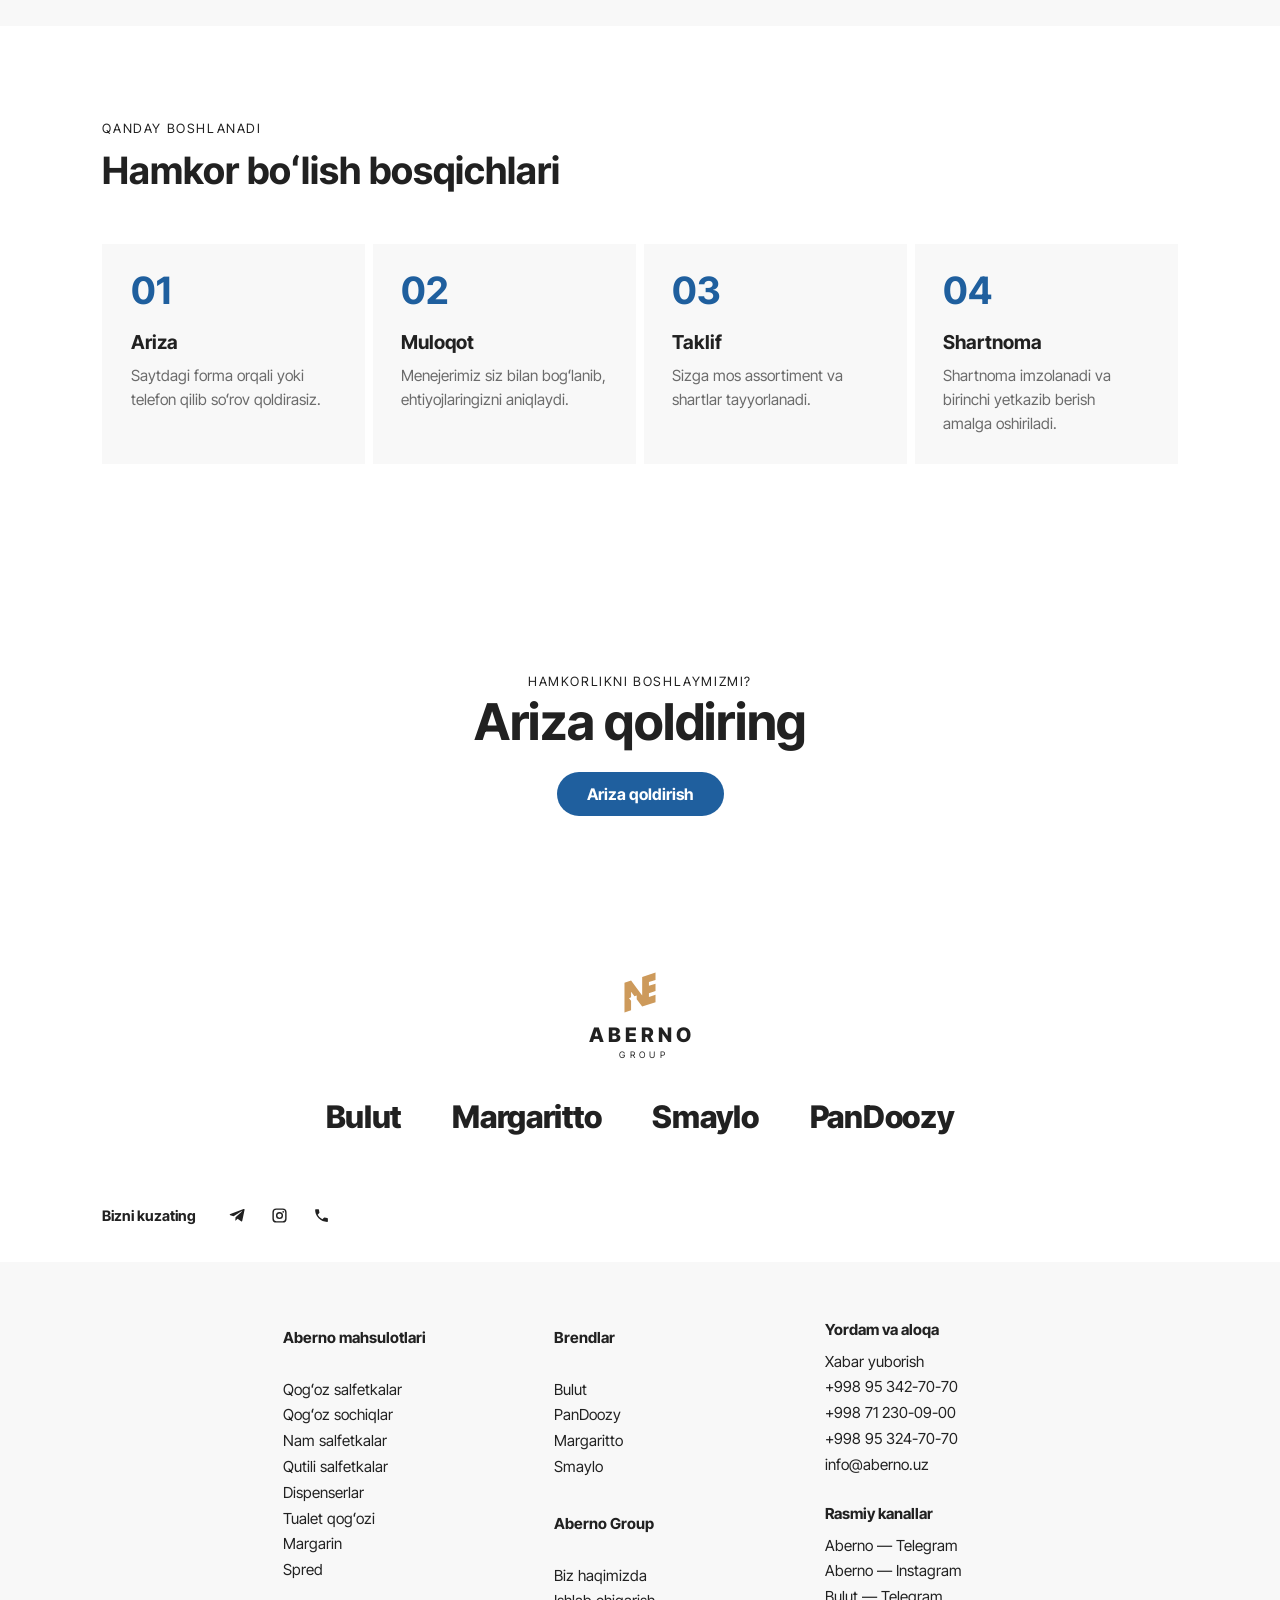
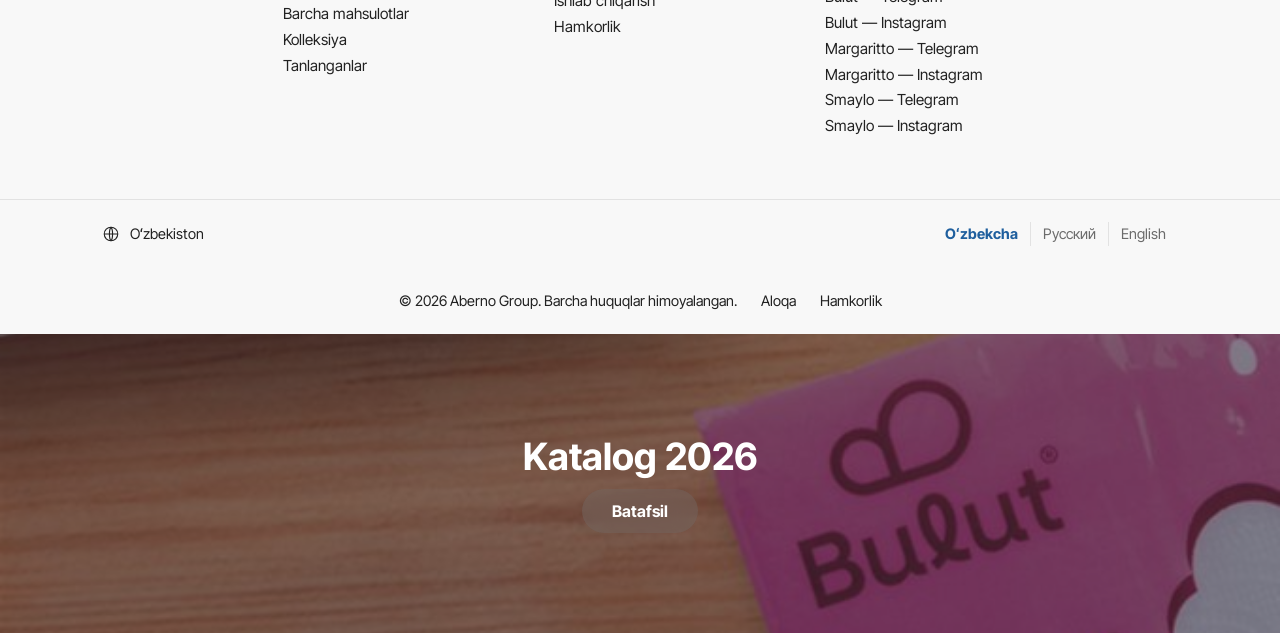
<file: partners.html>
<!DOCTYPE html>
<html lang="uz">
<head>
  <meta charset="UTF-8">
  <meta name="viewport" content="width=device-width, initial-scale=1.0">
  <title>Hamkorlik — Aberno Group</title>
  <meta name="description" content="Savdo tarmoqlari, distributorlar, HoReCa hamda non va qandolat korxonalari uchun Aberno Group bilan hamkorlik shartlari.">
  <link rel="icon" href="assets/img/favicon.svg" type="image/svg+xml">
  <link rel="preconnect" href="https://fonts.googleapis.com">
  <link rel="preconnect" href="https://fonts.gstatic.com" crossorigin>
  <link href="https://fonts.googleapis.com/css2?family=Inter+Tight:wght@300;400;700;800&display=swap" rel="stylesheet">
  <script>(function(){var d=document.documentElement,t,l;try{t=localStorage.getItem("theme");l=localStorage.getItem("lang")}catch(e){}var q=/[?&]lang=(uz|ru|en)\b/.exec(location.search);if(q)l=q[1];if(t!=="light"&&t!=="dark"){t=window.matchMedia&&matchMedia("(prefers-color-scheme: dark)").matches?"dark":"light"}d.setAttribute("data-theme",t);d.classList.add("js");if(l==="ru"||l==="en"){d.classList.add("i18n-pending");setTimeout(function(){d.classList.remove("i18n-pending")},3000)}})();</script>
  <link rel="stylesheet" href="assets/css/style.css">
  <script src="assets/js/data.js" defer></script>
  <script src="assets/js/i18n-dict.js" defer></script>
  <script src="assets/js/i18n.js" defer></script>
  <script src="assets/js/chat.js" defer></script>
  <script src="assets/js/main.js" defer></script>
</head>
<body>

  <header class="site-header" data-header></header>

  <main>
    <section class="cover sky sky--navy">
      <p class="eyebrow eyebrow--lg">Hamkorlik</p>
      <h1 class="h100">Birgalikda oʻsamiz</h1>
      <p class="cover__lead">Savdo tarmoqlari, distributorlar hamda non va qandolat korxonalari bilan uzoq muddatli, ishonchli hamkorlik quramiz.</p>
    </section>

    <section class="block">
      <div class="block__head reveal">
        <p class="eyebrow">Kimlar bilan ishlaymiz</p>
        <h2 class="h50 accent">Hamkorlik yoʻnalishlari</h2>
      </div>
      <div class="tiles">
        <div class="tile reveal"><h3>Savdo tarmoqlari</h3><p>Supermarketlar va doʻkonlar uchun Bulut, Margaritto va Smaylo mahsulotlarini doimiy yetkazib berish.</p></div>
        <div class="tile reveal"><h3>Distributorlar va HoReCa</h3><p>Hududlarda mahsulotlarimizni tarqatish, kafe va restoranlar uchun dispenserlar va sarf materiallari.</p></div>
        <div class="tile reveal"><h3>Non va qandolat korxonalari</h3><p>Ishlab chiqarish uchun Margaritto margarinini toʻgʻridan-toʻgʻri zavoddan yetkazib berish.</p></div>
      </div>
    </section>

    <section class="split split--soft">
      <div class="reveal">
        <p class="eyebrow">Afzalliklar</p>
        <h2 class="h50">Nega Aberno Group?</h2>
        <p class="lead">Biz bilan ishlash — bu barqaror sifat va oldindan aytib boʻladigan taʼminot degani.</p>
      </div>
      <ul class="checks reveal">
        <li>Toʻgʻridan-toʻgʻri ishlab chiqaruvchidan yetkazib berish</li>
        <li>Har bir partiyada bir xil, barqaror sifat</li>
        <li>Bitta hamkordan oziq-ovqat va qogʻoz mahsulotlari</li>
        <li>Hajmga qarab moslashuvchan shartlar</li>
        <li>Shaxsiy menejer va tezkor aloqa</li>
      </ul>
    </section>

    <section class="block">
      <div class="block__head reveal">
        <p class="eyebrow">Qanday boshlanadi</p>
        <h2 class="h50">Hamkor boʻlish bosqichlari</h2>
      </div>
      <ol class="steps steps--4">
        <li class="reveal"><h3>Ariza</h3><p>Saytdagi forma orqali yoki telefon qilib soʻrov qoldirasiz.</p></li>
        <li class="reveal"><h3>Muloqot</h3><p>Menejerimiz siz bilan bogʻlanib, ehtiyojlaringizni aniqlaydi.</p></li>
        <li class="reveal"><h3>Taklif</h3><p>Sizga mos assortiment va shartlar tayyorlanadi.</p></li>
        <li class="reveal"><h3>Shartnoma</h3><p>Shartnoma imzolanadi va birinchi yetkazib berish amalga oshiriladi.</p></li>
      </ol>
    </section>

    <section class="next">
      <p class="eyebrow">Hamkorlikni boshlaymizmi?</p>
      <h2 class="h70">Ariza qoldiring</h2>
      <a class="btn" href="contact.html?mavzu=hamkorlik">Ariza qoldirish</a>
    </section>
  </main>

  <footer class="site-footer" data-footer></footer>
</body>
</html>
</file>
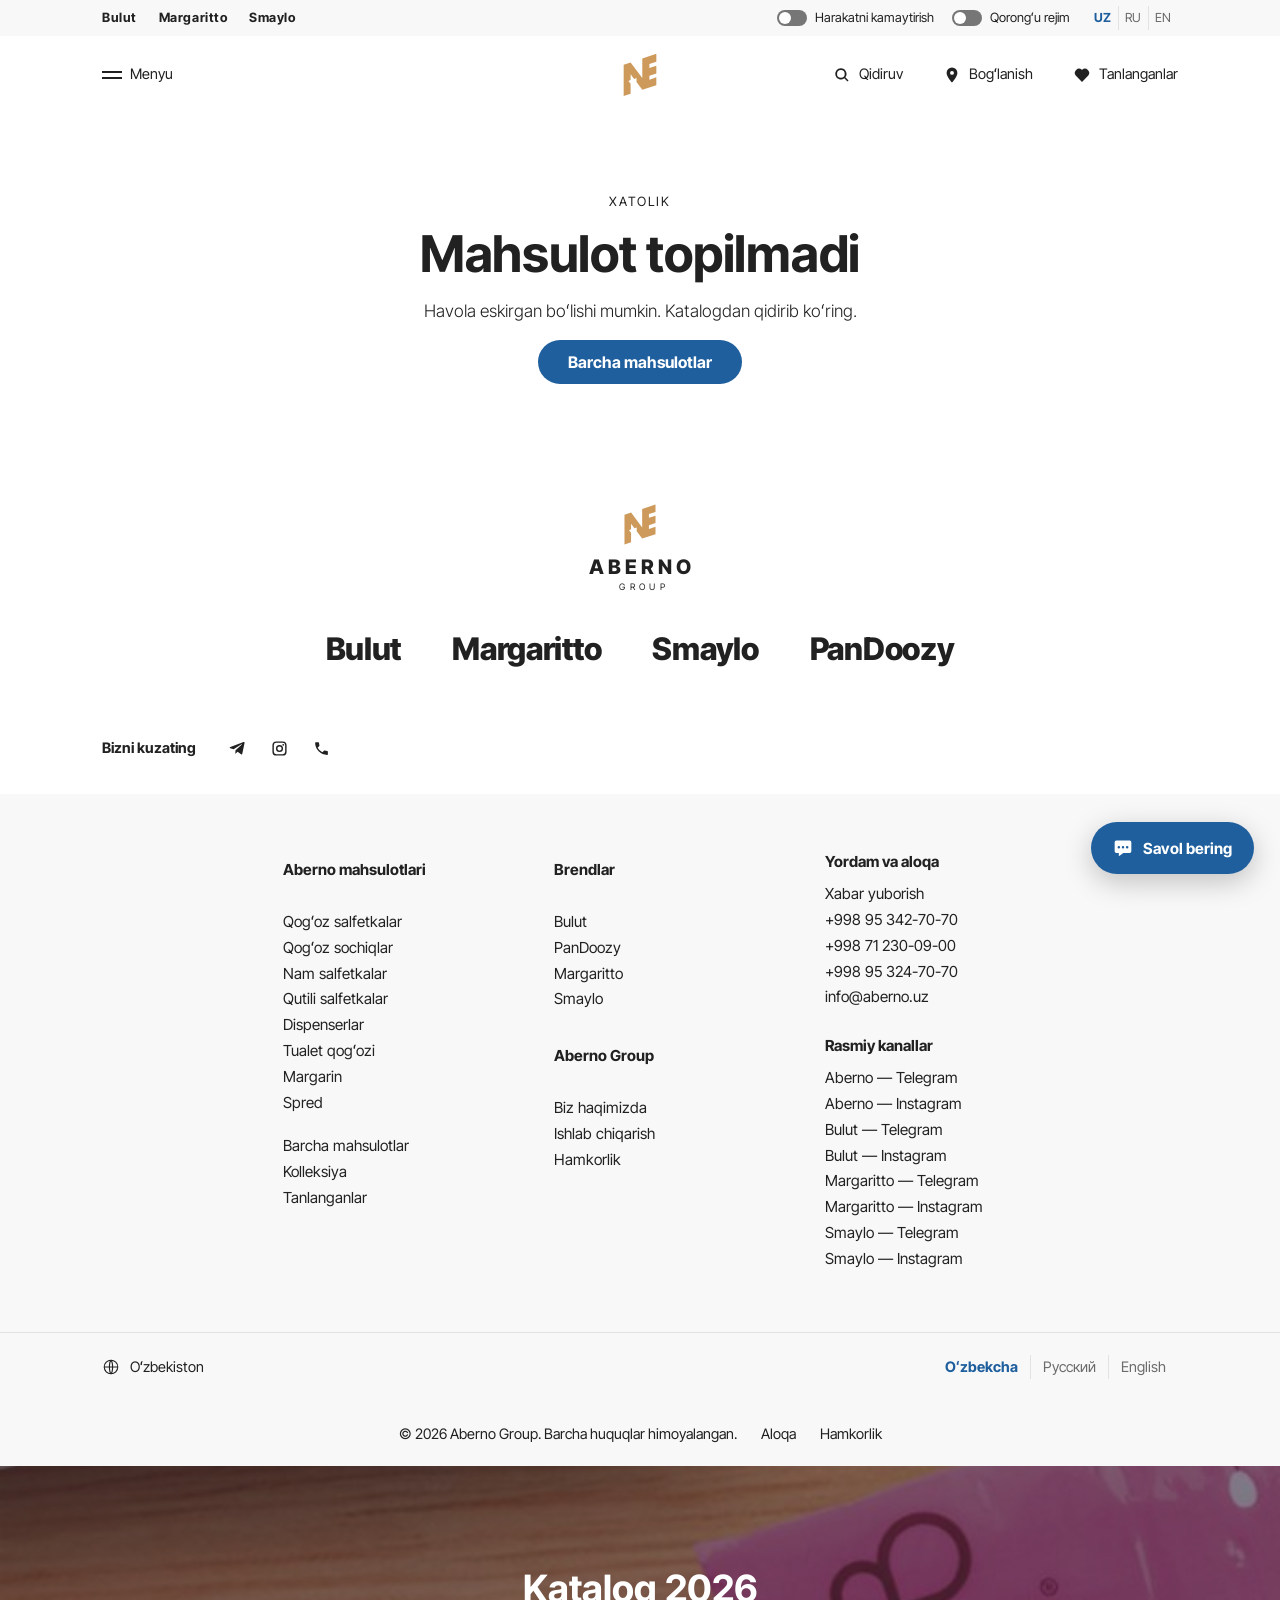
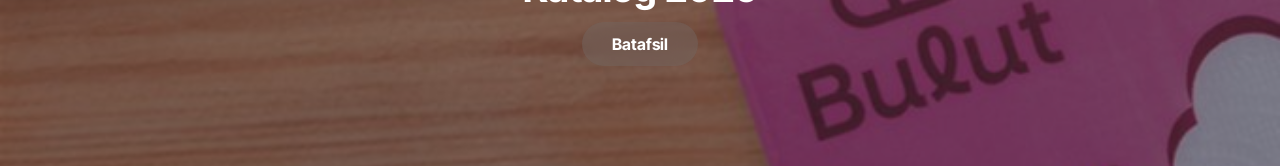
<file: product.html>
<!DOCTYPE html>
<html lang="uz">
<head>
  <meta charset="UTF-8">
  <meta name="viewport" content="width=device-width, initial-scale=1.0">
  <title>Mahsulot — Aberno Group</title>
  <meta name="description" content="Aberno Group katalogidagi mahsulot: miqdori, oʻlchami, tarkibi va qatlamlar soni.">
  <link rel="icon" href="assets/img/favicon.svg" type="image/svg+xml">
  <link rel="preconnect" href="https://fonts.googleapis.com">
  <link rel="preconnect" href="https://fonts.gstatic.com" crossorigin>
  <link href="https://fonts.googleapis.com/css2?family=Inter+Tight:wght@300;400;700;800&display=swap" rel="stylesheet">
  <script>(function(){var d=document.documentElement,t,l;try{t=localStorage.getItem("theme");l=localStorage.getItem("lang")}catch(e){}var q=/[?&]lang=(uz|ru|en)\b/.exec(location.search);if(q)l=q[1];if(t!=="light"&&t!=="dark"){t=window.matchMedia&&matchMedia("(prefers-color-scheme: dark)").matches?"dark":"light"}d.setAttribute("data-theme",t);d.classList.add("js");if(l==="ru"||l==="en"){d.classList.add("i18n-pending");setTimeout(function(){d.classList.remove("i18n-pending")},3000)}})();</script>
  <link rel="stylesheet" href="assets/css/style.css">
  <script src="assets/js/data.js" defer></script>
  <script src="assets/js/i18n-dict.js" defer></script>
  <script src="assets/js/i18n.js" defer></script>
  <script src="assets/js/chat.js" defer></script>
  <script src="assets/js/main.js" defer></script>
</head>
<body>

  <header class="site-header" data-header></header>

  <main data-product>
    <noscript><p class="count">Mahsulot sahifasini koʻrish uchun brauzerda JavaScript yoqilgan boʻlishi kerak.</p></noscript>
  </main>

  <footer class="site-footer" data-footer></footer>
</body>
</html>
</file>
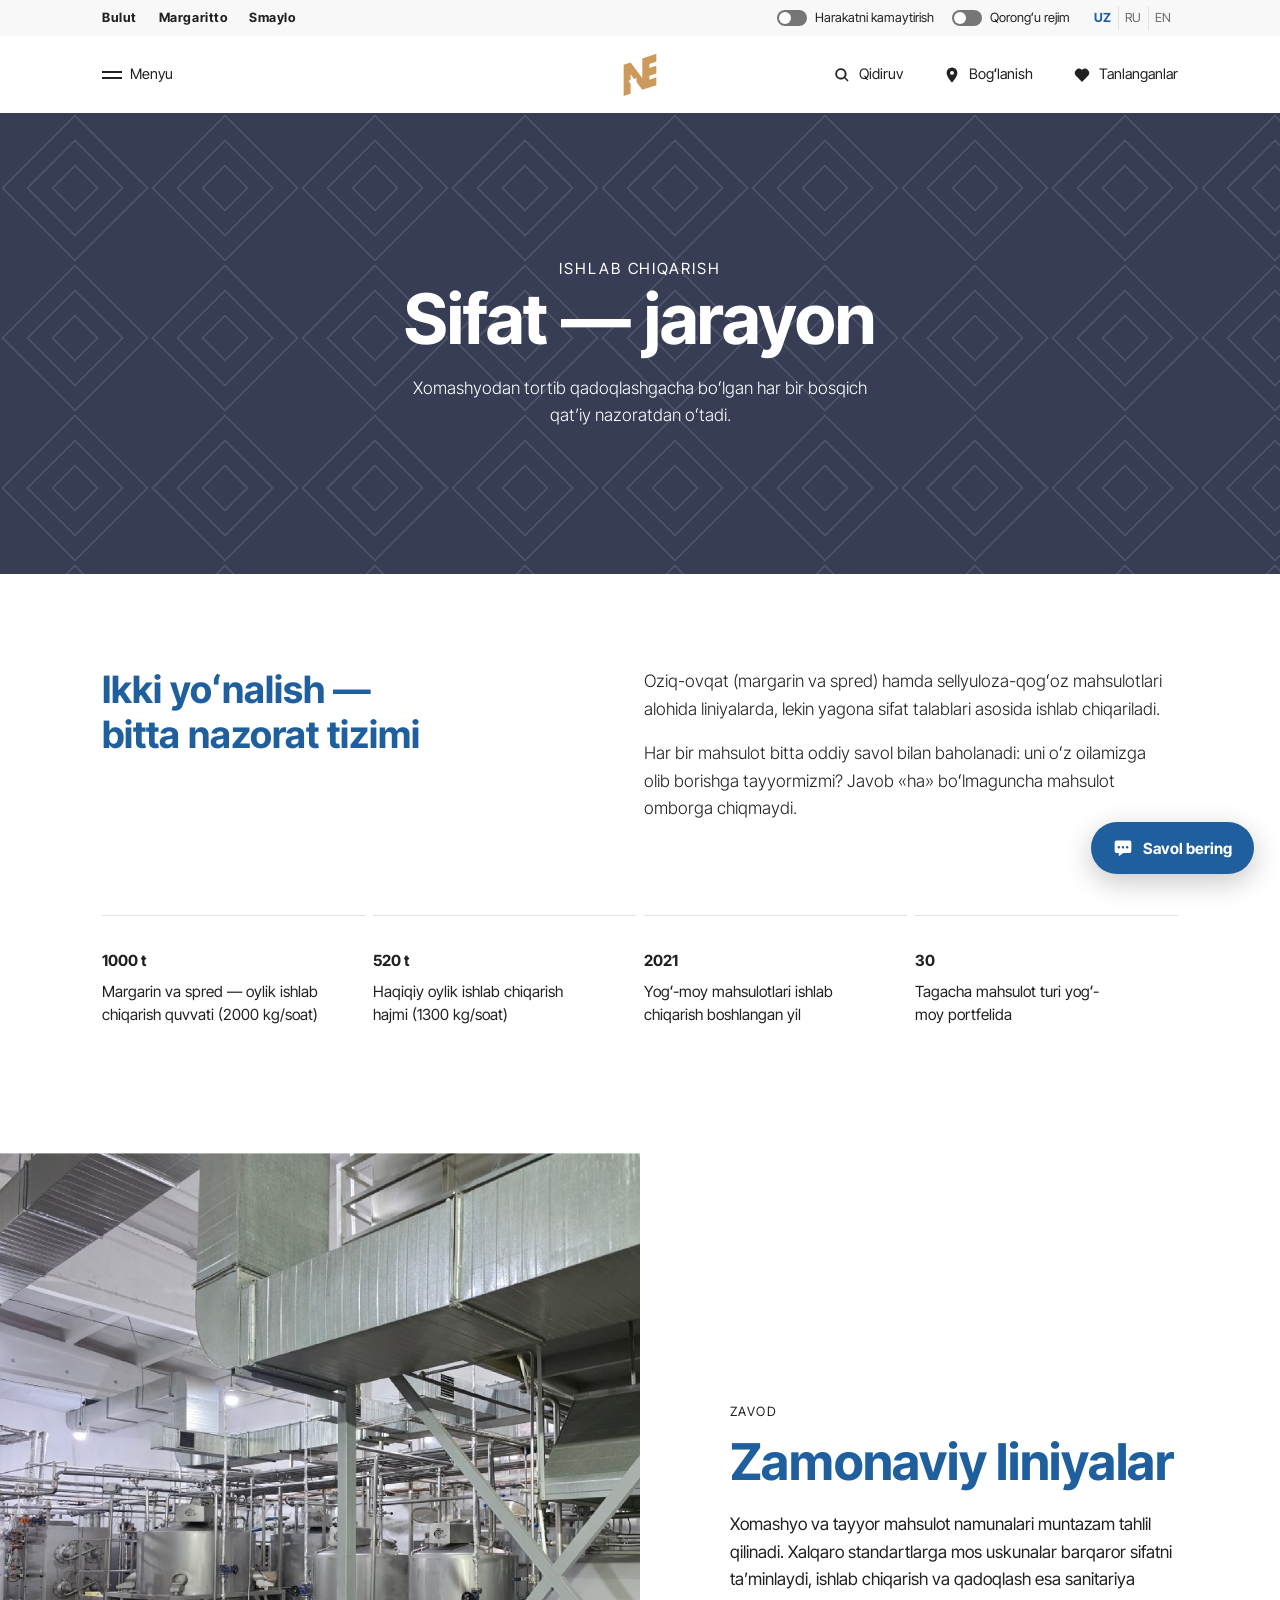
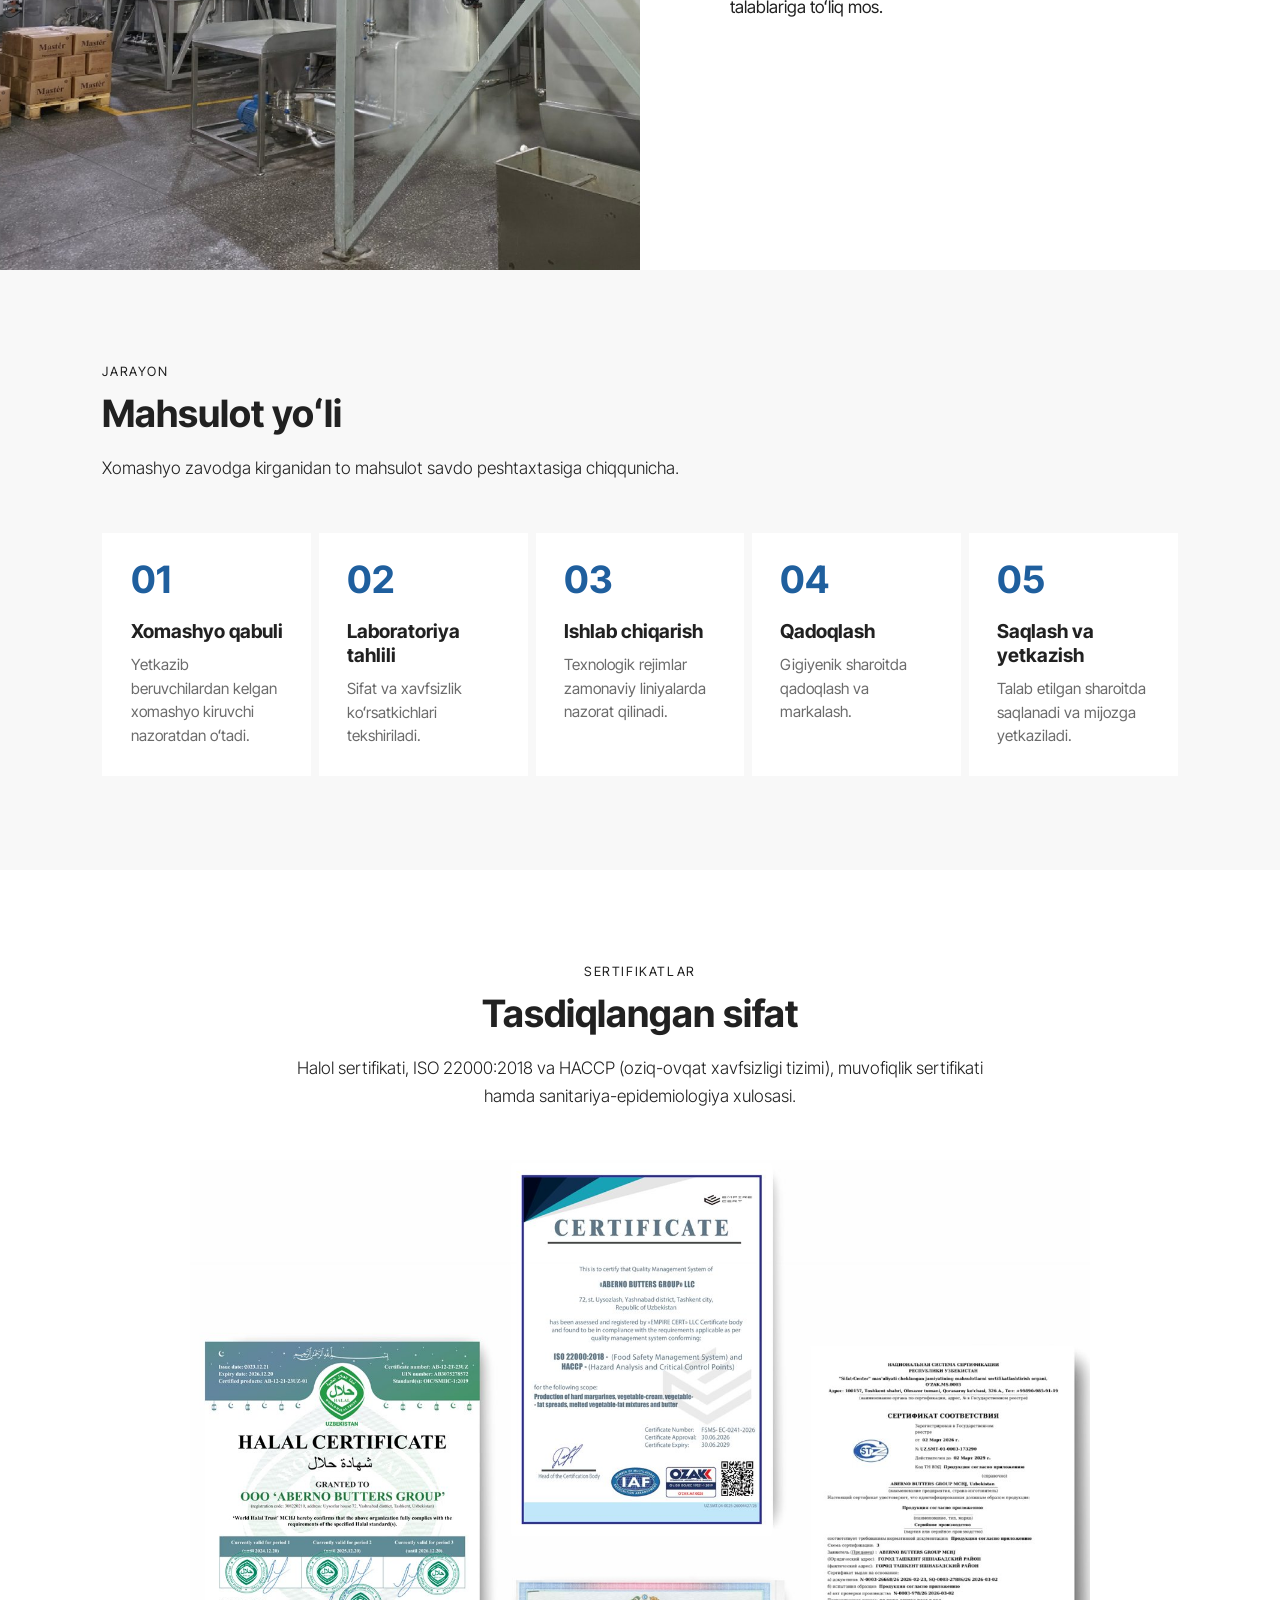
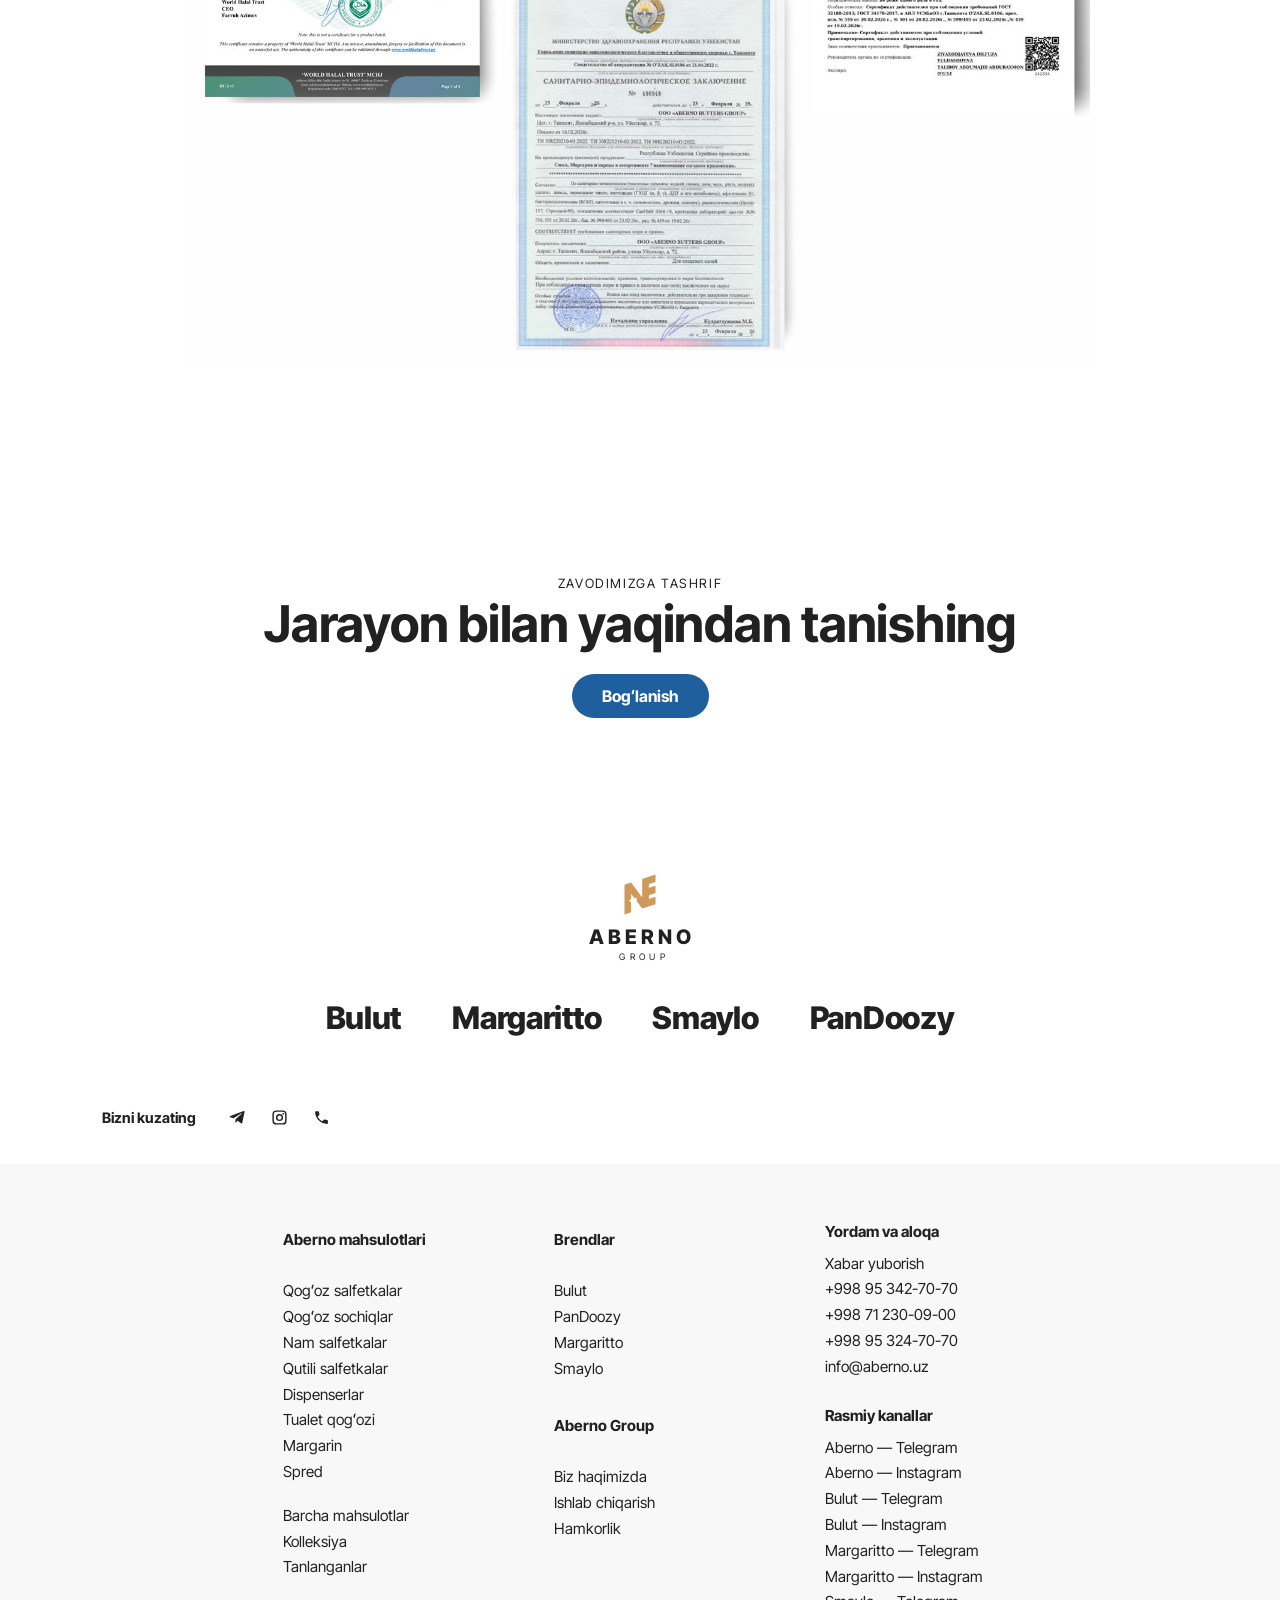
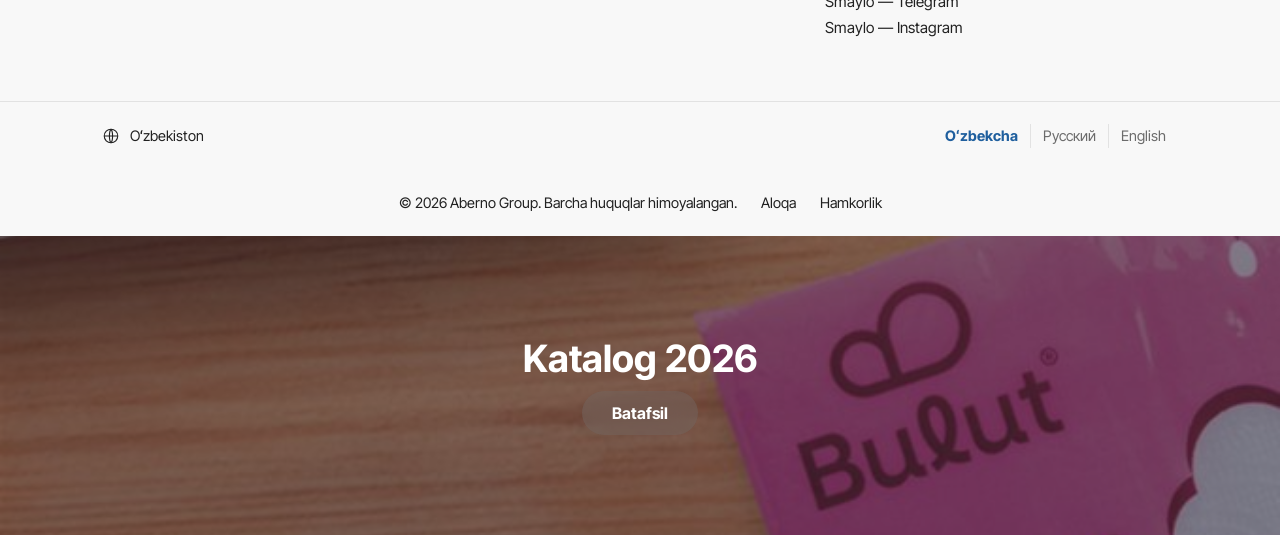
<file: production.html>
<!DOCTYPE html>
<html lang="uz">
<head>
  <meta charset="UTF-8">
  <meta name="viewport" content="width=device-width, initial-scale=1.0">
  <title>Ishlab chiqarish — Aberno Group</title>
  <meta name="description" content="Aberno Group ishlab chiqarishi: oyiga 1000 tonna margarin va spred quvvati, Halol, ISO 22000:2018 va HACCP sertifikatlari.">
  <link rel="icon" href="assets/img/favicon.svg" type="image/svg+xml">
  <link rel="preconnect" href="https://fonts.googleapis.com">
  <link rel="preconnect" href="https://fonts.gstatic.com" crossorigin>
  <link href="https://fonts.googleapis.com/css2?family=Inter+Tight:wght@300;400;700;800&display=swap" rel="stylesheet">
  <script>(function(){var d=document.documentElement,t,l;try{t=localStorage.getItem("theme");l=localStorage.getItem("lang")}catch(e){}var q=/[?&]lang=(uz|ru|en)\b/.exec(location.search);if(q)l=q[1];if(t!=="light"&&t!=="dark"){t=window.matchMedia&&matchMedia("(prefers-color-scheme: dark)").matches?"dark":"light"}d.setAttribute("data-theme",t);d.classList.add("js");if(l==="ru"||l==="en"){d.classList.add("i18n-pending");setTimeout(function(){d.classList.remove("i18n-pending")},3000)}})();</script>
  <link rel="stylesheet" href="assets/css/style.css">
  <script src="assets/js/data.js" defer></script>
  <script src="assets/js/i18n-dict.js" defer></script>
  <script src="assets/js/i18n.js" defer></script>
  <script src="assets/js/chat.js" defer></script>
  <script src="assets/js/main.js" defer></script>
</head>
<body>

  <header class="site-header" data-header></header>

  <main>
    <section class="cover sky sky--navy">
      <p class="eyebrow eyebrow--lg">Ishlab chiqarish</p>
      <h1 class="h100">Sifat — jarayon</h1>
      <p class="cover__lead">Xomashyodan tortib qadoqlashgacha boʻlgan har bir bosqich qatʼiy nazoratdan oʻtadi.</p>
    </section>

    <section class="split">
      <h2 class="h50 accent reveal">Ikki yoʻnalish — bitta nazorat tizimi</h2>
      <div class="reveal">
        <p class="lead">Oziq-ovqat (margarin va spred) hamda sellyuloza-qogʻoz mahsulotlari alohida liniyalarda, lekin yagona sifat talablari asosida ishlab chiqariladi.</p>
        <p class="lead">Har bir mahsulot bitta oddiy savol bilan baholanadi: uni oʻz oilamizga olib borishga tayyormizmi? Javob «ha» boʻlmaguncha mahsulot omborga chiqmaydi.</p>
      </div>
    </section>

    <section class="block block--flush">
      <div class="stats">
        <div class="stat reveal"><p class="stat__num">1000 t</p><p>Margarin va spred — oylik ishlab chiqarish quvvati (2000 kg/soat)</p></div>
        <div class="stat reveal"><p class="stat__num">520 t</p><p>Haqiqiy oylik ishlab chiqarish hajmi (1300 kg/soat)</p></div>
        <div class="stat reveal"><p class="stat__num">2021</p><p>Yogʻ-moy mahsulotlari ishlab chiqarish boshlangan yil</p></div>
        <div class="stat reveal"><p class="stat__num">30</p><p>Tagacha mahsulot turi yogʻ-moy portfelida</p></div>
      </div>
    </section>

    <section class="feature">
      <div class="feature__media feature__media--photo"><img src="assets/img/factory.jpg" alt="Aberno zavodidagi ishlab chiqarish sexi" loading="lazy"></div>
      <div class="feature__text reveal">
        <p class="eyebrow">Zavod</p>
        <h2 class="h70">Zamonaviy liniyalar</h2>
        <p>Xomashyo va tayyor mahsulot namunalari muntazam tahlil qilinadi. Xalqaro standartlarga mos uskunalar barqaror sifatni taʼminlaydi, ishlab chiqarish va qadoqlash esa sanitariya talablariga toʻliq mos.</p>
      </div>
    </section>

    <section class="block block--soft">
      <div class="block__head reveal">
        <p class="eyebrow">Jarayon</p>
        <h2 class="h50">Mahsulot yoʻli</h2>
        <p>Xomashyo zavodga kirganidan to mahsulot savdo peshtaxtasiga chiqqunicha.</p>
      </div>
      <ol class="steps">
        <li class="reveal"><h3>Xomashyo qabuli</h3><p>Yetkazib beruvchilardan kelgan xomashyo kiruvchi nazoratdan oʻtadi.</p></li>
        <li class="reveal"><h3>Laboratoriya tahlili</h3><p>Sifat va xavfsizlik koʻrsatkichlari tekshiriladi.</p></li>
        <li class="reveal"><h3>Ishlab chiqarish</h3><p>Texnologik rejimlar zamonaviy liniyalarda nazorat qilinadi.</p></li>
        <li class="reveal"><h3>Qadoqlash</h3><p>Gigiyenik sharoitda qadoqlash va markalash.</p></li>
        <li class="reveal"><h3>Saqlash va yetkazish</h3><p>Talab etilgan sharoitda saqlanadi va mijozga yetkaziladi.</p></li>
      </ol>
    </section>

    <section class="block block--center">
      <div class="block__head reveal">
        <p class="eyebrow">Sertifikatlar</p>
        <h2 class="h50">Tasdiqlangan sifat</h2>
        <p>Halol sertifikati, ISO 22000:2018 va HACCP (oziq-ovqat xavfsizligi tizimi), muvofiqlik sertifikati hamda sanitariya-epidemiologiya xulosasi.</p>
      </div>
      <img class="certs reveal" src="assets/img/certificates.jpg" alt="Aberno Butters Group sertifikatlari: Halol, ISO 22000:2018 va HACCP, muvofiqlik sertifikati, sanitariya-epidemiologiya xulosasi" loading="lazy">
    </section>

    <section class="next">
      <p class="eyebrow">Zavodimizga tashrif</p>
      <h2 class="h70">Jarayon bilan yaqindan tanishing</h2>
      <a class="btn" href="contact.html?mavzu=hamkorlik">Bogʻlanish</a>
    </section>
  </main>

  <footer class="site-footer" data-footer></footer>
</body>
</html>
</file>
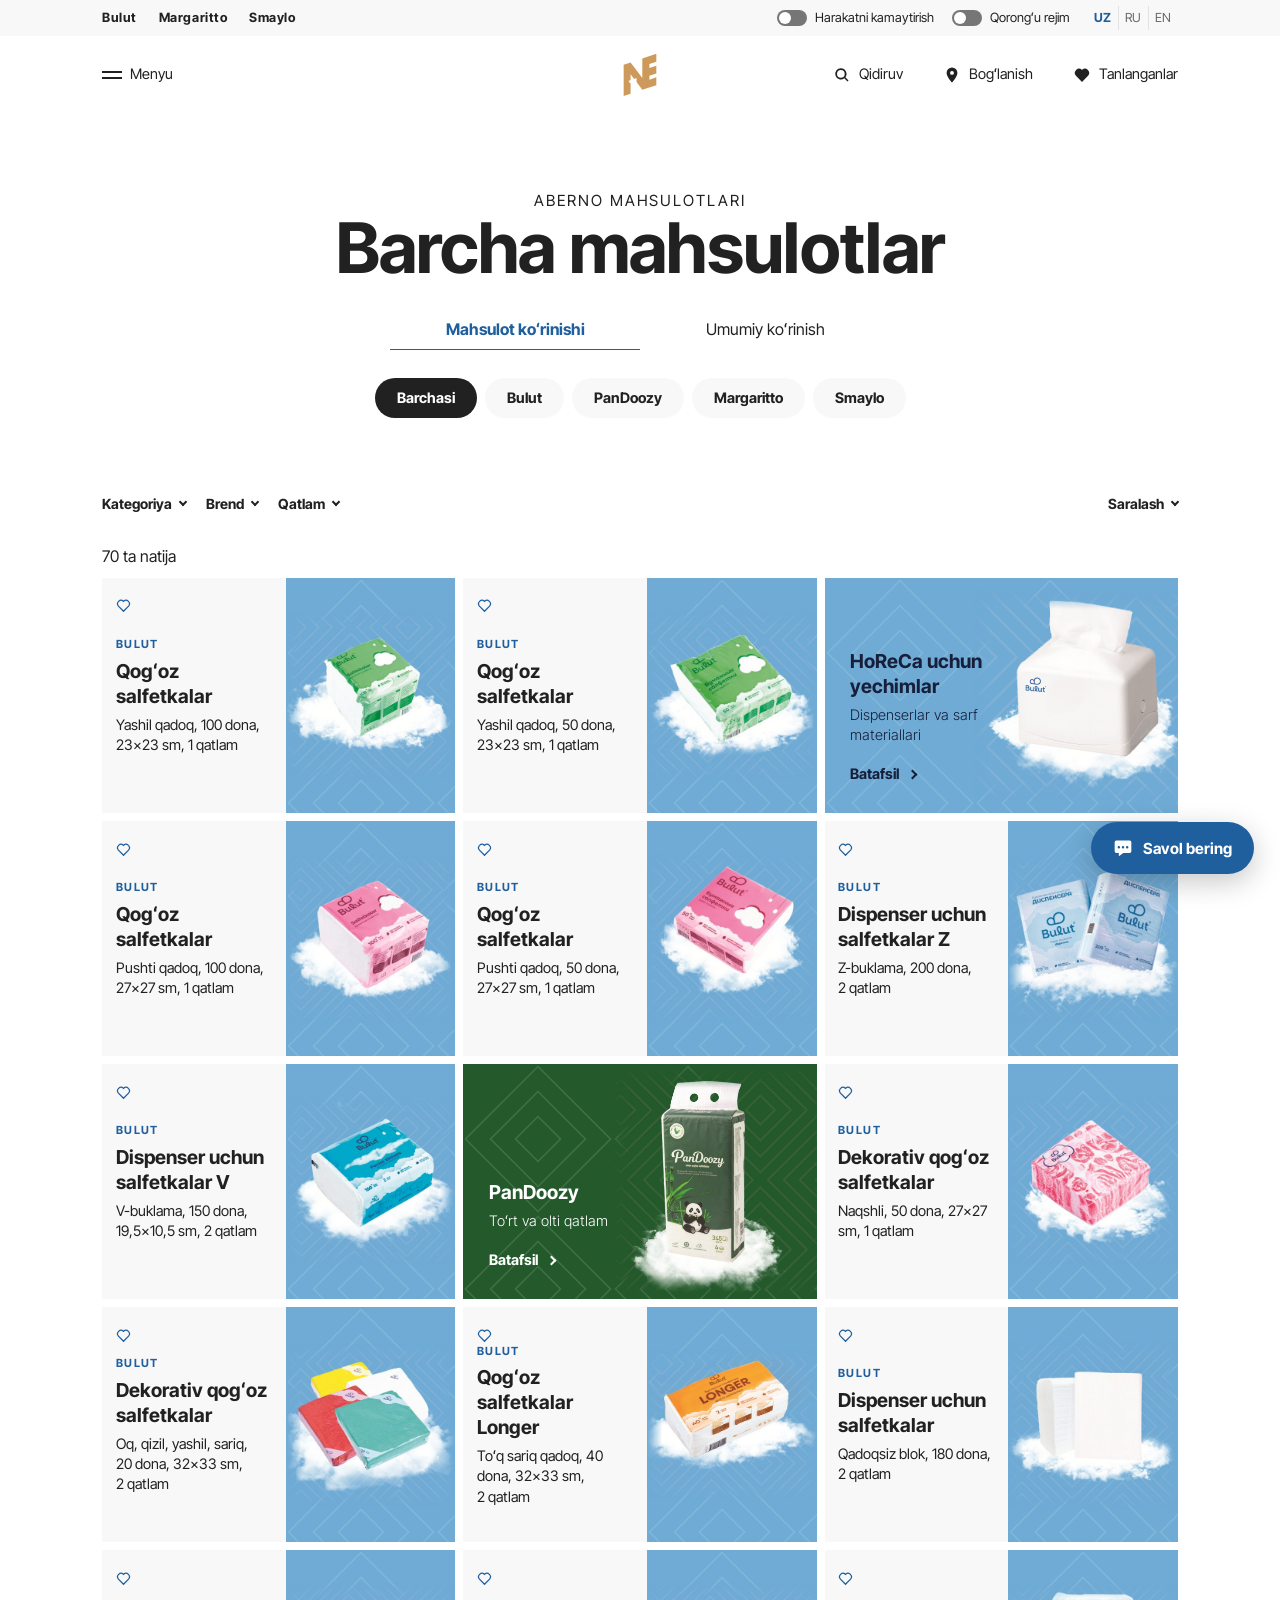
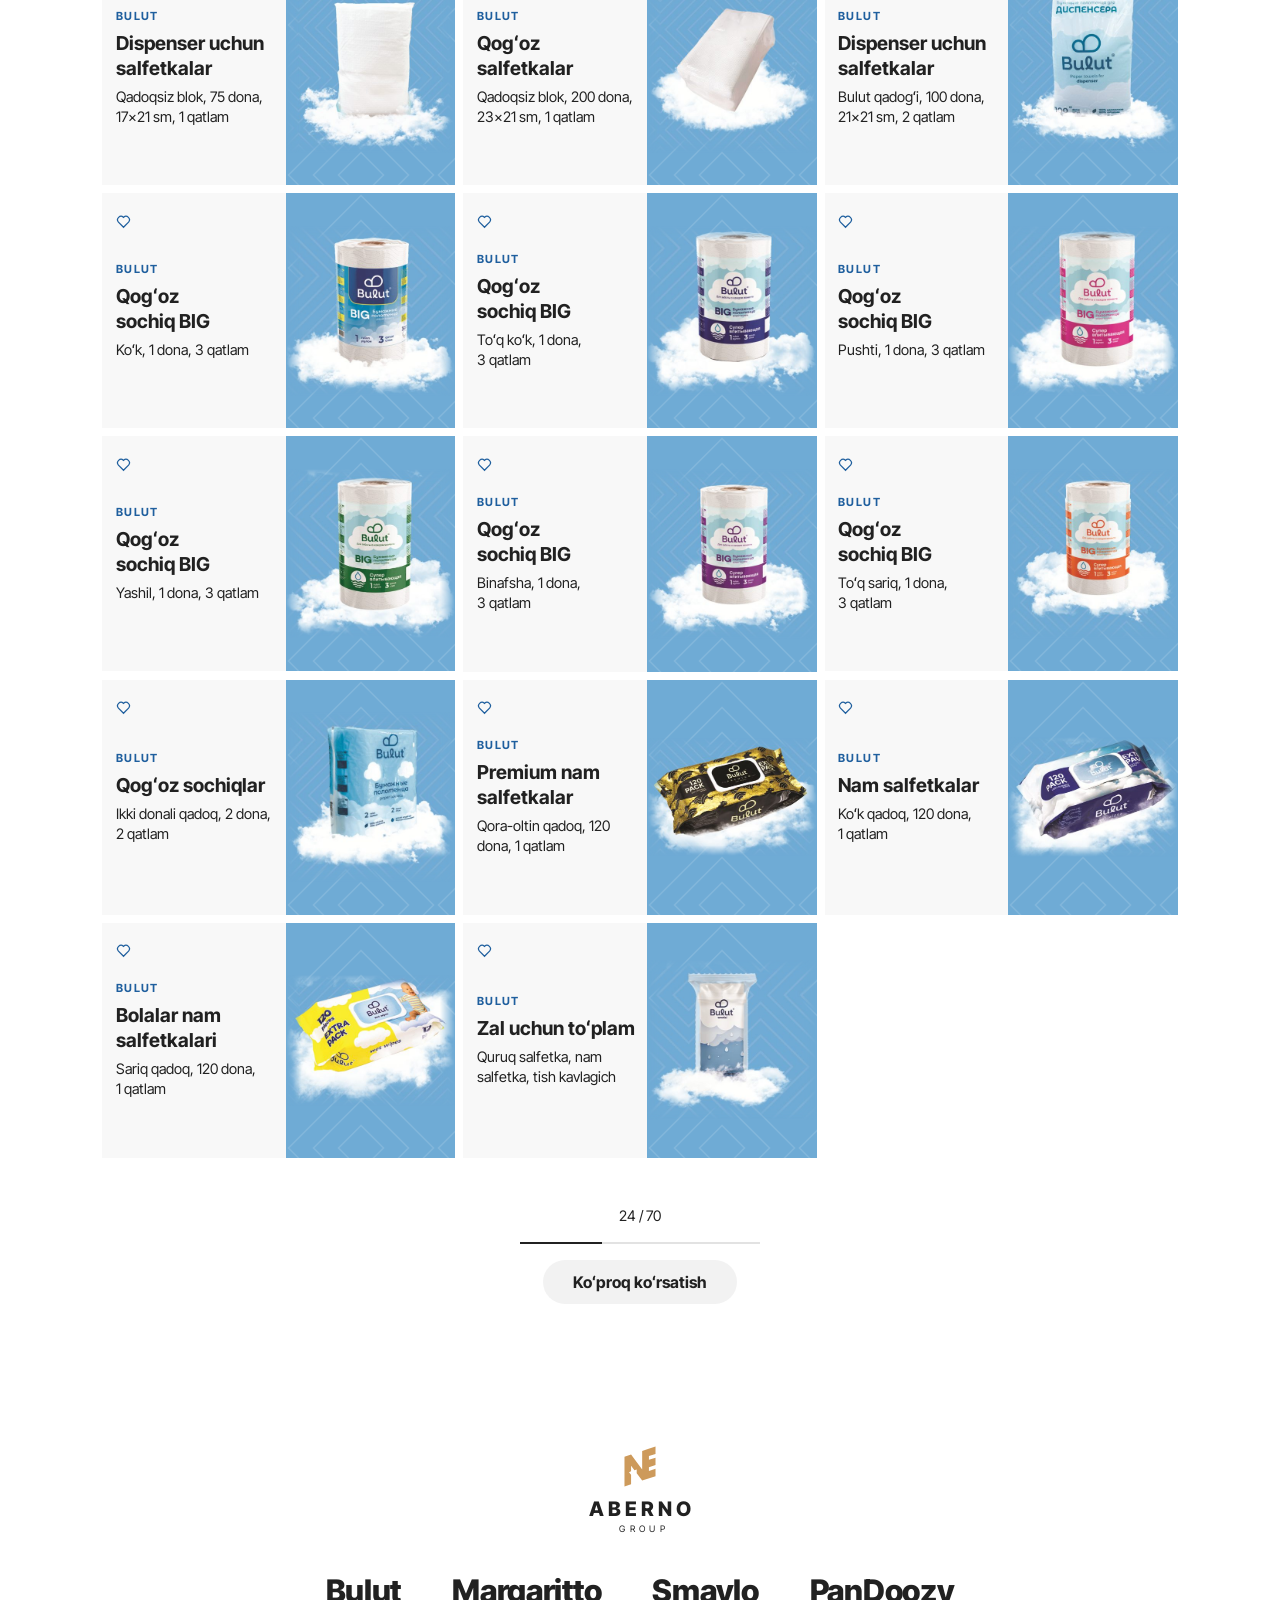
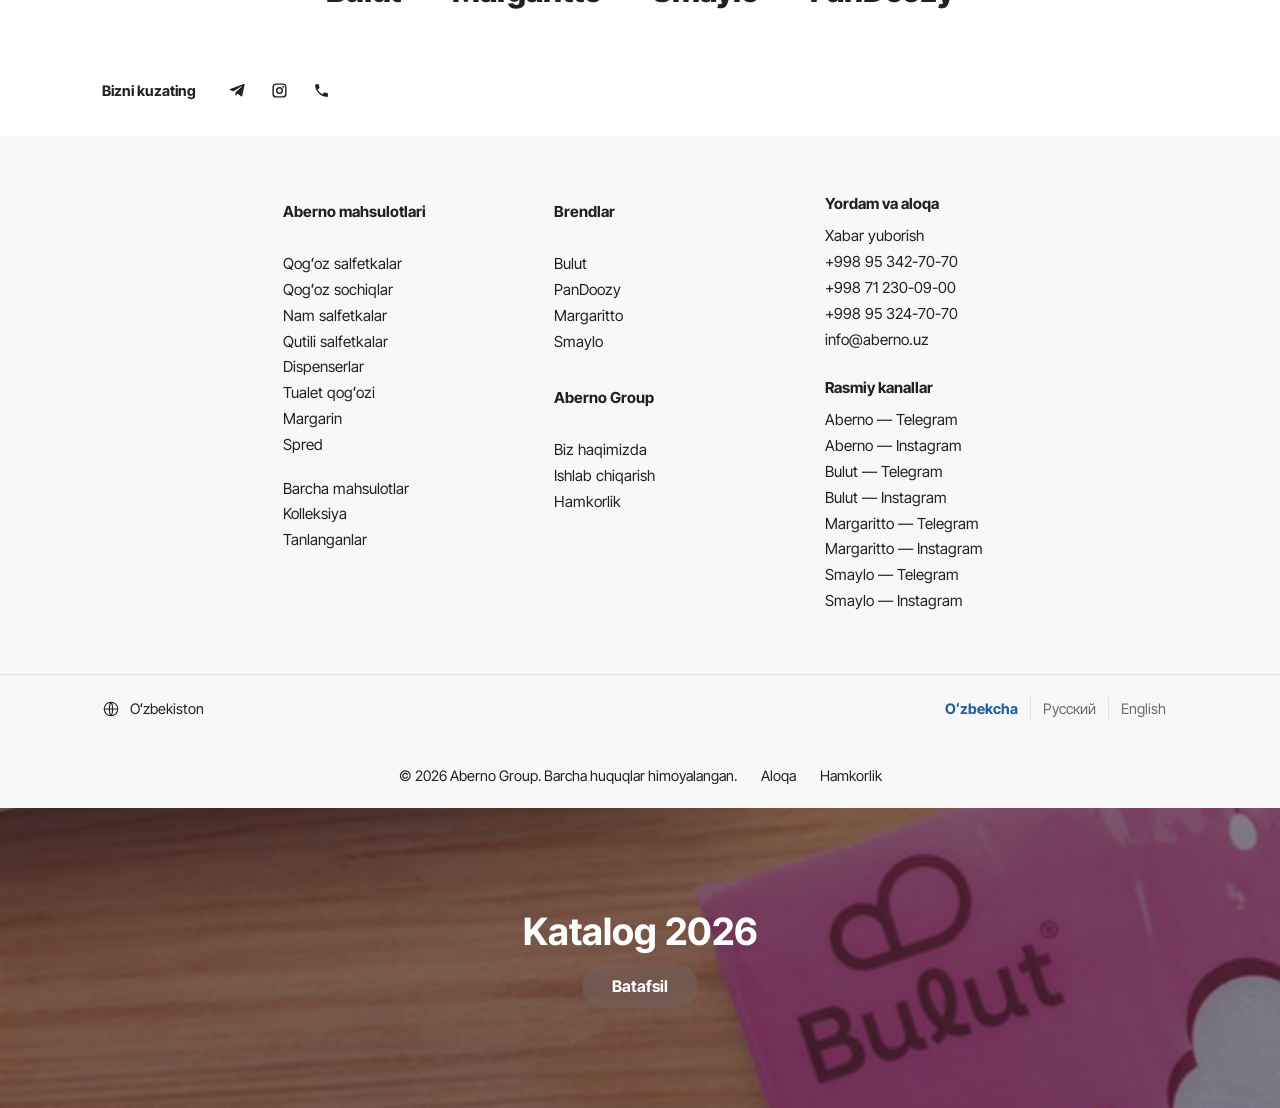
<file: products.html>
<!DOCTYPE html>
<html lang="uz">
<head>
  <meta charset="UTF-8">
  <meta name="viewport" content="width=device-width, initial-scale=1.0">
  <title>Barcha mahsulotlar — Aberno Group</title>
  <meta name="description" content="Bulut, PanDoozy, Margaritto va Smaylo: 70 ta mahsulot kategoriya va brend boʻyicha saralanadi.">
  <link rel="icon" href="assets/img/favicon.svg" type="image/svg+xml">
  <link rel="preconnect" href="https://fonts.googleapis.com">
  <link rel="preconnect" href="https://fonts.gstatic.com" crossorigin>
  <link href="https://fonts.googleapis.com/css2?family=Inter+Tight:wght@300;400;700;800&display=swap" rel="stylesheet">
  <script>(function(){var d=document.documentElement,t,l;try{t=localStorage.getItem("theme");l=localStorage.getItem("lang")}catch(e){}var q=/[?&]lang=(uz|ru|en)\b/.exec(location.search);if(q)l=q[1];if(t!=="light"&&t!=="dark"){t=window.matchMedia&&matchMedia("(prefers-color-scheme: dark)").matches?"dark":"light"}d.setAttribute("data-theme",t);d.classList.add("js");if(l==="ru"||l==="en"){d.classList.add("i18n-pending");setTimeout(function(){d.classList.remove("i18n-pending")},3000)}})();</script>
  <link rel="stylesheet" href="assets/css/style.css">
  <script src="assets/js/data.js" defer></script>
  <script src="assets/js/i18n-dict.js" defer></script>
  <script src="assets/js/i18n.js" defer></script>
  <script src="assets/js/chat.js" defer></script>
  <script src="assets/js/main.js" defer></script>
</head>
<body>

  <header class="site-header" data-header></header>

  <main data-list>
    <header class="list-head" data-list-head>
      <p class="eyebrow eyebrow--lg">Aberno mahsulotlari</p>
      <h1 class="h100">Barcha mahsulotlar</h1>
    </header>

    <div class="tabs" role="tablist" aria-label="Koʻrinish">
      <button class="tab" type="button" role="tab" data-mode="list" aria-selected="true">Mahsulot koʻrinishi</button>
      <button class="tab" type="button" role="tab" data-mode="gallery" aria-selected="false">Umumiy koʻrinish</button>
    </div>

    <div class="chips" data-chips aria-label="Brend"></div>
    <div class="filters" data-filters></div>
    <p class="count" data-count aria-live="polite"></p>
    <ul class="grid" data-grid></ul>
    <div class="empty" data-empty hidden></div>

    <div class="more" data-more hidden>
      <p class="small" data-more-text></p>
      <div class="more__bar" aria-hidden="true"><i></i></div>
      <button class="btn btn--light" type="button" data-more-btn>Koʻproq koʻrsatish</button>
    </div>
    <div class="list-end"></div>
    <noscript><p class="count">Mahsulotlar roʻyxatini koʻrish uchun brauzerda JavaScript yoqilgan boʻlishi kerak.</p></noscript>
  </main>

  <footer class="site-footer" data-footer></footer>
</body>
</html>
</file>
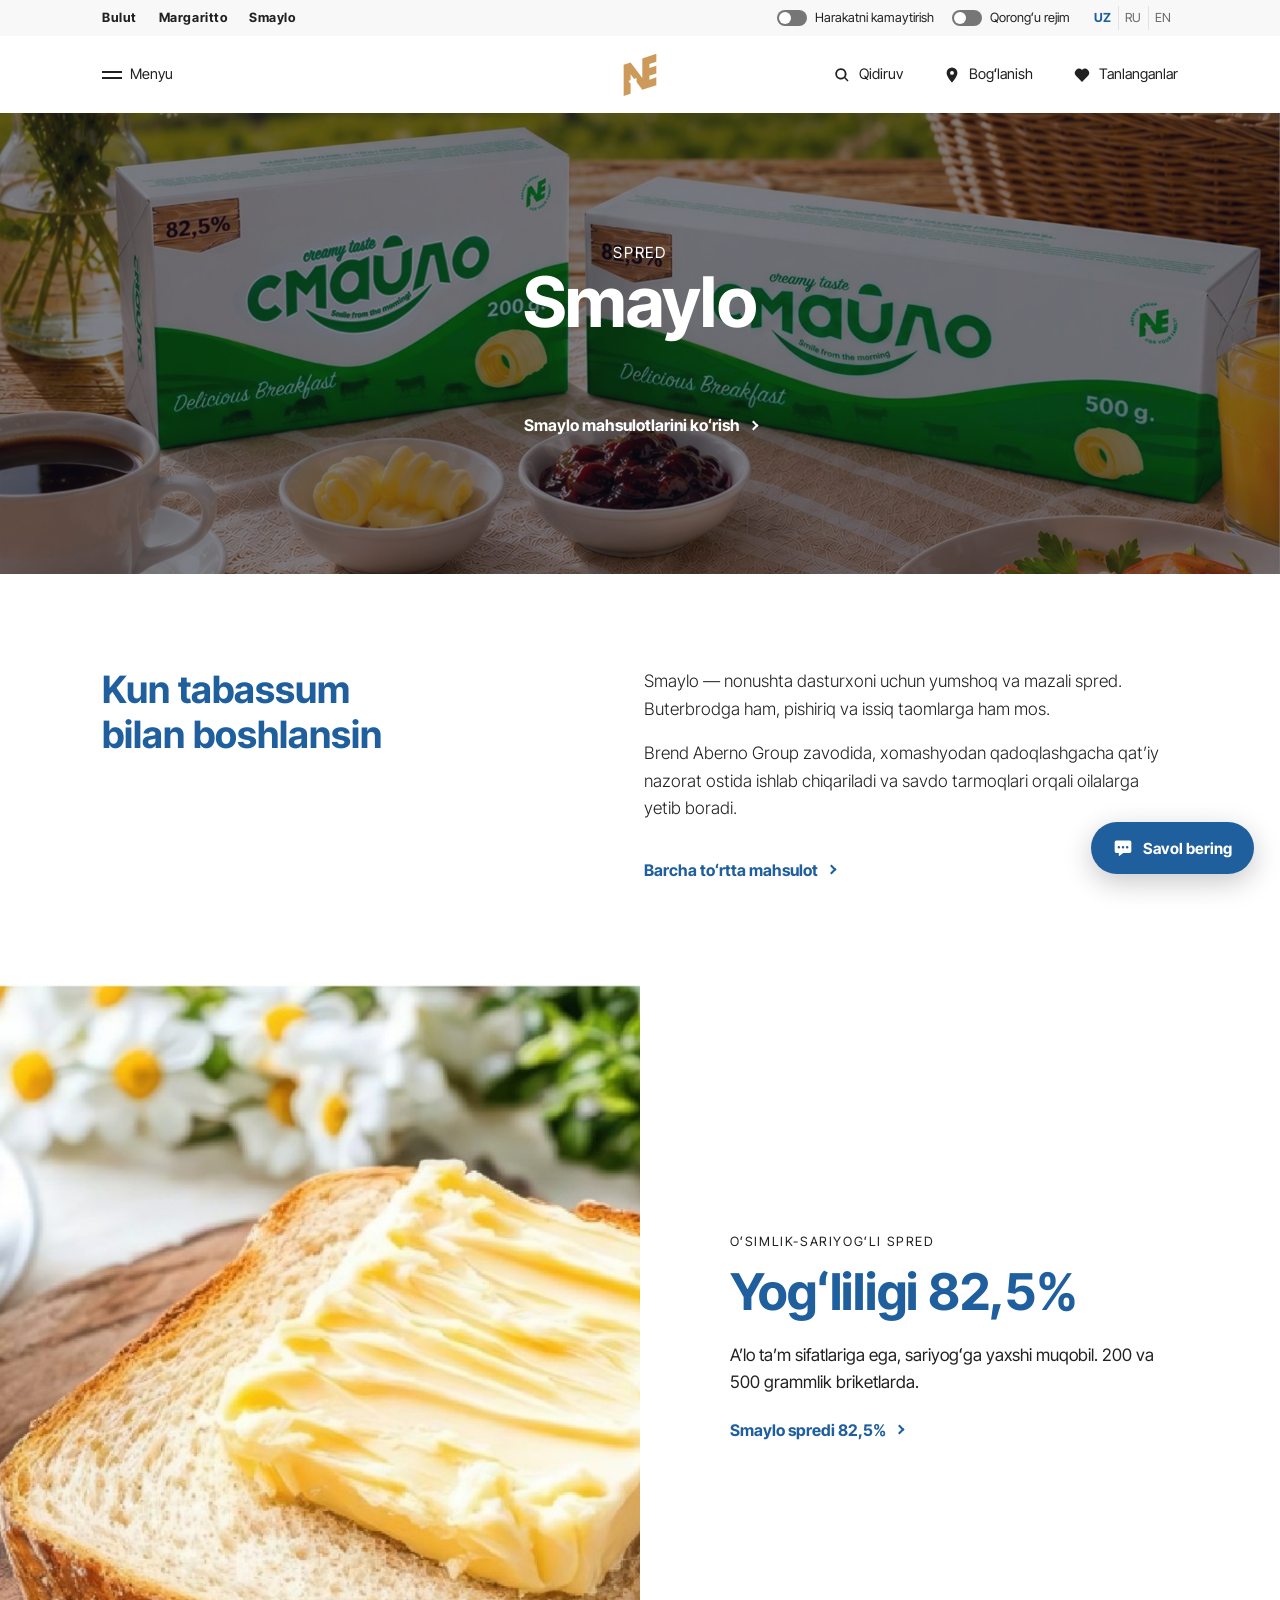
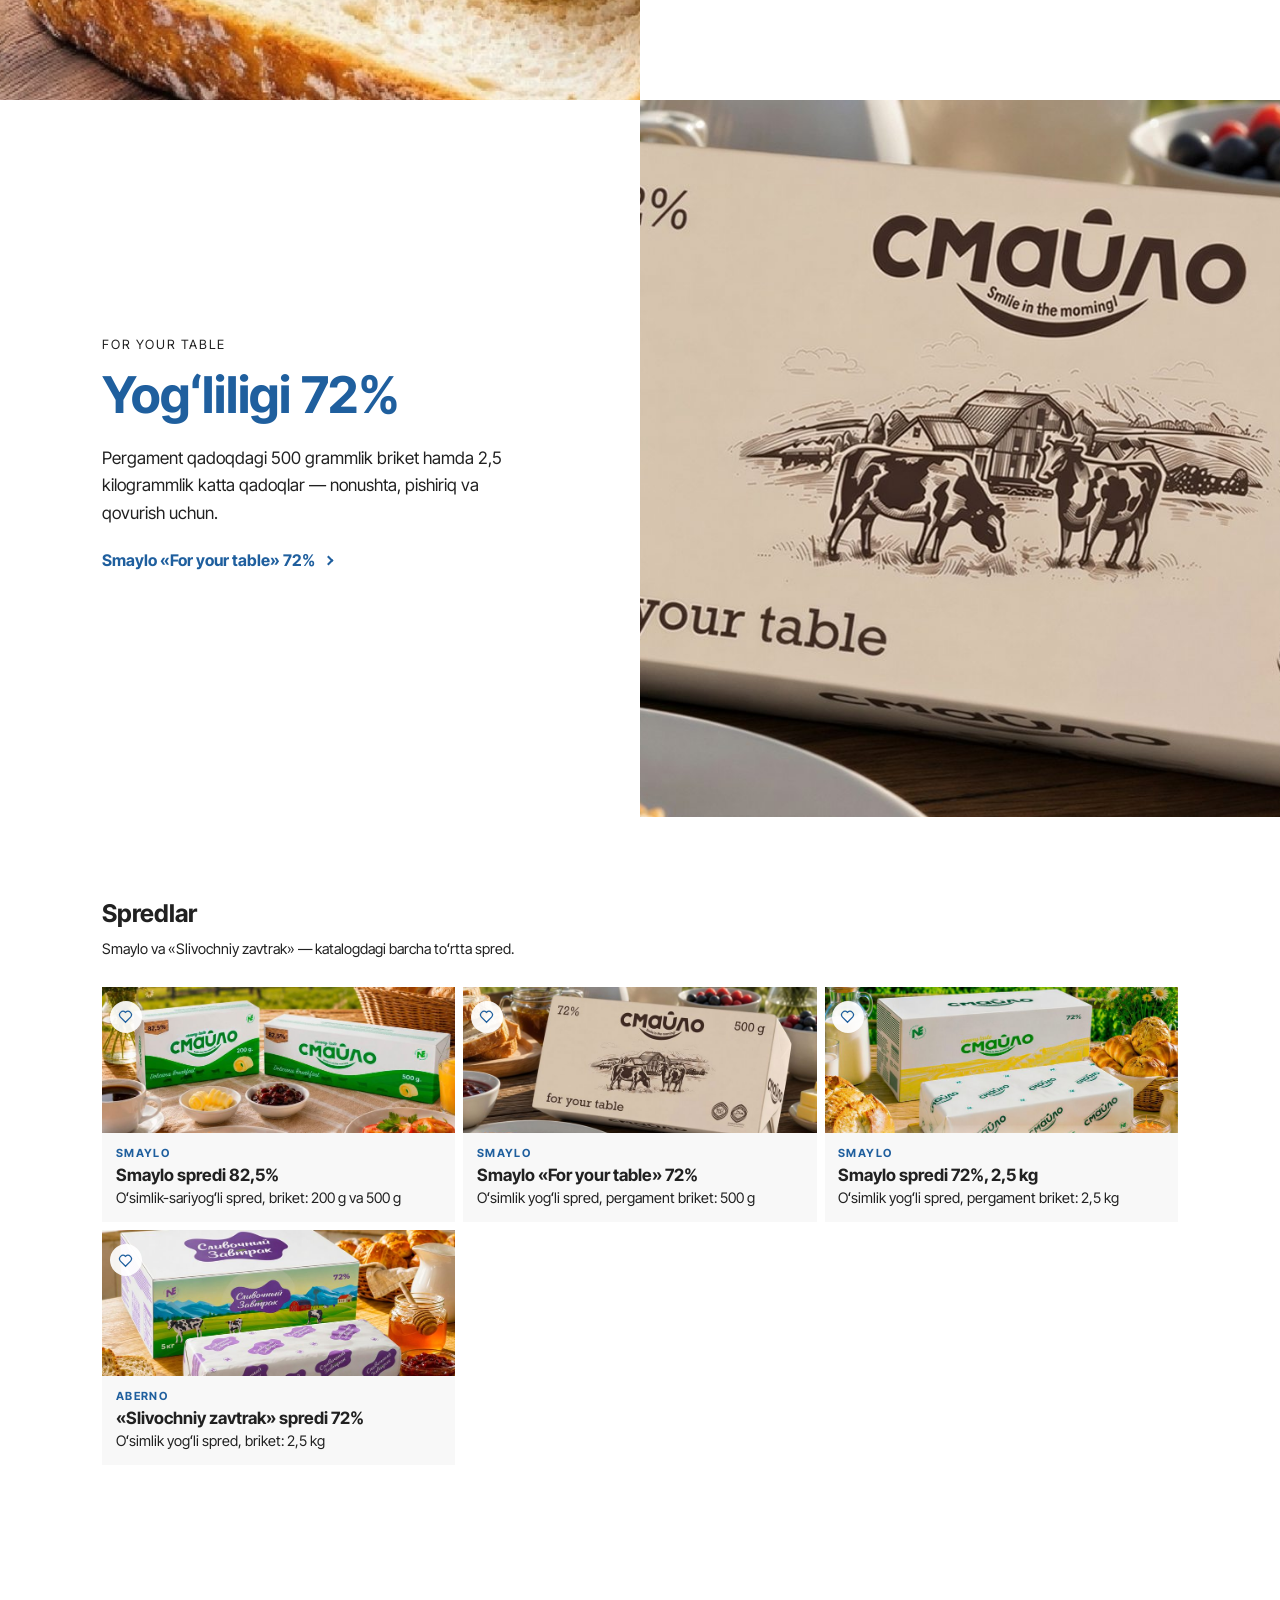
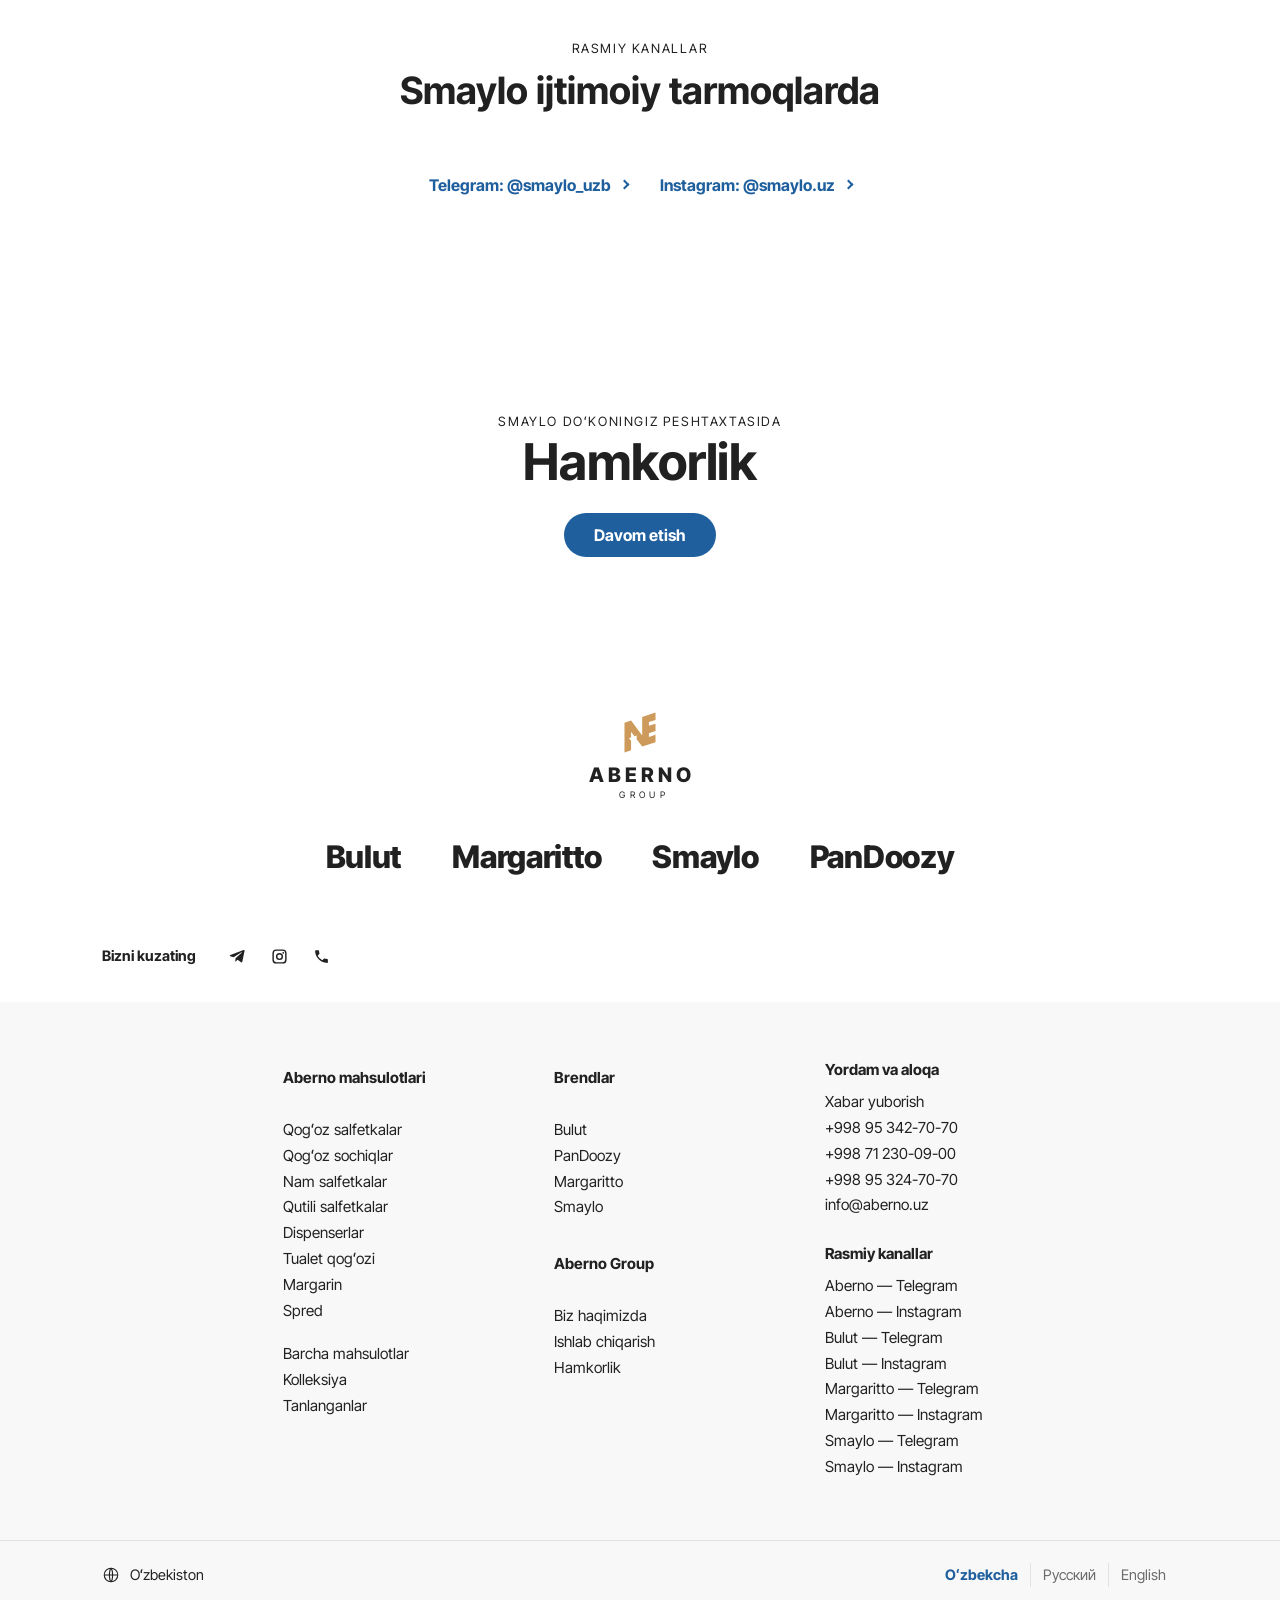
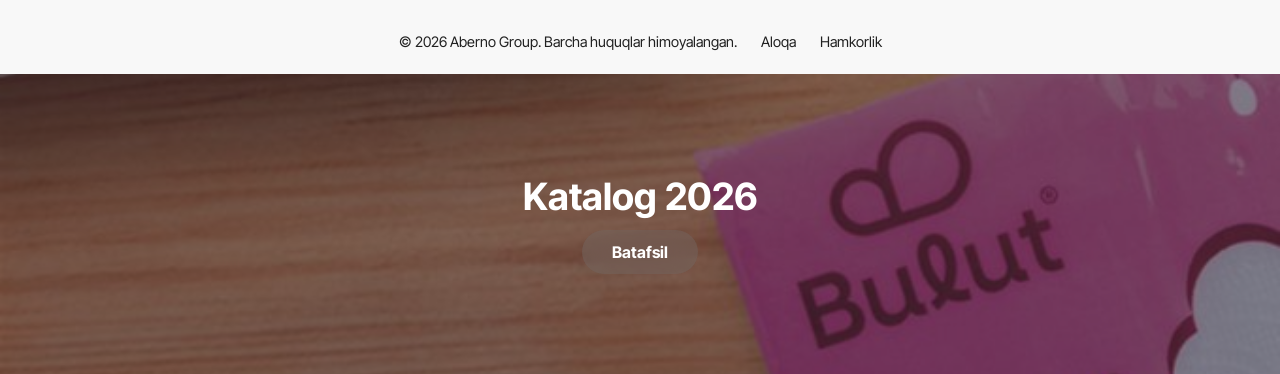
<file: smaylo.html>
<!DOCTYPE html>
<html lang="uz">
<head>
  <meta charset="UTF-8">
  <meta name="viewport" content="width=device-width, initial-scale=1.0">
  <title>Smaylo — spred | Aberno Group</title>
  <meta name="description" content="Smaylo spredlari: oʻsimlik-sariyogʻli 82,5% (200 g va 500 g), «For your table» 72% (500 g) va 2,5 kg briketlar.">
  <link rel="icon" href="assets/img/favicon.svg" type="image/svg+xml">
  <link rel="preconnect" href="https://fonts.googleapis.com">
  <link rel="preconnect" href="https://fonts.gstatic.com" crossorigin>
  <link href="https://fonts.googleapis.com/css2?family=Inter+Tight:wght@300;400;700;800&display=swap" rel="stylesheet">
  <script>(function(){var d=document.documentElement,t,l;try{t=localStorage.getItem("theme");l=localStorage.getItem("lang")}catch(e){}var q=/[?&]lang=(uz|ru|en)\b/.exec(location.search);if(q)l=q[1];if(t!=="light"&&t!=="dark"){t=window.matchMedia&&matchMedia("(prefers-color-scheme: dark)").matches?"dark":"light"}d.setAttribute("data-theme",t);d.classList.add("js");if(l==="ru"||l==="en"){d.classList.add("i18n-pending");setTimeout(function(){d.classList.remove("i18n-pending")},3000)}})();</script>
  <link rel="stylesheet" href="assets/css/style.css">
  <script src="assets/js/data.js" defer></script>
  <script src="assets/js/i18n-dict.js" defer></script>
  <script src="assets/js/i18n.js" defer></script>
  <script src="assets/js/chat.js" defer></script>
  <script src="assets/js/main.js" defer></script>
</head>
<body>

  <header class="site-header" data-header></header>

  <main>
    <section class="cover cover--photo">
      <img class="cover__bg" src="assets/img/products/y01.jpg" alt="">
      <p class="eyebrow eyebrow--lg">Spred</p>
      <h1 class="h100">Smaylo</h1>
      <a class="link" href="products.html?brand=smaylo">Smaylo mahsulotlarini koʻrish</a>
    </section>

    <section class="split">
      <h2 class="h50 accent reveal">Kun tabassum bilan boshlansin</h2>
      <div class="reveal">
        <p class="lead">Smaylo — nonushta dasturxoni uchun yumshoq va mazali spred. Buterbrodga ham, pishiriq va issiq taomlarga ham mos.</p>
        <p class="lead">Brend Aberno Group zavodida, xomashyodan qadoqlashgacha qatʼiy nazorat ostida ishlab chiqariladi va savdo tarmoqlari orqali oilalarga yetib boradi.</p>
        <a class="link" href="products.html?brand=smaylo">Barcha toʻrtta mahsulot</a>
      </div>
    </section>

    <section class="feature">
      <div class="feature__media feature__media--photo"><img src="assets/img/feat-smaylo.jpg" alt="Spred surtilgan non" loading="lazy"></div>
      <div class="feature__text reveal">
        <p class="eyebrow">Oʻsimlik-sariyogʻli spred</p>
        <h2 class="h70">Yogʻliligi 82,5%</h2>
        <p>Aʼlo taʼm sifatlariga ega, sariyogʻga yaxshi muqobil. 200 va 500 grammlik briketlarda.</p>
        <a class="link" href="product.html?id=y01">Smaylo spredi 82,5%</a>
      </div>
    </section>
    <section class="feature feature--flip">
      <div class="feature__media feature__media--photo"><img src="assets/img/products/y02.jpg" alt="Smaylo «For your table» spredi, 500 g" loading="lazy"></div>
      <div class="feature__text reveal">
        <p class="eyebrow">For your table</p>
        <h2 class="h70">Yogʻliligi 72%</h2>
        <p>Pergament qadoqdagi 500 grammlik briket hamda 2,5 kilogrammlik katta qadoqlar — nonushta, pishiriq va qovurish uchun.</p>
        <a class="link" href="product.html?id=y02">Smaylo «For your table» 72%</a>
      </div>
    </section>

    <section class="related">
      <div class="related__head"><h2 class="h20">Spredlar</h2><p class="small">Smaylo va «Slivochniy zavtrak» — katalogdagi barcha toʻrtta spred.</p></div>
      <ul class="grid grid--bare" data-cards="y01,y02,y03,y04"></ul>
    </section>

    <section class="block block--center">
      <div class="block__head reveal">
        <p class="eyebrow">Rasmiy kanallar</p>
        <h2 class="h50">Smaylo ijtimoiy tarmoqlarda</h2>
      </div>
      <p class="links-row reveal">
        <a class="link" href="https://t.me/smaylo_uzb" target="_blank" rel="noopener">Telegram: @smaylo_uzb</a>
        <a class="link" href="https://instagram.com/smaylo.uz" target="_blank" rel="noopener">Instagram: @smaylo.uz</a>
      </p>
    </section>

    <section class="next">
      <p class="eyebrow">Smaylo doʻkoningiz peshtaxtasida</p>
      <h2 class="h70">Hamkorlik</h2>
      <a class="btn" href="partners.html">Davom etish</a>
    </section>
  </main>

  <footer class="site-footer" data-footer></footer>
</body>
</html>
</file>
<file: assets/css/style.css>
/* ==========================================================
   Aberno Group — umumiy uslublar
   ========================================================== */

/* ---------- Oʻzgaruvchilar ---------- */
:root {
  --bg: #fff;
  --soft: #f8f8f8;
  --text: #212121;
  --muted: #6b6b6b;
  --line: #e2e2e2;
  --accent: #1f5f9e;
  --btn: #1f5f9e;
  --btn-text: #fff;
  --glass: rgba(212, 212, 212, .3);
  --header-bg: #fff;

  --sky: #6fabd5;
  --leaf: #245a2b;
  --navy: #363d55;
  --ink: #17203a;
  --gold: #cd9a5b;

  --header-h: 77px;
  --gutter: max(20px, 8vw);
  --gap: 8px;
  --radius: 10px;
  --ease: cubic-bezier(.4, 0, .2, 1);
  --font: "Inter Tight", "Helvetica Neue", "Arial Nova", Helvetica, Arial, sans-serif;

  --h100: clamp(2.5rem, 5.45vw, 6rem);
  --h70: clamp(2rem, 3.96vw, 4.4rem);
  --h50: clamp(1.75rem, 2.94vw, 3.25rem);
  --h30: clamp(1.5rem, 2.43vw, 2.6rem);
  --lead: clamp(1.0625rem, 1.34vw, 1.3rem);
}

[data-theme="dark"] {
  --bg: #121212;
  --soft: #1c1c1c;
  --text: #f4f4f4;
  --muted: #a6a6a6;
  --line: #303030;
  --accent: #8ec3ec;
  --btn: #8ec3ec;
  --btn-text: #10202e;
  --glass: rgba(118, 118, 118, .3);
  --header-bg: #121212;
  color-scheme: dark;
}

/* ---------- Asos ---------- */
*, *::before, *::after { box-sizing: border-box; }

html { -webkit-text-size-adjust: 100%; scroll-behavior: smooth; }

body {
  margin: 0;
  padding-top: var(--header-h);
  background: var(--bg);
  color: var(--text);
  font-family: var(--font);
  font-size: 1rem;
  line-height: 1.5;
  -webkit-font-smoothing: antialiased;
  text-rendering: optimizeLegibility;
}

img, svg { display: block; max-width: 100%; }
img { height: auto; }
a { color: inherit; text-decoration: none; }
button { font: inherit; color: inherit; background: none; border: 0; padding: 0; cursor: pointer; }
ul, ol { margin: 0; padding: 0; list-style: none; }
h1, h2, h3, h4, p, figure, blockquote, dl, dd { margin: 0; }
h1, h2, h3, h4 { font-weight: 700; line-height: 1.05; text-wrap: balance; }
p { text-wrap: pretty; }
[hidden] { display: none !important; }

:focus-visible { outline: 2px solid var(--accent); outline-offset: 3px; border-radius: 2px; }

.visually-hidden {
  position: absolute; width: 1px; height: 1px; margin: -1px; padding: 0;
  overflow: hidden; clip: rect(0 0 0 0); white-space: nowrap; border: 0;
}

.wrap { padding-inline: var(--gutter); }

html.is-locked { overflow: hidden; }

/* ---------- Tipografika ---------- */
.eyebrow {
  font-size: .8rem;
  font-weight: 400;
  letter-spacing: .125em;
  line-height: 1.4;
  text-transform: uppercase;
}
.eyebrow--lg { font-size: clamp(.85rem, 1.2vw, 1.08rem); }

.h100 { font-size: var(--h100); line-height: .95; letter-spacing: -.01em; }
.h70 { font-size: var(--h70); line-height: 1.06; letter-spacing: -.005em; }
.h50 { font-size: var(--h50); line-height: 1.2; }
.h30 { font-size: var(--h30); line-height: 1.1; }
.h20 { font-size: 1.53rem; line-height: 1.15; }

.lead { font-size: var(--lead); font-weight: 300; line-height: 1.6; }
.small { font-size: .905rem; line-height: 1.4; }
.accent { color: var(--accent); }
.muted { color: var(--muted); }

/* ---------- Tugma va havolalar ---------- */
.btn {
  display: inline-flex; align-items: center; justify-content: center; gap: 10px;
  min-height: 44px; padding: 0 30px;
  border-radius: 9999px;
  background: var(--btn); color: var(--btn-text);
  font-weight: 700; font-size: 1rem; line-height: 1;
  transition: background-color .3s var(--ease), color .3s var(--ease), transform .3s var(--ease);
}
.btn:hover { background: color-mix(in srgb, var(--btn) 82%, #000); }
.btn--glass {
  background: rgba(118, 118, 118, .3); color: #fff;
  -webkit-backdrop-filter: blur(12px); backdrop-filter: blur(12px);
}
.btn--glass:hover { background: #fff; color: #212121; }
.btn--light { background: var(--glass); color: var(--text); }
.btn--light:hover { background: var(--text); color: var(--bg); }
.btn--ink { background: rgba(23, 32, 58, .14); color: var(--ink); }
.btn--ink:hover { background: var(--ink); color: #fff; }

.link {
  display: inline-flex; align-items: center; gap: 10px;
  min-height: 40px;
  font-weight: 700; font-size: 1rem; color: var(--accent);
}
.link::after {
  content: ""; width: 7px; height: 7px; flex: none;
  border-right: 2px solid currentColor; border-top: 2px solid currentColor;
  transform: rotate(45deg);
  transition: transform .3s var(--ease);
}
.link:hover::after { transform: translateX(5px) rotate(45deg); }
.link--plain { color: inherit; }

/* ---------- Osmon foni (katalogdagi kabi) ---------- */
.sky {
  --on: var(--ink);
  background-color: var(--sky);
  background-image: url("data:image/svg+xml,%3Csvg xmlns='http://www.w3.org/2000/svg' width='120' height='120' viewBox='0 0 120 120' fill='none' stroke='%23fff' stroke-opacity='.13' stroke-width='1.2'%3E%3Cpath d='M60 2 118 60 60 118 2 60Z M60 22 98 60 60 98 22 60Z M60 42 78 60 60 78 42 60Z'/%3E%3C/svg%3E");
  background-size: 150px 150px;
}
.sky--leaf { --on: #fff; background-color: var(--leaf); }
.sky--navy { --on: #fff; background-color: var(--navy); }

/* Katalogdan qirqilgan rasm chetlari fonga silliq singib ketadi */
.feather {
  -webkit-mask-image: linear-gradient(to right, transparent, #000 9%, #000 91%, transparent), linear-gradient(to bottom, transparent, #000 9%, #000 91%, transparent);
  mask-image: linear-gradient(to right, transparent, #000 9%, #000 91%, transparent), linear-gradient(to bottom, transparent, #000 9%, #000 91%, transparent);
  -webkit-mask-composite: source-in;
  mask-composite: intersect;
}

/* ==========================================================
   Header
   ========================================================== */
.site-header {
  position: fixed; inset: 0 0 auto 0; z-index: 100;
  height: var(--header-h);
  background: var(--header-bg);
  transition: transform .45s var(--ease);
}
.site-header.is-hidden { transform: translateY(-100%); }

.hdr {
  position: relative;
  display: flex; align-items: center; justify-content: space-between;
  height: 100%;
  padding-inline: calc(var(--gutter) - 8px);
}
.hdr__btn {
  display: inline-flex; align-items: center; gap: 8px;
  min-height: 46px; padding: 0 8px;
  font-size: .905rem; line-height: 1;
  transition: color .3s var(--ease);
}
.hdr__btn:hover { color: var(--accent); }
.hdr__btn svg { width: 18px; height: 18px; flex: none; fill: currentColor; }
.hdr__bars { display: grid; gap: 4px; width: 20px; }
.hdr__bars i { height: 2px; background: currentColor; transition: transform .3s var(--ease); }
.hdr__btn:hover .hdr__bars i:first-child { transform: translateX(3px); }
.hdr__btn:hover .hdr__bars i:last-child { transform: translateX(-3px); }

.hdr__tools { display: flex; align-items: center; gap: 24px; }
.hdr__count {
  min-width: 18px; height: 18px; padding: 0 5px; margin-left: -2px;
  border-radius: 9px; background: var(--accent); color: var(--bg);
  font-size: .7rem; font-weight: 700; line-height: 18px; text-align: center;
}

.hdr__logo {
  position: absolute; left: 50%; top: 50%;
  transform: translate(-50%, -50%);
  padding: 8px;
}
.hdr__logo svg { width: 34px; height: 43px; }

@media (max-width: 899px) {
  :root { --header-h: 64px; }
  .hdr__tools { gap: 4px; }
  .hdr__btn span:not(.hdr__bars):not(.hdr__count) { display: none; }
  .hdr__logo svg { width: 28px; height: 36px; }
}

/* ---------- Menyu ---------- */
.menu { position: fixed; inset: 0; z-index: 200; visibility: hidden; }
.menu.is-open { visibility: visible; }
.menu__backdrop {
  position: absolute; inset: 0;
  background: rgba(0, 0, 0, .55);
  opacity: 0; transition: opacity .45s var(--ease);
}
.menu.is-open .menu__backdrop { opacity: 1; }

.menu__panel, .menu__sub {
  position: absolute; top: 0; bottom: 0; left: 0;
  width: min(100%, 440px);
  background: var(--bg);
  overflow-y: auto; overscroll-behavior: contain;
  transition: transform .5s var(--ease), visibility .5s;
}
.menu__panel {
  z-index: 2;
  display: flex; flex-direction: column;
  padding: 0 max(20px, 3.4vw) 32px;
  transform: translateX(-100%);
}
.menu.is-open .menu__panel { transform: none; }

.menu__top { display: flex; align-items: center; height: var(--header-h); flex: none; margin-left: -8px; }
.menu__close { position: relative; width: 20px; height: 20px; }
.menu__close::before, .menu__close::after {
  content: ""; position: absolute; left: 0; top: 9px; width: 20px; height: 2px; background: currentColor;
}
.menu__close::before { transform: rotate(45deg); }
.menu__close::after { transform: rotate(-45deg); }

.menu__list { margin-top: 3vh; }
.menu__item {
  display: flex; align-items: center; justify-content: space-between; gap: 16px;
  width: 100%; padding: 13px 0;
  font-size: 1.53rem; font-weight: 700; line-height: 1.2; text-align: left;
  transition: color .3s var(--ease);
}
.menu__item:hover, .menu__item[aria-expanded="true"] { color: var(--accent); }
button.menu__item::after {
  content: ""; width: 8px; height: 8px; flex: none; margin-right: 4px;
  border-right: 2px solid currentColor; border-top: 2px solid currentColor;
  transform: rotate(45deg);
}
.menu__foot {
  margin-top: auto; padding-top: 40px;
  display: grid; gap: 4px;
  font-size: .905rem;
}
.menu__foot a { display: inline-flex; align-items: center; gap: 10px; min-height: 36px; }
.menu__foot a:hover { color: var(--accent); }
.menu__foot svg { width: 16px; height: 16px; fill: currentColor; }

.menu__sub {
  z-index: 1;
  left: min(100%, 440px);
  padding: calc(var(--header-h) + 3vh) max(20px, 3.4vw) 32px;
  background: var(--soft);
  transform: translateX(-100%); visibility: hidden;
}
.menu__sub.is-open { transform: none; visibility: visible; }
.menu__sub h2 { font-size: .8rem; font-weight: 400; letter-spacing: .125em; text-transform: uppercase; color: var(--muted); margin-bottom: 14px; }
.menu__sub a {
  display: block; padding: 9px 0;
  font-size: 1.2rem; font-weight: 300; line-height: 1.3;
  transition: color .3s var(--ease);
}
.menu__sub a:hover { color: var(--accent); }
.menu__sub a.is-strong { font-weight: 700; }
.menu__back { display: none; }

@media (max-width: 899px) {
  .menu__sub { left: 0; z-index: 3; padding-top: 0; background: var(--bg); }
  .menu__back {
    display: flex; align-items: center; gap: 10px;
    height: var(--header-h); margin-bottom: 3vh;
    font-size: .905rem; font-weight: 700;
  }
  .menu__back::before {
    content: ""; width: 7px; height: 7px;
    border-left: 2px solid currentColor; border-bottom: 2px solid currentColor;
    transform: rotate(45deg);
  }
}

/* ---------- Qidiruv ---------- */
.search { position: fixed; inset: 0; z-index: 200; visibility: hidden; }
.search.is-open { visibility: visible; }
.search__backdrop { position: absolute; inset: 0; background: rgba(0, 0, 0, .55); opacity: 0; transition: opacity .45s var(--ease); }
.search.is-open .search__backdrop { opacity: 1; }
.search__panel {
  position: absolute; inset: 0 0 auto 0;
  max-height: 100%; overflow-y: auto; overscroll-behavior: contain;
  padding: 0 var(--gutter) 48px;
  background: var(--bg);
  transform: translateY(-100%); transition: transform .5s var(--ease);
}
.search.is-open .search__panel { transform: none; }
.search__top { display: flex; align-items: center; justify-content: flex-end; height: var(--header-h); }
.search__field {
  display: flex; align-items: center; gap: 16px;
  border-bottom: 2px solid var(--text);
  padding-bottom: 10px;
}
.search__field svg { width: 24px; height: 24px; flex: none; fill: currentColor; }
.search__field input {
  flex: 1; min-width: 0;
  border: 0; outline: 0; background: none; color: inherit;
  font: inherit; font-size: var(--h30); font-weight: 700; line-height: 1.2;
}
.search__field input::placeholder { color: var(--muted); opacity: .6; }
.search__hint { margin-top: 28px; }
.search__hint h2 { font-size: .8rem; font-weight: 400; letter-spacing: .125em; text-transform: uppercase; color: var(--muted); margin-bottom: 12px; }
.search__hint ul { display: flex; flex-wrap: wrap; gap: 8px; }
.search__hint a { display: inline-flex; align-items: center; min-height: 40px; padding: 0 20px; border-radius: 9999px; background: var(--soft); font-weight: 700; font-size: .905rem; transition: background-color .3s, color .3s; }
.search__hint a:hover { background: var(--text); color: var(--bg); }
.search__count { margin: 28px 0 12px; font-size: .905rem; color: var(--muted); }
.search__results { margin-top: 0; }

/* ==========================================================
   Bosh sahifa
   ========================================================== */
.hero { position: relative; margin-top: calc(-1 * var(--header-h)); }

.hero__stage {
  position: sticky; top: 0;
  height: 100vh; height: 100svh; min-height: 520px;
  overflow: hidden;
  color: #fff;
}
.hero__slides { position: absolute; inset: 0; display: grid; place-items: center; padding-top: var(--header-h); }
.hero__slides img {
  grid-area: 1 / 1;
  width: min(84vw, 84vh); height: auto; max-width: none;
  margin-top: -13vh;
  opacity: 0; transform: scale(1.04);
  transition: opacity 1.6s var(--ease), transform 7s linear;
}
.hero__slides img.is-on { opacity: 1; transform: scale(1.1); }
.hero__stage::after {
  content: ""; position: absolute; inset: 40% 0 0 0;
  background: linear-gradient(to top, rgba(16, 28, 60, .62), transparent);
  pointer-events: none;
}
.hero__text {
  position: absolute; left: 0; right: 0; bottom: 14vh; z-index: 2;
  display: grid; justify-items: center; gap: 10px;
  padding-inline: var(--gutter);
  text-align: center;
}
.hero__text .btn { margin-top: 12px; }
.hero__shade { position: absolute; inset: 0; z-index: 3; background: #000; opacity: 0; pointer-events: none; }
.hero__arrow {
  position: absolute; left: 50%; bottom: 28px; z-index: 2;
  width: 12px; height: 12px; margin-left: -6px;
  border-right: 2px solid #fff; border-bottom: 2px solid #fff;
  transform: rotate(45deg);
  animation: nudge 2.2s var(--ease) infinite;
}
@keyframes nudge { 0%, 100% { translate: 0 0; } 50% { translate: 0 8px; } }

.roller {
  position: relative; z-index: 4;
  display: grid; align-items: center;
  min-height: 100vh; min-height: 100svh;
  padding-block: 120px;
}
.roller__list {
  display: grid; grid-auto-flow: column; grid-auto-columns: min(78vw, 27.6vw);
  gap: var(--gap);
  padding-inline: var(--gutter);
  overflow-x: auto; scroll-snap-type: x mandatory; scrollbar-width: none;
}
.roller__list::-webkit-scrollbar { display: none; }
@media (max-width: 899px) { .roller__list { grid-auto-columns: 78vw; } }

.mcard {
  position: relative; display: block;
  aspect-ratio: 395 / 659;
  border-radius: var(--radius); overflow: hidden;
  color: #fff;
  scroll-snap-align: center;
}
.mcard__img { position: absolute; inset: 0; width: 100%; height: 100%; object-fit: cover; transition: transform 1.2s var(--ease); }
.mcard__img--top { inset: 6% 0 auto 0; height: auto; object-fit: contain; }
.mcard:hover .mcard__img { transform: scale(1.05); }
.mcard::after { content: ""; position: absolute; inset: 45% 0 0 0; background: linear-gradient(to top, rgba(12, 22, 48, .82), transparent); }
.mcard__text { position: absolute; inset: auto 0 0 0; z-index: 1; display: grid; gap: 8px; padding: 0 8% 9%; }
.mcard__title { font-size: clamp(1.6rem, 2.43vw, 2.4rem); line-height: 1; }

.push {
  position: relative; overflow: hidden;
  display: grid; justify-items: center; align-content: start;
  min-height: clamp(480px, 41.7vw, 680px);
  padding: clamp(48px, 4.9vw, 80px) var(--gutter) 0;
  text-align: center;
  color: var(--on);
}
.push__text { position: relative; z-index: 1; display: grid; justify-items: center; gap: 4px; }
.push__text .btn { margin-top: 20px; }
.push__row {
  position: absolute; left: 50%; bottom: -3vw;
  display: flex; align-items: flex-end;
  transform: translateX(-50%);
}
.push__row img { width: clamp(150px, 21vw, 340px); max-width: none; margin-inline: -1.6vw; }
.push__row img:nth-child(3) { width: clamp(180px, 26vw, 420px); z-index: 1; }

/* Yakunlovchi blok: "Keyingisi" */
.next {
  display: grid; justify-items: center; gap: 4px;
  padding: clamp(64px, 9vw, 130px) var(--gutter);
  text-align: center;
}
.next .btn { margin-top: 20px; }

/* ==========================================================
   Sahifa muqovasi va matn bloklari
   ========================================================== */
.cover {
  position: relative; overflow: hidden;
  display: grid; align-content: center; justify-items: center; gap: 6px;
  min-height: clamp(360px, 36vw, 560px);
  padding: 64px var(--gutter);
  text-align: center;
  color: var(--on);
}
.cover--dark { --on: #fff; background-color: #212121; }
.cover .link { margin-top: clamp(28px, 5vw, 80px); color: inherit; }
.cover__lead { max-width: 46ch; margin-top: 16px; font-size: var(--lead); font-weight: 300; line-height: 1.6; }
.cover__img { position: absolute; right: -2vw; bottom: -4vw; width: clamp(200px, 30vw, 460px); max-width: none; opacity: .95; pointer-events: none; }
.cover__img--left { right: auto; left: -2vw; }
.cover > *:not(.cover__img) { position: relative; z-index: 1; }

.split {
  display: grid; grid-template-columns: repeat(12, 1fr); column-gap: var(--gap); row-gap: 24px;
  padding: clamp(56px, 7.3vw, 110px) var(--gutter);
}
.split > :first-child { grid-column: 1 / span 5; }
.split > :last-child { grid-column: 7 / span 6; }
.split .link { margin-top: 28px; }
.split p + p { margin-top: 1em; }
.split--soft { background: var(--soft); }
.split--dark { background: #212121; color: #fff; }
.split--dark .accent { color: #8ec3ec; }
@media (max-width: 899px) {
  .split > :first-child, .split > :last-child { grid-column: 1 / -1; }
}

.block { padding: clamp(56px, 7.3vw, 110px) var(--gutter); }
.block--soft { background: var(--soft); }
.block--center { text-align: center; }
.block--center .block__head { margin-inline: auto; }
.block__head { display: grid; gap: 10px; max-width: 46rem; margin-bottom: clamp(32px, 4vw, 64px); }
.block__head p:not(.eyebrow) { font-size: var(--lead); font-weight: 300; line-height: 1.6; margin-top: 8px; }

/* Rasm + matn */
.feature {
  display: grid; grid-template-columns: 1fr 1fr; align-items: center;
  min-height: clamp(420px, 56vw, 820px);
}
.feature__media { align-self: stretch; display: grid; place-items: center; overflow: hidden; }
.feature__media img { width: 86%; max-width: 640px; }
.feature__media--photo { position: relative; }
.feature__media--photo img { position: absolute; inset: 0; width: 100%; height: 100%; max-width: none; object-fit: cover; }
.feature__text { display: grid; gap: 14px; padding: 48px var(--gutter) 48px clamp(24px, 7vw, 120px); }
.feature__text .h70 { color: var(--accent); margin-bottom: 8px; }
.feature__text p:not(.eyebrow) { font-size: var(--lead); line-height: 1.6; }
.feature--flip .feature__media { order: 2; }
.feature--flip .feature__text { padding: 48px clamp(24px, 7vw, 120px) 48px var(--gutter); }
@media (max-width: 899px) {
  .feature { grid-template-columns: 1fr; min-height: 0; }
  .feature__media { aspect-ratio: 1; }
  .feature--flip .feature__media { order: 0; }
  .feature__text, .feature--flip .feature__text { padding: 40px var(--gutter) 56px; }
}

/* Kartalar toʻri */
.tiles { display: grid; grid-template-columns: repeat(3, 1fr); gap: var(--gap); }
.tiles--2 { grid-template-columns: repeat(2, 1fr); }
.tiles--4 { grid-template-columns: repeat(4, 1fr); }
.tile {
  display: grid; align-content: start; gap: 12px;
  min-height: 240px; padding: clamp(24px, 2.6vw, 40px);
  background: var(--soft); text-align: left;
}
.block--soft .tile { background: var(--bg); }
.tile__num { font-size: var(--h50); font-weight: 700; line-height: 1; color: var(--accent); }
.tile h3 { font-size: 1.2rem; line-height: 1.25; }
.tile p { font-size: .96rem; line-height: 1.55; color: var(--muted); }
.tile .link { margin-top: auto; }
@media (max-width: 1023px) { .tiles, .tiles--4 { grid-template-columns: repeat(2, 1fr); } }
@media (max-width: 599px) { .tiles, .tiles--2, .tiles--4 { grid-template-columns: 1fr; } .tile { min-height: 0; } }

.quote { max-width: 22ch; margin-inline: auto; font-size: var(--h70); font-weight: 700; line-height: 1.08; text-align: center; text-wrap: balance; }
.quote cite { display: block; margin-top: 28px; font-size: .8rem; font-style: normal; font-weight: 400; letter-spacing: .125em; text-transform: uppercase; }

.checks { display: grid; gap: 0; }
.checks li { padding: 18px 0; border-top: 1px solid var(--line); font-size: var(--lead); line-height: 1.5; }
.checks li:last-child { border-bottom: 1px solid var(--line); }

/* ==========================================================
   Kolleksiya bannerlari
   ========================================================== */
.banners { display: grid; gap: var(--gap); }
.banner {
  position: relative; overflow: hidden;
  display: grid; align-content: end;
  min-height: clamp(380px, 41.7vw, 640px);
  padding: clamp(32px, 6.4vw, 96px) var(--gutter);
  color: var(--on);
}
.banner__text { position: relative; z-index: 1; display: grid; justify-items: start; gap: 6px; max-width: 34rem; }
.banner__text p { font-size: 1.06rem; line-height: 1.5; margin-top: 6px; }
.banner__text .link { margin-top: 18px; color: inherit; }
.banner__row {
  position: absolute; right: -2vw; top: 50%;
  display: flex; align-items: center;
  transform: translateY(-50%);
}
.banner__row img { width: clamp(150px, 22vw, 360px); max-width: none; margin-left: -4vw; transition: transform 1.2s var(--ease); }
.banner__row img:nth-child(2) { width: clamp(190px, 30vw, 500px); z-index: 1; }
.banner:hover .banner__row img { transform: scale(1.04); }
.banner__link { position: absolute; inset: 0; z-index: 2; }
@media (max-width: 899px) {
  .banner { min-height: 520px; }
  .banner__row { top: 34%; right: 50%; transform: translate(50%, -50%); }
  .banner__row img { width: 40vw; margin-left: -9vw; }
  .banner__row img:nth-child(2) { width: 58vw; }
}

/* ==========================================================
   Mahsulotlar roʻyxati
   ========================================================== */
.list-head { display: grid; justify-items: center; gap: 4px; padding: clamp(40px, 6vw, 96px) var(--gutter) 0; text-align: center; }

.tabs { display: flex; justify-content: center; margin-top: 28px; padding-inline: var(--gutter); }
.tab {
  width: min(50%, 250px); min-height: 40px; padding: 0 12px;
  border-bottom: 1px solid transparent;
  font-size: 1rem; text-align: center;
  transition: color .3s var(--ease), border-color .3s var(--ease);
}
.tab:hover { color: var(--accent); }
.tab[aria-selected="true"] { color: var(--accent); font-weight: 700; border-bottom-color: var(--accent); }

.filters {
  display: flex; flex-wrap: wrap; align-items: center; gap: 4px 20px;
  margin-top: clamp(32px, 5.5vw, 80px); padding-inline: var(--gutter);
}
.filters__sort { margin-left: auto; }
.filter { position: relative; }
.filter__btn {
  display: inline-flex; align-items: center; gap: 8px;
  min-height: 32px;
  font-size: .875rem; font-weight: 700;
  transition: color .3s var(--ease);
}
.filter__btn:hover, .filter__btn[aria-expanded="true"], .filter.is-set .filter__btn { color: var(--accent); }
.filter__btn::after {
  content: ""; width: 6px; height: 6px; margin-top: -3px;
  border-right: 2px solid currentColor; border-bottom: 2px solid currentColor;
  transform: rotate(45deg); transition: transform .3s var(--ease);
}
.filter__btn[aria-expanded="true"]::after { transform: rotate(-135deg); margin-top: 3px; }
.filter__menu {
  position: absolute; left: -20px; top: calc(100% + 8px); z-index: 20;
  min-width: 260px; padding: 12px 0;
  background: var(--bg); box-shadow: 0 12px 40px rgba(0, 0, 0, .14);
  border-radius: var(--radius);
}
.filters__sort .filter__menu { left: auto; right: -20px; }
.filter__opt {
  display: flex; align-items: center; justify-content: space-between; gap: 16px;
  width: 100%; padding: 10px 20px;
  font-size: .905rem; text-align: left;
  transition: background-color .2s, color .2s;
}
.filter__opt:hover { background: var(--soft); }
.filter__opt[aria-checked="true"] { color: var(--accent); font-weight: 700; }
.filter__opt[aria-checked="true"]::after { content: ""; width: 10px; height: 5px; border-left: 2px solid currentColor; border-bottom: 2px solid currentColor; transform: rotate(-45deg) translateY(-2px); }
.filter__opt span { color: var(--muted); font-weight: 400; }
.filters__clear { font-size: .875rem; font-weight: 700; color: var(--accent); min-height: 32px; }

.count { margin: 24px 0 10px; padding-inline: var(--gutter); font-size: 1rem; }

.grid {
  display: grid; grid-template-columns: repeat(3, 1fr); gap: var(--gap);
  padding-inline: var(--gutter);
}
.grid--bare { padding-inline: 0; }
@media (max-width: 1099px) { .grid { grid-template-columns: repeat(2, 1fr); } }
@media (max-width: 599px) { .grid { grid-template-columns: 1fr; } }

.pcard {
  position: relative;
  display: grid; grid-template-columns: 52% 48%;
  aspect-ratio: 395 / 263; min-height: 220px;
  overflow: hidden;
}
.pcard:not(.sky) { background: var(--soft); }
.pcard__link { position: absolute; inset: 0; z-index: 1; }
.pcard__text { display: grid; align-content: center; gap: 6px; padding: 28px 12px 28px 7.3%; min-width: 0; }
.pcard__name { font-size: 1.2rem; line-height: 1.3; font-weight: 700; text-wrap: balance; }
.pcard__desc { font-size: .905rem; line-height: 1.4; }
.pcard__tag { position: absolute; left: 3.8%; bottom: 20px; font-size: .905rem; font-weight: 700; }
.pcard__fig { position: relative; display: grid; place-items: center; overflow: hidden; }
.pcard__fig img { width: 100%; transition: transform .9s var(--ease); }
.pcard:hover .pcard__fig img { transform: scale(1.07); }

.fav {
  position: absolute; left: 3.8%; top: 20px; z-index: 2;
  display: grid; place-items: center; width: 32px; height: 32px; margin: -8px;
  color: var(--accent);
}
.fav svg { width: 15px; height: 15px; fill: none; stroke: currentColor; stroke-width: 2; transition: transform .3s var(--ease); }
.fav:hover svg { transform: scale(1.2); }
.fav[aria-pressed="true"] svg { fill: currentColor; }

/* Tahririy karta */
.pcard--story { display: block; color: var(--on); }
.pcard--story .pcard__bg { position: absolute; right: -4%; top: 50%; width: 62%; max-width: none; transform: translateY(-50%); transition: transform .9s var(--ease); }
.pcard--story:hover .pcard__bg { transform: translateY(-50%) scale(1.06); }
.pcard--story .pcard__text { position: absolute; inset: 0 40% 0 0; align-content: end; padding-bottom: 28px; }
.pcard--story .pcard__desc { font-weight: 300; }
.pcard--story .link { min-height: 0; margin-top: 12px; font-size: .905rem; color: inherit; }

/* Umumiy koʻrinish: faqat rasmlar */
.grid--gallery { grid-template-columns: repeat(6, 1fr); }
.grid--gallery .pcard { display: block; aspect-ratio: 1; min-height: 0; }
.grid--gallery .pcard__text { position: absolute; inset: auto 0 0 0; z-index: 1; padding: 28px 12px 12px; background: linear-gradient(to top, rgba(12, 22, 48, .78), transparent); color: #fff; opacity: 0; transition: opacity .3s var(--ease); }
.grid--gallery .pcard:hover .pcard__text, .grid--gallery .pcard:focus-within .pcard__text { opacity: 1; }
.grid--gallery .pcard__name { font-size: .905rem; }
.grid--gallery .pcard__desc, .grid--gallery .pcard__tag, .grid--gallery .fav { display: none; }
.grid--gallery .pcard__fig { position: absolute; inset: 0; }
@media (max-width: 1099px) { .grid--gallery { grid-template-columns: repeat(4, 1fr); } }
@media (max-width: 599px) { .grid--gallery { grid-template-columns: repeat(2, 1fr); } }

.more { display: grid; justify-items: center; gap: 16px; padding: 48px var(--gutter) 0; }
.more__bar { width: min(240px, 60vw); height: 2px; background: var(--line); }
.more__bar i { display: block; height: 100%; background: var(--text); }

.empty { display: grid; justify-items: center; gap: 16px; padding: 80px var(--gutter); text-align: center; }
.list-end { height: clamp(64px, 8vw, 120px); }

/* ==========================================================
   Mahsulot sahifasi
   ========================================================== */
.phero {
  position: relative; overflow: hidden;
  display: grid; grid-template-columns: repeat(12, 1fr); align-items: center; column-gap: var(--gap);
  min-height: calc(100vh - var(--header-h)); min-height: calc(100svh - var(--header-h));
  padding: 32px var(--gutter) 80px;
  color: var(--on);
}
.phero::before {
  content: ""; position: absolute; inset: 0;
  background: radial-gradient(60% 60% at 50% 45%, rgba(255, 255, 255, .28), transparent 70%);
  pointer-events: none;
}
.phero > * { position: relative; }
.phero__info { grid-column: 1 / span 3; display: grid; justify-items: start; gap: 4px; }
.phero__fav { display: inline-flex; align-items: center; gap: 8px; min-height: 36px; font-size: .905rem; font-weight: 700; }
.phero__fav svg { width: 15px; height: 15px; fill: none; stroke: currentColor; stroke-width: 2; }
.phero__fav[aria-pressed="true"] svg { fill: currentColor; }
.phero__name { font-size: 1.53rem; line-height: 1.15; margin-bottom: 10px; }
.phero__desc { font-size: 1.08rem; font-weight: 300; line-height: 1.3; }
.phero__img { grid-column: 4 / span 6; justify-self: center; width: min(100%, 78vh); }
.phero__vars { grid-column: 10 / span 3; justify-self: end; display: grid; justify-items: center; gap: 10px; font-size: .78rem; font-weight: 700; text-align: center; }
.phero__vars span { display: flex; }
.phero__vars img { width: 96px; height: 96px; object-fit: cover; border-radius: 50%; border: 2px solid rgba(255, 255, 255, .75); background: var(--sky); transition: transform .4s var(--ease); }
.phero__vars img + img { margin-left: -34px; }
.phero__vars:hover img { transform: scale(1.06); }
.phero__night {
  position: absolute; left: 50%; bottom: 20px; transform: translateX(-50%);
  display: grid; justify-items: center; gap: 8px;
  font-size: .78rem; font-weight: 700;
}
.phero__night svg { width: 18px; height: 18px; fill: currentColor; }
@media (max-width: 899px) {
  .phero { grid-template-columns: 1fr; row-gap: 20px; align-content: start; padding-top: 24px; }
  .phero__info, .phero__img, .phero__vars { grid-column: 1; }
  .phero__img { order: -1; width: min(100%, 52vh); }
  .phero__vars { justify-self: start; grid-auto-flow: column; align-items: center; }
  .phero__vars img { width: 64px; height: 64px; }
  .phero__vars img + img { margin-left: -22px; }
}

.statement {
  display: grid; justify-items: center; gap: 14px;
  padding: clamp(80px, 13vw, 200px) var(--gutter);
  background: #212121; color: #fff; text-align: center;
}
.statement .eyebrow { color: #cfe6fb; }
.statement .h70 { max-width: 18ch; }

.specs { padding: clamp(64px, 8vw, 120px) var(--gutter) clamp(48px, 6vw, 90px); }
.specs__head { display: grid; grid-template-columns: 1fr 1fr; align-items: center; gap: var(--gap); max-width: 1000px; margin: 0 auto clamp(32px, 4vw, 60px); }
.specs__head img { width: 100%; }
.specs__head p { margin-top: 14px; font-size: .905rem; }
.acc { max-width: 1000px; margin-inline: auto; border-bottom: 1px solid var(--line); }
.acc__item { border-top: 1px solid var(--line); }
.acc__btn {
  display: flex; align-items: center; justify-content: space-between; gap: 16px;
  width: 100%; min-height: 70px;
  font-size: 1.53rem; font-weight: 700; line-height: 1.15; text-align: left;
}
.acc__btn::after {
  content: ""; width: 9px; height: 9px; flex: none; margin: -4px 6px 0 0;
  border-right: 2px solid currentColor; border-bottom: 2px solid currentColor;
  transform: rotate(45deg); transition: transform .3s var(--ease);
}
.acc__btn[aria-expanded="true"]::after { transform: rotate(-135deg); margin-top: 6px; }
.acc__body { padding: 16px 0 40px; }
.acc__body dl { display: grid; grid-template-columns: repeat(3, 1fr); gap: 28px 24px; }
.acc__body dt { font-size: .905rem; color: var(--muted); margin-bottom: 4px; }
.acc__body dd, .acc__body p { font-size: var(--lead); line-height: 1.6; }
.acc__body .link { margin-top: 12px; }
@media (max-width: 699px) {
  .specs__head { grid-template-columns: 1fr; }
  .acc__body dl { grid-template-columns: 1fr 1fr; }
}

.dealer { display: grid; grid-template-columns: repeat(12, 1fr); align-items: center; column-gap: var(--gap); row-gap: 32px; padding: clamp(56px, 7vw, 110px) var(--gutter); background: var(--soft); }
.dealer__img { grid-column: 3 / span 4; aspect-ratio: 1; width: 100%; object-fit: cover; }
.dealer__text { grid-column: 8 / span 4; display: grid; justify-items: start; gap: 18px; }
.dealer__text p { font-size: var(--lead); line-height: 1.6; }
@media (max-width: 899px) {
  .dealer__img, .dealer__text { grid-column: 1 / -1; }
  .dealer__img { max-width: 420px; }
}

.related { padding: clamp(56px, 6.4vw, 96px) var(--gutter); }
.related__head { display: grid; gap: 12px; margin-bottom: 28px; max-width: 28rem; }

/* ==========================================================
   Qadamlar, raqamlar, forma
   ========================================================== */
.steps { counter-reset: step; display: grid; grid-template-columns: repeat(5, 1fr); gap: var(--gap); }
.steps--4 { grid-template-columns: repeat(4, 1fr); }
.steps li { counter-increment: step; display: grid; align-content: start; gap: 10px; padding: clamp(20px, 2.2vw, 32px); background: var(--soft); min-height: 220px; text-align: left; }
.block--soft .steps li { background: var(--bg); }
.steps li::before { content: counter(step, decimal-leading-zero); font-size: var(--h50); font-weight: 700; line-height: 1; color: var(--accent); margin-bottom: 10px; }
.steps h3 { font-size: 1.2rem; line-height: 1.25; }
.steps p { font-size: .96rem; line-height: 1.55; color: var(--muted); }
@media (max-width: 1099px) { .steps, .steps--4 { grid-template-columns: repeat(2, 1fr); } }
@media (max-width: 599px) { .steps, .steps--4 { grid-template-columns: 1fr; } .steps li { min-height: 0; } }

.stats { display: grid; grid-template-columns: repeat(4, 1fr); gap: var(--gap); }
.stat { display: grid; gap: 8px; padding: clamp(24px, 2.6vw, 40px) 0; border-top: 1px solid var(--line); }
.stat__num { font-size: var(--h100); font-weight: 700; line-height: .95; letter-spacing: -.01em; }
.stat p { font-size: .96rem; line-height: 1.5; max-width: 24ch; }
@media (max-width: 899px) { .stats { grid-template-columns: repeat(2, 1fr); } }

.contact { display: grid; grid-template-columns: repeat(12, 1fr); column-gap: var(--gap); row-gap: 48px; padding: clamp(56px, 7.3vw, 110px) var(--gutter); }
.contact__info { grid-column: 1 / span 5; display: grid; align-content: start; gap: 0; }
.contact__form { grid-column: 7 / span 6; }
.contact__row { display: grid; gap: 4px; padding: 20px 0; border-top: 1px solid var(--line); }
.contact__row:last-child { border-bottom: 1px solid var(--line); }
.contact__row dt { font-size: .8rem; letter-spacing: .125em; text-transform: uppercase; color: var(--muted); }
.contact__row dd { font-size: 1.2rem; font-weight: 700; line-height: 1.5; }
.contact__row dd a:hover { color: var(--accent); }
.contact__row dd.is-light { font-weight: 300; }
@media (max-width: 899px) { .contact__info, .contact__form { grid-column: 1 / -1; } }

.form { display: grid; grid-template-columns: 1fr 1fr; gap: 24px var(--gap); }
.form h2 { grid-column: 1 / -1; margin-bottom: 8px; }
.field { display: grid; gap: 6px; }
.field--full { grid-column: 1 / -1; }
.field label { font-size: .905rem; font-weight: 700; }
.field input, .field select, .field textarea {
  width: 100%; min-height: 52px; padding: 12px 16px;
  border: 1px solid var(--line); border-radius: 4px;
  background: var(--soft); color: inherit;
  font: inherit;
  transition: border-color .2s, background-color .2s;
}
.field textarea { min-height: 150px; resize: vertical; }
.field input:focus, .field select:focus, .field textarea:focus { outline: 0; border-color: var(--accent); background: var(--bg); }
.field.has-error input, .field.has-error select, .field.has-error textarea { border-color: #c62828; }
.field__error { min-height: 1.2em; font-size: .82rem; color: #c62828; }
[data-theme="dark"] .field__error { color: #ff8a80; }
.form__actions { grid-column: 1 / -1; display: flex; flex-wrap: wrap; align-items: center; gap: 16px 24px; }
.form__note { font-size: .82rem; color: var(--muted); }
.form__success { grid-column: 1 / -1; display: none; padding: 18px 20px; border-left: 3px solid var(--accent); background: var(--soft); font-weight: 700; }
.form__success.is-visible { display: block; }
@media (max-width: 599px) { .form { grid-template-columns: 1fr; } }

.channels { display: grid; grid-template-columns: repeat(4, 1fr); gap: var(--gap); }
.channel { display: grid; align-content: start; gap: 8px; padding: clamp(20px, 2.2vw, 32px); background: var(--bg); }
.channel h3 { font-size: 1.2rem; margin-bottom: 6px; }
.channel a { display: inline-flex; align-items: center; gap: 10px; min-height: 32px; font-size: .96rem; }
.channel a:hover { color: var(--accent); }
.channel svg { width: 16px; height: 16px; fill: currentColor; flex: none; }
@media (max-width: 1023px) { .channels { grid-template-columns: repeat(2, 1fr); } }
@media (max-width: 479px) { .channels { grid-template-columns: 1fr; } }

/* ==========================================================
   Footer
   ========================================================== */
.site-footer { background: var(--bg); }
.ft__logo { display: grid; justify-items: center; gap: 12px; padding: 40px var(--gutter); }
.ft__logo svg { width: 32px; height: 41px; }
.ft__word { display: grid; justify-items: center; font-weight: 800; font-size: 1.25rem; letter-spacing: .2em; line-height: 1; margin-right: -.2em; }
.ft__word small { margin-top: 6px; font-size: .56rem; font-weight: 400; letter-spacing: .5em; margin-right: -.5em; }

.ft__share { display: flex; flex-wrap: wrap; align-items: center; gap: 8px 16px; min-height: 92px; padding: 16px calc(var(--gutter) - 8px); }
.ft__share > span { padding: 0 8px; font-size: .905rem; font-weight: 700; }
.ft__share ul { display: flex; gap: 8px; }
.ft__share a { display: grid; place-items: center; width: 34px; height: 34px; transition: color .3s; }
.ft__share a:hover { color: var(--accent); }
.ft__share svg { width: 17px; height: 17px; fill: currentColor; }

.ft__main { background: var(--soft); }
.ft__cols {
  display: grid; grid-template-columns: repeat(12, 1fr); column-gap: var(--gap); row-gap: 40px;
  padding: 60px var(--gutter);
}
.ft__col { display: grid; align-content: start; gap: 28px; }
.ft__col:nth-child(1) { grid-column: 3 / span 3; }
.ft__col:nth-child(2) { grid-column: 6 / span 3; }
.ft__col:nth-child(3) { grid-column: 9 / span 4; }
.ft__group { display: grid; gap: 7px; }
.ft__group h2 { font-size: 1.43rem; line-height: 1.2; margin-bottom: 20px; }
.ft__group h2 a:hover { color: var(--accent); }
.ft__group h3 { font-size: .95rem; margin-bottom: 4px; }
.ft__group a, .ft__group p { font-size: .95rem; line-height: 1.5; }
.ft__group li a { display: inline-block; padding: 1px 0; transition: color .3s; }
.ft__group li a:hover { color: var(--accent); }
.ft__group li.is-gap { margin-top: 18px; }
@media (max-width: 1099px) {
  .ft__col:nth-child(1) { grid-column: 1 / span 4; }
  .ft__col:nth-child(2) { grid-column: 5 / span 4; }
  .ft__col:nth-child(3) { grid-column: 9 / span 4; }
}
@media (max-width: 767px) {
  .ft__col:nth-child(n) { grid-column: 1 / -1; }
}

.ft__prefs { display: flex; flex-wrap: wrap; align-items: center; justify-content: space-between; gap: 12px 24px; padding: 22px var(--gutter); border-top: 1px solid var(--line); font-size: .905rem; }
.ft__region { display: inline-flex; align-items: center; gap: 10px; }
.ft__region svg { width: 18px; height: 18px; fill: none; stroke: currentColor; stroke-width: 1.5; }
.ft__toggles { display: flex; flex-wrap: wrap; gap: 12px 20px; }
.toggle { display: inline-flex; align-items: center; gap: 10px; min-height: 24px; }
.toggle__track { position: relative; width: 37px; height: 20px; border-radius: 50px; background: #767676; transition: background-color .3s var(--ease); }
.toggle__track::after { content: ""; position: absolute; left: 2px; top: 2px; width: 16px; height: 16px; border-radius: 50%; background: #fff; transition: transform .3s var(--ease); }
.toggle[aria-pressed="true"] .toggle__track { background: var(--text); }
.toggle[aria-pressed="true"] .toggle__track::after { transform: translateX(17px); background: var(--bg); }

.ft__legal { display: flex; flex-wrap: wrap; justify-content: center; gap: 6px 24px; padding: 22px var(--gutter); font-size: .905rem; }
.ft__legal a:hover { color: var(--accent); }

.ft__push {
  position: relative; overflow: hidden;
  display: grid; align-content: center; justify-items: center; gap: 10px;
  min-height: clamp(260px, 23.4vw, 380px);
  padding: 40px var(--gutter);
  text-align: center; color: #fff;
}
.ft__push img { position: absolute; inset: 0; width: 100%; height: 100%; object-fit: cover; }
.ft__push::before { content: ""; position: absolute; inset: 0; z-index: 1; background: rgba(12, 18, 36, .5); }
.ft__push > :not(img) { position: relative; z-index: 2; }
.ft__push p { font-size: var(--h50); font-weight: 700; line-height: 1.2; }

/* ==========================================================
   Paydo boʻlish animatsiyasi
   ========================================================== */
.js .reveal { opacity: 0; transform: translateY(28px); transition: opacity .9s var(--ease), transform .9s var(--ease); }
.js .reveal.is-visible { opacity: 1; transform: none; }

[data-motion="reduce"] *, [data-motion="reduce"] *::before, [data-motion="reduce"] *::after {
  animation-duration: .001ms !important; animation-iteration-count: 1 !important;
  transition-duration: .001ms !important; scroll-behavior: auto !important;
}
[data-motion="reduce"] .reveal { opacity: 1; transform: none; }
@media (prefers-reduced-motion: reduce) {
  *, *::before, *::after { animation-duration: .001ms !important; animation-iteration-count: 1 !important; transition-duration: .001ms !important; scroll-behavior: auto !important; }
  .js .reveal { opacity: 1; transform: none; }
}

/* ---------- Qoʻshimcha fon ranglari va yordamchi sinflar ---------- */
.sky--cocoa { --on: #fff; background-color: #6b4027; }
.sky--lime { --on: #fff; background-color: #3c7d3a; }

.banner__mark {
  position: absolute; right: calc(var(--gutter) - 1vw); top: 38%;
  transform: translateY(-50%);
  font-size: clamp(3.5rem, 11vw, 11rem); font-weight: 800; line-height: 1; letter-spacing: -.03em;
  opacity: .12; white-space: nowrap; pointer-events: none;
}

.block--flush { padding-top: 0; }
.links-row { display: flex; flex-wrap: wrap; justify-content: center; gap: 8px 32px; }
.split .eyebrow + .h50 { margin-top: 10px; }
.split .h50 + .lead { margin-top: 20px; }

/* ==========================================================
   Foto asosidagi mahsulotlar (Margaritto, Smaylo)
   ========================================================== */
.pcard--photo { display: flex; flex-direction: column; }
.pcard--photo .pcard__fig { flex: 1; min-height: 0; }
.pcard--photo .pcard__fig img { width: 100%; height: 100%; object-fit: cover; }
.pcard--photo .pcard__text { flex: none; align-content: start; gap: 2px; padding: 12px 3.8% 14px; }
.pcard--photo .pcard__name { font-size: 1.06rem; }
.pcard--photo .fav { margin: -6px; border-radius: 50%; background: rgba(255, 255, 255, .92); color: #1f5f9e; }

.banner--photo, .cover--photo, .phero--photo { --on: #fff; background: #1b1b1b; }
.banner__bg, .cover > .cover__bg, .phero__bg {
  position: absolute; inset: 0; z-index: 0;
  width: 100%; height: 100%; max-width: none; object-fit: cover;
}
.banner__bg { transition: transform 1.2s var(--ease); }
.banner--photo:hover .banner__bg { transform: scale(1.04); }
.banner--photo::after {
  content: ""; position: absolute; inset: 0;
  background: linear-gradient(to top, rgba(10, 14, 28, .8), rgba(10, 14, 28, .1) 65%);
}
.cover--photo::after { content: ""; position: absolute; inset: 0; background: rgba(10, 14, 28, .52); }

.phero--photo {
  grid-template-columns: 1fr; align-items: end;
  min-height: max(380px, min(100svh - var(--header-h), 42vw));
  padding: 0;
}
.phero--photo::before { z-index: 1; background: linear-gradient(to top, rgba(10, 14, 28, .82), transparent 60%); }
.phero--photo .phero__info { grid-column: 1; z-index: 2; padding: 0 var(--gutter) clamp(28px, 4.4vw, 64px); }
.phero--photo .phero__name { font-size: var(--h50); line-height: 1.1; }

.uses { display: grid; grid-template-columns: repeat(4, 1fr); gap: var(--gap); }
.uses li { background: var(--bg); }
.uses img { width: 100%; aspect-ratio: 19 / 10; object-fit: cover; }
.uses p { padding: 16px 20px 22px; font-size: 1.06rem; font-weight: 700; line-height: 1.3; }
@media (max-width: 899px) { .uses { grid-template-columns: 1fr 1fr; } }
@media (max-width: 479px) { .uses p { padding: 12px 14px 16px; font-size: .96rem; } }

.specs__head > div:last-child:not(.sky) img { aspect-ratio: 12 / 5; object-fit: cover; }

.certs { display: block; width: min(100%, 900px); margin-inline: auto; background: #fff; }

@media (min-width: 900px) {
  .roller__list { grid-auto-columns: calc((100vw - 2 * var(--gutter) - 3 * var(--gap)) / 4); }
  .mcard__title { font-size: clamp(1.3rem, 1.9vw, 2rem); }
}

/* ==========================================================
   Yuqori panel: brendlar, sozlamalar, til
   ========================================================== */
:root { --topbar-h: 36px; --header-h: 113px; }
@media (max-width: 899px) { :root { --header-h: 100px; } }
html.i18n-pending body { visibility: hidden; }

.topbar {
  display: flex; align-items: center; justify-content: space-between; gap: 16px;
  height: var(--topbar-h);
  padding-inline: var(--gutter);
  background: var(--soft);
  font-size: .8rem; line-height: 1;
}
.hdr { height: calc(100% - var(--topbar-h)); }
.topbar__brands { display: flex; gap: 22px; }
.topbar__brands a { font-weight: 700; letter-spacing: .04em; transition: color .3s var(--ease); }
.topbar__brands a:hover { color: var(--accent); }
.topbar__tools { display: flex; align-items: center; gap: 18px; margin-left: auto; }
.topbar .toggle { gap: 8px; }
.topbar .toggle svg { display: none; width: 15px; height: 15px; fill: currentColor; }
.topbar .toggle__track { width: 30px; height: 16px; }
.topbar .toggle__track::after { width: 12px; height: 12px; }
.topbar .toggle[aria-pressed="true"] .toggle__track::after { transform: translateX(14px); }

.lang { display: flex; align-items: center; }
.lang__btn {
  min-width: 30px; min-height: 24px; padding: 0 6px;
  font-size: .78rem; font-weight: 400; letter-spacing: .04em; color: var(--muted);
  border-left: 1px solid var(--line);
  transition: color .3s var(--ease);
}
.lang__btn:first-child { border-left: 0; }
.lang__btn:hover { color: var(--text); }
.lang__btn[aria-pressed="true"] { color: var(--accent); font-weight: 700; }
.lang--names .lang__btn { padding: 0 12px; font-size: .905rem; letter-spacing: 0; }

@media (max-width: 899px) {
  .topbar { gap: 8px; padding-inline: calc(var(--gutter) - 4px); }
  .topbar__brands { gap: 12px; }
  .topbar__tools { gap: 10px; }
  .topbar .toggle__label { display: none; }
  .topbar .toggle svg { display: block; }
}
@media (max-width: 479px) {
  .topbar__brands { display: none; }
  .topbar__tools { width: 100%; justify-content: space-between; }
}

/* ---------- Brend belgilari ---------- */
.pcard__brand { font-size: .7rem; font-weight: 700; letter-spacing: .125em; text-transform: uppercase; color: var(--accent); }
.grid--gallery .pcard__brand { color: inherit; }

.chips { display: flex; flex-wrap: wrap; justify-content: center; gap: 8px; margin-top: 28px; padding-inline: var(--gutter); }
.chip {
  min-height: 40px; padding: 0 22px;
  border-radius: 9999px; background: var(--soft);
  font-size: .905rem; font-weight: 700;
  transition: background-color .3s var(--ease), color .3s var(--ease);
}
.chip:hover { background: var(--line); }
.chip[aria-pressed="true"] { background: var(--text); color: var(--bg); }

.ft__brands { display: flex; flex-wrap: wrap; justify-content: center; gap: 8px clamp(20px, 4vw, 64px); padding: 0 var(--gutter) 36px; }
.ft__brands a { font-size: var(--h30); font-weight: 800; letter-spacing: -.01em; line-height: 1.1; transition: color .3s var(--ease); }
.ft__brands a:hover { color: var(--accent); }

/* ---------- Bosh sahifa: brendlar karuseli ---------- */
.hero__slide {
  position: absolute; inset: 0;
  display: grid; place-items: center;
  padding-top: var(--header-h);
  opacity: 0; transition: opacity 1.4s var(--ease);
}
.hero__slide.is-on { opacity: 1; }
.hero__slide > img.feather {
  width: min(84vw, 80vh); height: auto; max-width: none; margin-top: -20vh;
  transform: scale(1.02); transition: transform 8s linear;
}
.hero__slide.is-on > img.feather { transform: scale(1.1); }
.hero__slide--photo { padding: 0; background: #1b1b1b; }
.hero__slide--photo img { width: 100%; height: 100%; object-fit: cover; transform: scale(1.02); transition: transform 8s linear; }
.hero__slide--photo.is-on img { transform: scale(1.08); }
.hero__text { display: grid; }
.hero__copy {
  grid-area: 1 / 1;
  display: grid; justify-items: center; gap: 10px;
  opacity: 0; visibility: hidden; transform: translateY(12px);
  transition: opacity .8s var(--ease), transform .8s var(--ease), visibility .8s;
}
.hero__copy.is-on { opacity: 1; visibility: visible; transform: none; }
.hero__copy .btn { margin-top: 12px; }
.hero__dots { position: absolute; left: 0; right: 0; bottom: 8vh; z-index: 2; display: flex; justify-content: center; gap: 4px; }
.hero__dot { display: grid; place-items: center; width: 44px; height: 24px; }
.hero__dot::before { content: ""; width: 28px; height: 2px; background: rgba(255, 255, 255, .45); transition: background-color .3s var(--ease); }
.hero__dot[aria-pressed="true"]::before { background: #fff; }
.mcard__img--pos { object-position: 58% 50%; }

/* ==========================================================
   Savol-javob chati
   ========================================================== */
.chat { position: fixed; right: max(16px, 2vw); bottom: max(16px, 2vw); z-index: 90; }
.chat__fab {
  display: inline-flex; align-items: center; gap: 10px;
  min-height: 52px; padding: 0 22px;
  border-radius: 9999px; background: var(--btn); color: var(--btn-text);
  font-weight: 700; font-size: .96rem;
  box-shadow: 0 8px 28px rgba(0, 0, 0, .22);
  transition: transform .3s var(--ease), background-color .3s var(--ease);
}
.chat__fab:hover { transform: translateY(-2px); }
.chat__fab svg { width: 20px; height: 20px; fill: currentColor; }
.chat.is-open .chat__fab { display: none; }

.chat__panel {
  display: flex; flex-direction: column;
  width: min(390px, calc(100vw - 32px));
  height: min(620px, calc(100vh - 32px)); height: min(620px, calc(100svh - 32px));
  background: var(--bg); color: var(--text);
  border-radius: 14px; overflow: hidden;
  box-shadow: 0 18px 60px rgba(0, 0, 0, .3);
}
.chat__head { display: flex; align-items: center; justify-content: space-between; gap: 12px; padding: 16px 18px; background: var(--navy); color: #fff; }
.chat__head h2 { font-size: 1.06rem; line-height: 1.2; }
.chat__head p { margin-top: 3px; font-size: .78rem; opacity: .8; }
.chat__close { position: relative; display: grid; place-items: center; width: 36px; height: 36px; flex: none; }
.chat__log { flex: 1; min-height: 0; overflow-y: auto; overscroll-behavior: contain; display: flex; flex-direction: column; gap: 10px; padding: 16px; }
.chat__msg { max-width: 88%; padding: 10px 14px; border-radius: 14px; font-size: .92rem; line-height: 1.45; overflow-wrap: anywhere; }
.chat__msg--bot { align-self: flex-start; background: var(--soft); border-bottom-left-radius: 4px; }
.chat__msg--user { align-self: flex-end; background: var(--btn); color: var(--btn-text); border-bottom-right-radius: 4px; }
.chat__msg.is-typing p { animation: blink 1.2s ease-in-out infinite; }
@keyframes blink { 50% { opacity: .3; } }
.chat__links { display: flex; flex-wrap: wrap; gap: 6px; margin-top: 10px; }
.chat__links a { padding: 6px 12px; border-radius: 9999px; background: var(--bg); color: var(--accent); font-size: .82rem; font-weight: 700; }
.chat__links a:hover { text-decoration: underline; }
.chat__faq { padding: 10px 16px 12px; border-top: 1px solid var(--line); }
.chat__faq p { font-size: .7rem; letter-spacing: .125em; text-transform: uppercase; color: var(--muted); margin-bottom: 8px; }
.chat__faq ul { display: flex; flex-wrap: wrap; gap: 6px; }
.chat__faq button { padding: 7px 12px; border: 1px solid var(--line); border-radius: 9999px; font-size: .82rem; line-height: 1.25; text-align: left; transition: border-color .3s, color .3s; }
.chat__faq button:hover { border-color: var(--accent); color: var(--accent); }
.chat__form { display: flex; gap: 8px; padding: 12px 16px 16px; border-top: 1px solid var(--line); }
.chat__form input { flex: 1; min-width: 0; min-height: 44px; padding: 0 16px; border: 1px solid var(--line); border-radius: 9999px; background: var(--soft); color: inherit; font: inherit; font-size: .95rem; }
.chat__form input:focus { outline: 0; border-color: var(--accent); }
.chat__form button { display: grid; place-items: center; width: 44px; height: 44px; flex: none; border-radius: 50%; background: var(--btn); color: var(--btn-text); }
.chat__form svg { width: 18px; height: 18px; fill: currentColor; }
.hero__copy .h100 { font-weight: 700; }
@media (max-width: 599px) { .chat__fab { min-height: 48px; padding: 0 16px; font-size: .9rem; } }
</file>
